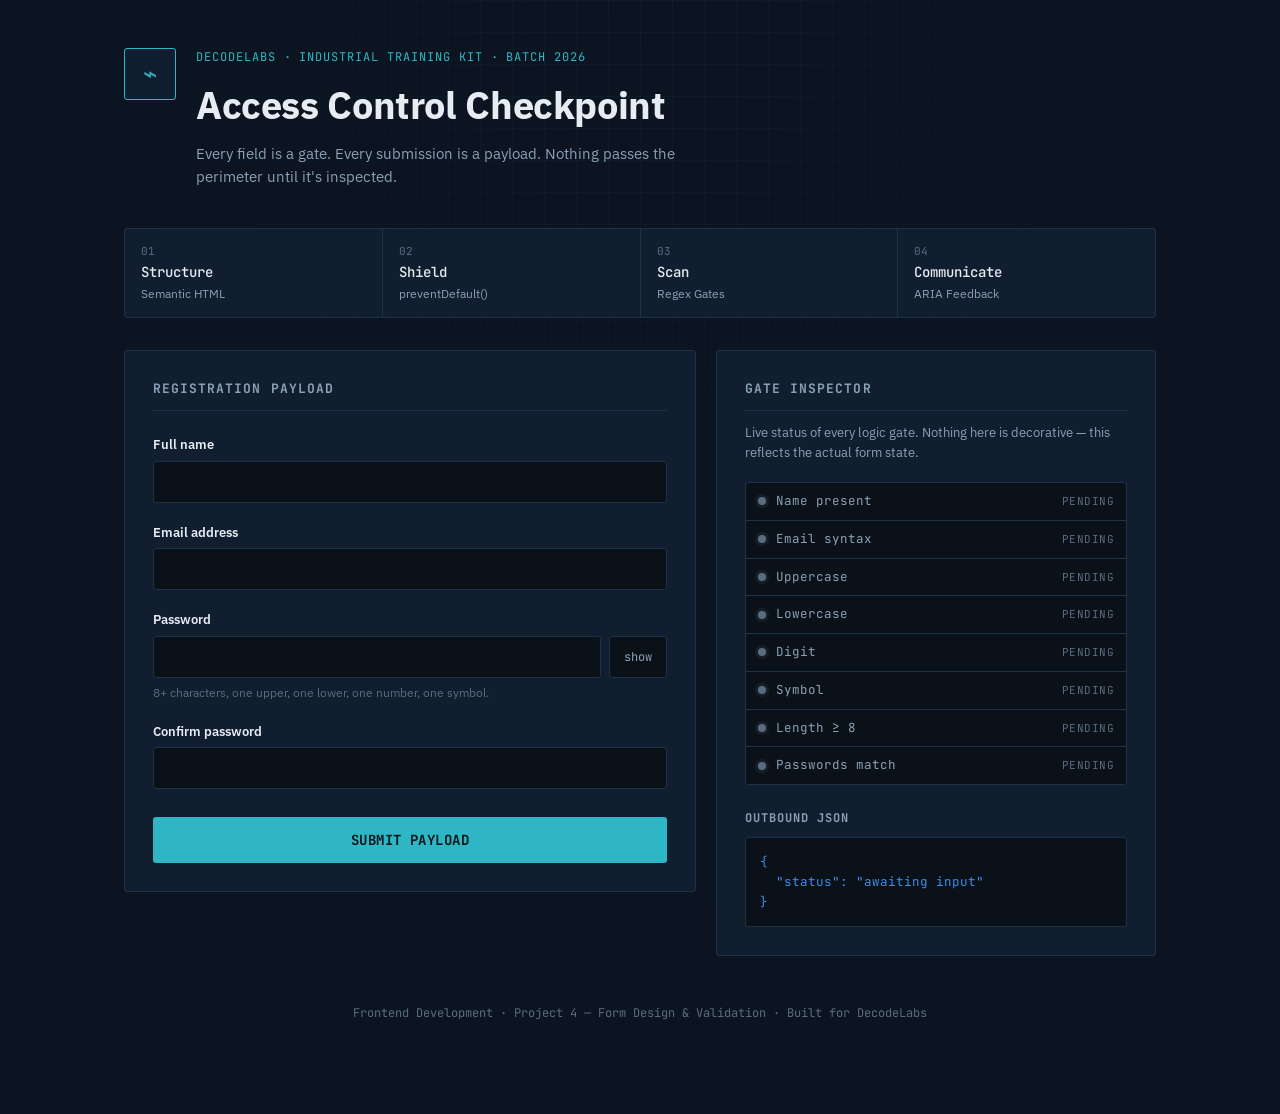
<file: Frontend_Development_P4/project4-form/index.html>
<!DOCTYPE html>
<html lang="en">
<head>
<meta charset="UTF-8">
<meta name="viewport" content="width=device-width, initial-scale=1.0">
<title>Access Control // Registration — DecodeLabs Project 4</title>
<link rel="preconnect" href="https://fonts.googleapis.com">
<link href="https://fonts.googleapis.com/css2?family=JetBrains+Mono:wght@400;500;700&family=IBM+Plex+Sans:wght@400;500;600;700&display=swap" rel="stylesheet">
<link rel="stylesheet" href="style.css">
</head>
<body>

<div class="grid-overlay" aria-hidden="true"></div>

<div class="wrap">

  <header class="masthead">
    <div class="masthead__mark" aria-hidden="true">⌁</div>
    <div class="masthead__text">
      <p class="eyebrow">DecodeLabs · Industrial Training Kit · Batch 2026</p>
      <h1>Access Control Checkpoint</h1>
      <p class="lede">Every field is a gate. Every submission is a payload. Nothing passes the perimeter until it's inspected.</p>
    </div>
  </header>

  <!-- Pipeline strip — mirrors the 4-phase architecture from the brief -->
  <ol class="pipeline" aria-label="Validation pipeline stages">
    <li class="pipeline__stage" data-stage="structure">
      <span class="pipeline__index">01</span>
      <span class="pipeline__label">Structure</span>
      <span class="pipeline__sub">Semantic HTML</span>
    </li>
    <li class="pipeline__stage" data-stage="shield">
      <span class="pipeline__index">02</span>
      <span class="pipeline__label">Shield</span>
      <span class="pipeline__sub">preventDefault()</span>
    </li>
    <li class="pipeline__stage" data-stage="scan">
      <span class="pipeline__index">03</span>
      <span class="pipeline__label">Scan</span>
      <span class="pipeline__sub">Regex Gates</span>
    </li>
    <li class="pipeline__stage" data-stage="communicate">
      <span class="pipeline__index">04</span>
      <span class="pipeline__label">Communicate</span>
      <span class="pipeline__sub">ARIA Feedback</span>
    </li>
  </ol>

  <main class="console">

    <!-- LEFT: the actual form -->
    <section class="checkpoint" aria-labelledby="form-heading">
      <h2 id="form-heading" class="checkpoint__title">Registration Payload</h2>

      <form id="access-form" novalidate>

        <div class="field" data-field="fullName">
          <label for="fullName">Full name</label>
          <input
            type="text"
            id="fullName"
            name="fullName"
            autocomplete="name"
            aria-describedby="fullName-error"
            aria-invalid="false"
            required
          >
          <p class="field__msg" id="fullName-error" role="alert"></p>
        </div>

        <div class="field" data-field="email">
          <label for="email">Email address</label>
          <input
            type="email"
            id="email"
            name="email"
            autocomplete="email"
            aria-describedby="email-error"
            aria-invalid="false"
            required
          >
          <p class="field__msg" id="email-error" role="alert"></p>
        </div>

        <div class="field" data-field="password">
          <label for="password">Password</label>
          <div class="field__input-row">
            <input
              type="password"
              id="password"
              name="password"
              autocomplete="new-password"
              aria-describedby="password-error password-hint"
              aria-invalid="false"
              required
            >
            <button type="button" class="reveal-btn" id="reveal-password" aria-pressed="false">
              <span class="reveal-btn__text">show</span>
            </button>
          </div>
          <p class="field__hint" id="password-hint">8+ characters, one upper, one lower, one number, one symbol.</p>
          <p class="field__msg" id="password-error" role="alert"></p>
        </div>

        <div class="field" data-field="confirmPassword">
          <label for="confirmPassword">Confirm password</label>
          <input
            type="password"
            id="confirmPassword"
            name="confirmPassword"
            autocomplete="new-password"
            aria-describedby="confirmPassword-error"
            aria-invalid="false"
            required
          >
          <p class="field__msg" id="confirmPassword-error" role="alert"></p>
        </div>

        <button type="submit" class="submit-btn" id="submit-btn">
          <span>Submit payload</span>
        </button>

        <!-- Polite live region: announces state changes without interrupting typing -->
        <p class="sr-live" id="form-status" role="status" aria-live="polite"></p>
      </form>
    </section>

    <!-- RIGHT: signature element — live gate inspector -->
    <aside class="inspector" aria-labelledby="inspector-heading">
      <h2 id="inspector-heading" class="inspector__title">Gate Inspector</h2>
      <p class="inspector__sub">Live status of every logic gate. Nothing here is decorative — this reflects the actual form state.</p>

      <ul class="gate-list" id="gate-list">
        <li class="gate" data-gate="fullName">
          <span class="gate__light" aria-hidden="true"></span>
          <span class="gate__name">Name present</span>
          <span class="gate__state">pending</span>
        </li>
        <li class="gate" data-gate="email">
          <span class="gate__light" aria-hidden="true"></span>
          <span class="gate__name">Email syntax</span>
          <span class="gate__state">pending</span>
        </li>
        <li class="gate" data-gate="passwordUpper">
          <span class="gate__light" aria-hidden="true"></span>
          <span class="gate__name">Uppercase</span>
          <span class="gate__state">pending</span>
        </li>
        <li class="gate" data-gate="passwordLower">
          <span class="gate__light" aria-hidden="true"></span>
          <span class="gate__name">Lowercase</span>
          <span class="gate__state">pending</span>
        </li>
        <li class="gate" data-gate="passwordDigit">
          <span class="gate__light" aria-hidden="true"></span>
          <span class="gate__name">Digit</span>
          <span class="gate__state">pending</span>
        </li>
        <li class="gate" data-gate="passwordSymbol">
          <span class="gate__light" aria-hidden="true"></span>
          <span class="gate__name">Symbol</span>
          <span class="gate__state">pending</span>
        </li>
        <li class="gate" data-gate="passwordLength">
          <span class="gate__light" aria-hidden="true"></span>
          <span class="gate__name">Length ≥ 8</span>
          <span class="gate__state">pending</span>
        </li>
        <li class="gate" data-gate="confirmPassword">
          <span class="gate__light" aria-hidden="true"></span>
          <span class="gate__name">Passwords match</span>
          <span class="gate__state">pending</span>
        </li>
      </ul>

      <div class="payload" aria-labelledby="payload-heading">
        <h3 id="payload-heading" class="payload__title">Outbound JSON</h3>
        <pre class="payload__body" id="payload-preview">{
  "status": "awaiting input"
}</pre>
      </div>
    </aside>

  </main>

  <!-- Success state, hidden until a valid submission fires -->
  <section class="receipt" id="receipt" hidden aria-labelledby="receipt-heading">
    <div class="receipt__stamp" aria-hidden="true">✓</div>
    <h2 id="receipt-heading">Payload approved &amp; transmitted</h2>
    <p>Every gate cleared inspection. Here is exactly what would leave the browser:</p>
    <pre class="receipt__json" id="receipt-json"></pre>
    <button type="button" class="submit-btn submit-btn--ghost" id="reset-btn">Run another payload</button>
  </section>

  <footer class="colophon">
    <p>Frontend Development · Project 4 — Form Design &amp; Validation · Built for DecodeLabs</p>
  </footer>

</div>

<script src="script.js"></script>
</body>
</html>
</file>
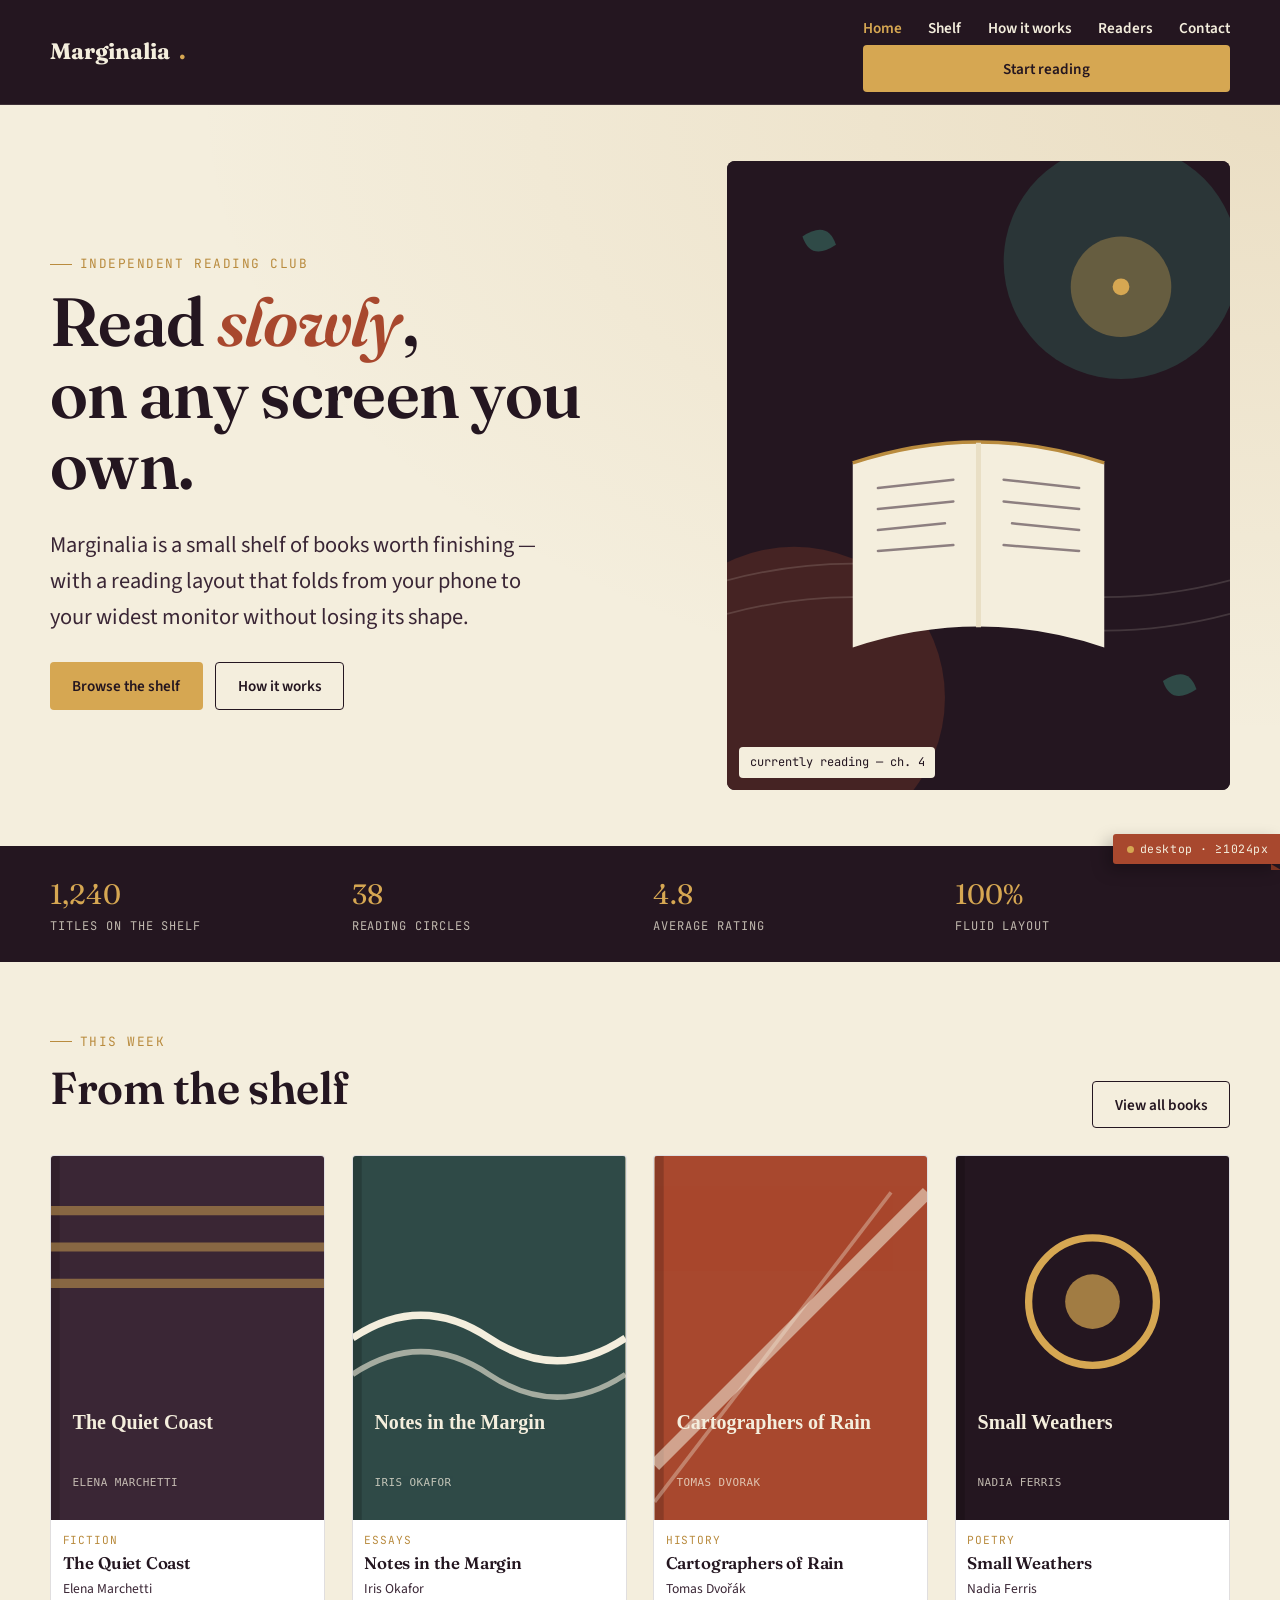
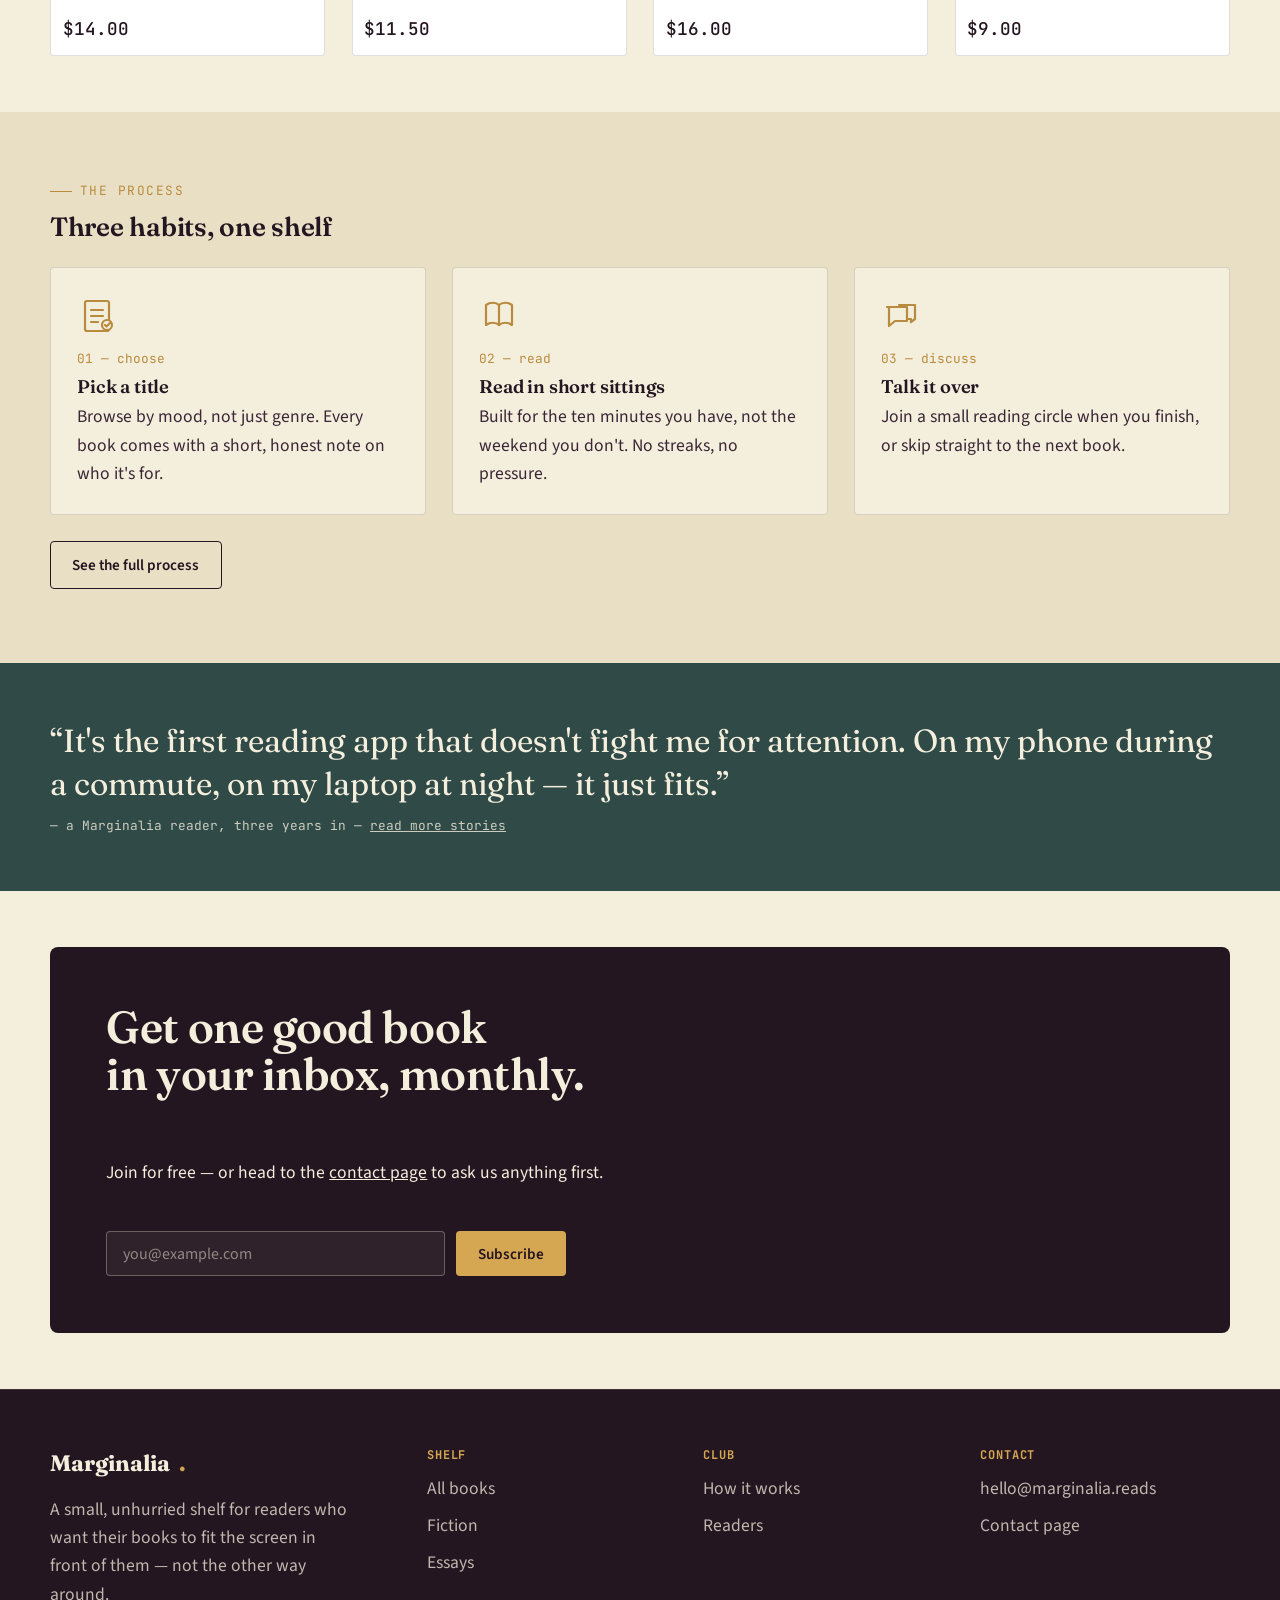
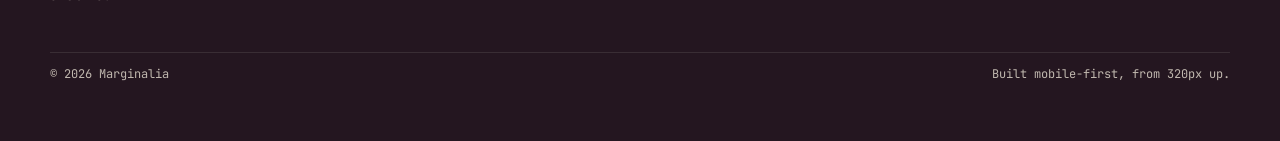
<file: Frontend_Project_02/Frontend_Project_02/index.html>
<!DOCTYPE html>
<html lang="en">
<head>
<meta charset="UTF-8">
<meta name="viewport" content="width=device-width, initial-scale=1">
<title>Marginalia — Read Slowly, Everywhere</title>
<link rel="icon" href="assets/images/favicon.svg" type="image/svg+xml">
<link rel="preconnect" href="https://fonts.googleapis.com">
<link href="https://fonts.googleapis.com/css2?family=Fraunces:opsz,wght@9..144,400;9..144,600;9..144,700&family=Source+Sans+3:wght@400;500;600;700&family=JetBrains+Mono:wght@400;500&display=swap" rel="stylesheet">
<link rel="stylesheet" href="assets/css/style.css">
</head>
<body>

<header class="site">
  <div class="wrap header-inner">
    <a href="index.html" class="logo">Marginalia<span class="dot">.</span></a>
    <button class="nav-trigger" popovertarget="site-nav" aria-label="Open menu">
      <svg viewBox="0 0 24 24" fill="none" stroke="currentColor" stroke-width="2" stroke-linecap="round"><line x1="3" y1="6" x2="21" y2="6"/><line x1="3" y1="12" x2="21" y2="12"/><line x1="3" y1="18" x2="21" y2="18"/></svg>
    </button>
    <div id="site-nav" popover>
      <div class="nav-panel-head">
        <span class="logo">Menu</span>
        <button class="nav-close" popovertarget="site-nav" popovertargetaction="hide" aria-label="Close menu">&times;</button>
      </div>
      <ul class="nav-links">
        <li><a href="index.html" aria-current="page">Home</a></li>
        <li><a href="shelf.html">Shelf</a></li>
        <li><a href="how-it-works.html">How it works</a></li>
        <li><a href="readers.html">Readers</a></li>
        <li><a href="contact.html">Contact</a></li>
      </ul>
      <div class="nav-cta"><a href="contact.html" class="btn btn-brass" style="width:100%">Start reading</a></div>
    </div>
  </div>
</header>

<main id="top">

  <section class="hero">
    <div class="wrap">
      <div>
        <p class="eyebrow">Independent reading club</p>
        <h1>Read <em>slowly</em>,<br>on any screen you own.</h1>
        <p class="lead">Marginalia is a small shelf of books worth finishing — with a reading layout that folds from your phone to your widest monitor without losing its shape.</p>
        <div class="hero-actions">
          <a href="shelf.html" class="btn btn-brass">Browse the shelf</a>
          <a href="how-it-works.html" class="btn btn-outline">How it works</a>
        </div>
      </div>
      <div class="hero-figure">
        <img src="assets/images/hero-reader.svg" alt="Illustration of an open book glowing under a reading lamp">
        <span class="hero-tag">currently reading &mdash; ch. 4</span>
      </div>
    </div>
  </section>

  <section class="stats">
    <div class="wrap">
      <div class="stat"><div class="num">1,240</div><div class="label">titles on the shelf</div></div>
      <div class="stat"><div class="num">38</div><div class="label">reading circles</div></div>
      <div class="stat"><div class="num">4.8</div><div class="label">average rating</div></div>
      <div class="stat"><div class="num">100%</div><div class="label">fluid layout</div></div>
    </div>
  </section>

  <section class="section" id="shelf">
    <div class="wrap">
      <div class="section-head">
        <div>
          <p class="eyebrow">This week</p>
          <h2>From the shelf</h2>
        </div>
        <a href="shelf.html" class="btn btn-outline">View all books</a>
      </div>

      <div class="shelf">
        <article class="book-card">
          <div class="book-cover"><img src="assets/images/book-1.svg" alt="Cover of The Quiet Coast"></div>
          <div class="book-body"><span class="kind">Fiction</span><h3>The Quiet Coast</h3><p class="author">Elena Marchetti</p><span class="price">$14.00</span></div>
        </article>
        <article class="book-card">
          <div class="book-cover"><img src="assets/images/book-2.svg" alt="Cover of Notes in the Margin"></div>
          <div class="book-body"><span class="kind">Essays</span><h3>Notes in the Margin</h3><p class="author">Iris Okafor</p><span class="price">$11.50</span></div>
        </article>
        <article class="book-card">
          <div class="book-cover"><img src="assets/images/book-3.svg" alt="Cover of Cartographers of Rain"></div>
          <div class="book-body"><span class="kind">History</span><h3>Cartographers of Rain</h3><p class="author">Tomas Dvořák</p><span class="price">$16.00</span></div>
        </article>
        <article class="book-card">
          <div class="book-cover"><img src="assets/images/book-4.svg" alt="Cover of Small Weathers"></div>
          <div class="book-body"><span class="kind">Poetry</span><h3>Small Weathers</h3><p class="author">Nadia Ferris</p><span class="price">$9.00</span></div>
        </article>
      </div>
    </div>
  </section>

  <section class="section how">
    <div class="wrap">
      <p class="eyebrow">The process</p>
      <h2>Three habits, one shelf</h2>
      <div class="steps" style="margin-top: var(--space-m)">
        <div class="step">
          <img src="assets/images/icon-choose.svg" alt="">
          <div class="mark">01 — choose</div>
          <h3>Pick a title</h3>
          <p>Browse by mood, not just genre. Every book comes with a short, honest note on who it's for.</p>
        </div>
        <div class="step">
          <img src="assets/images/icon-read.svg" alt="">
          <div class="mark">02 — read</div>
          <h3>Read in short sittings</h3>
          <p>Built for the ten minutes you have, not the weekend you don't. No streaks, no pressure.</p>
        </div>
        <div class="step">
          <img src="assets/images/icon-discuss.svg" alt="">
          <div class="mark">03 — discuss</div>
          <h3>Talk it over</h3>
          <p>Join a small reading circle when you finish, or skip straight to the next book.</p>
        </div>
      </div>
      <p style="margin-top: var(--space-m)"><a href="how-it-works.html" class="btn btn-outline">See the full process</a></p>
    </div>
  </section>

  <section class="section quote">
    <div class="wrap">
      <blockquote>
        &ldquo;It's the first reading app that doesn't fight me for attention. On my phone during a commute, on my laptop at night &mdash; it just fits.&rdquo;
        <cite>— a Marginalia reader, three years in — <a href="readers.html" style="color:inherit; text-decoration: underline;">read more stories</a></cite>
      </blockquote>
    </div>
  </section>

  <section class="section subscribe">
    <div class="wrap">
      <h2>Get one good book<br>in your inbox, monthly.</h2>
      <p>Join for free — or head to the <a href="contact.html" style="text-decoration:underline;">contact page</a> to ask us anything first.</p>
      <form class="sub-form" action="contact.html">
        <label for="email" style="position:absolute; width:1px; height:1px; overflow:hidden; clip:rect(0 0 0 0);">Email address</label>
        <input id="email" name="email" type="email" placeholder="you@example.com" required>
        <button type="submit" class="btn btn-brass">Subscribe</button>
      </form>
    </div>
  </section>

</main>

<footer class="site">
  <div class="wrap footer-grid">
    <div>
      <a href="index.html" class="logo" style="color: var(--parchment)">Marginalia<span class="dot">.</span></a>
      <p style="max-width: 34ch; margin-top: 0.8em;">A small, unhurried shelf for readers who want their books to fit the screen in front of them — not the other way around.</p>
    </div>
    <div><h4>Shelf</h4><ul><li><a href="shelf.html">All books</a></li><li><a href="shelf.html">Fiction</a></li><li><a href="shelf.html">Essays</a></li></ul></div>
    <div><h4>Club</h4><ul><li><a href="how-it-works.html">How it works</a></li><li><a href="readers.html">Readers</a></li></ul></div>
    <div><h4>Contact</h4><ul><li><a href="mailto:hello@marginalia.reads">hello@marginalia.reads</a></li><li><a href="contact.html">Contact page</a></li></ul></div>
  </div>
  <div class="wrap footer-bottom">
    <span>&copy; 2026 Marginalia</span>
    <span>Built mobile-first, from 320px up.</span>
  </div>
</footer>

<div class="bp-ribbon" aria-hidden="true"><span class="dot"></span><span id="bpLabel">mobile · &lt;768px</span></div>

<script src="assets/js/main.js"></script>
</body>
</html>
</file>
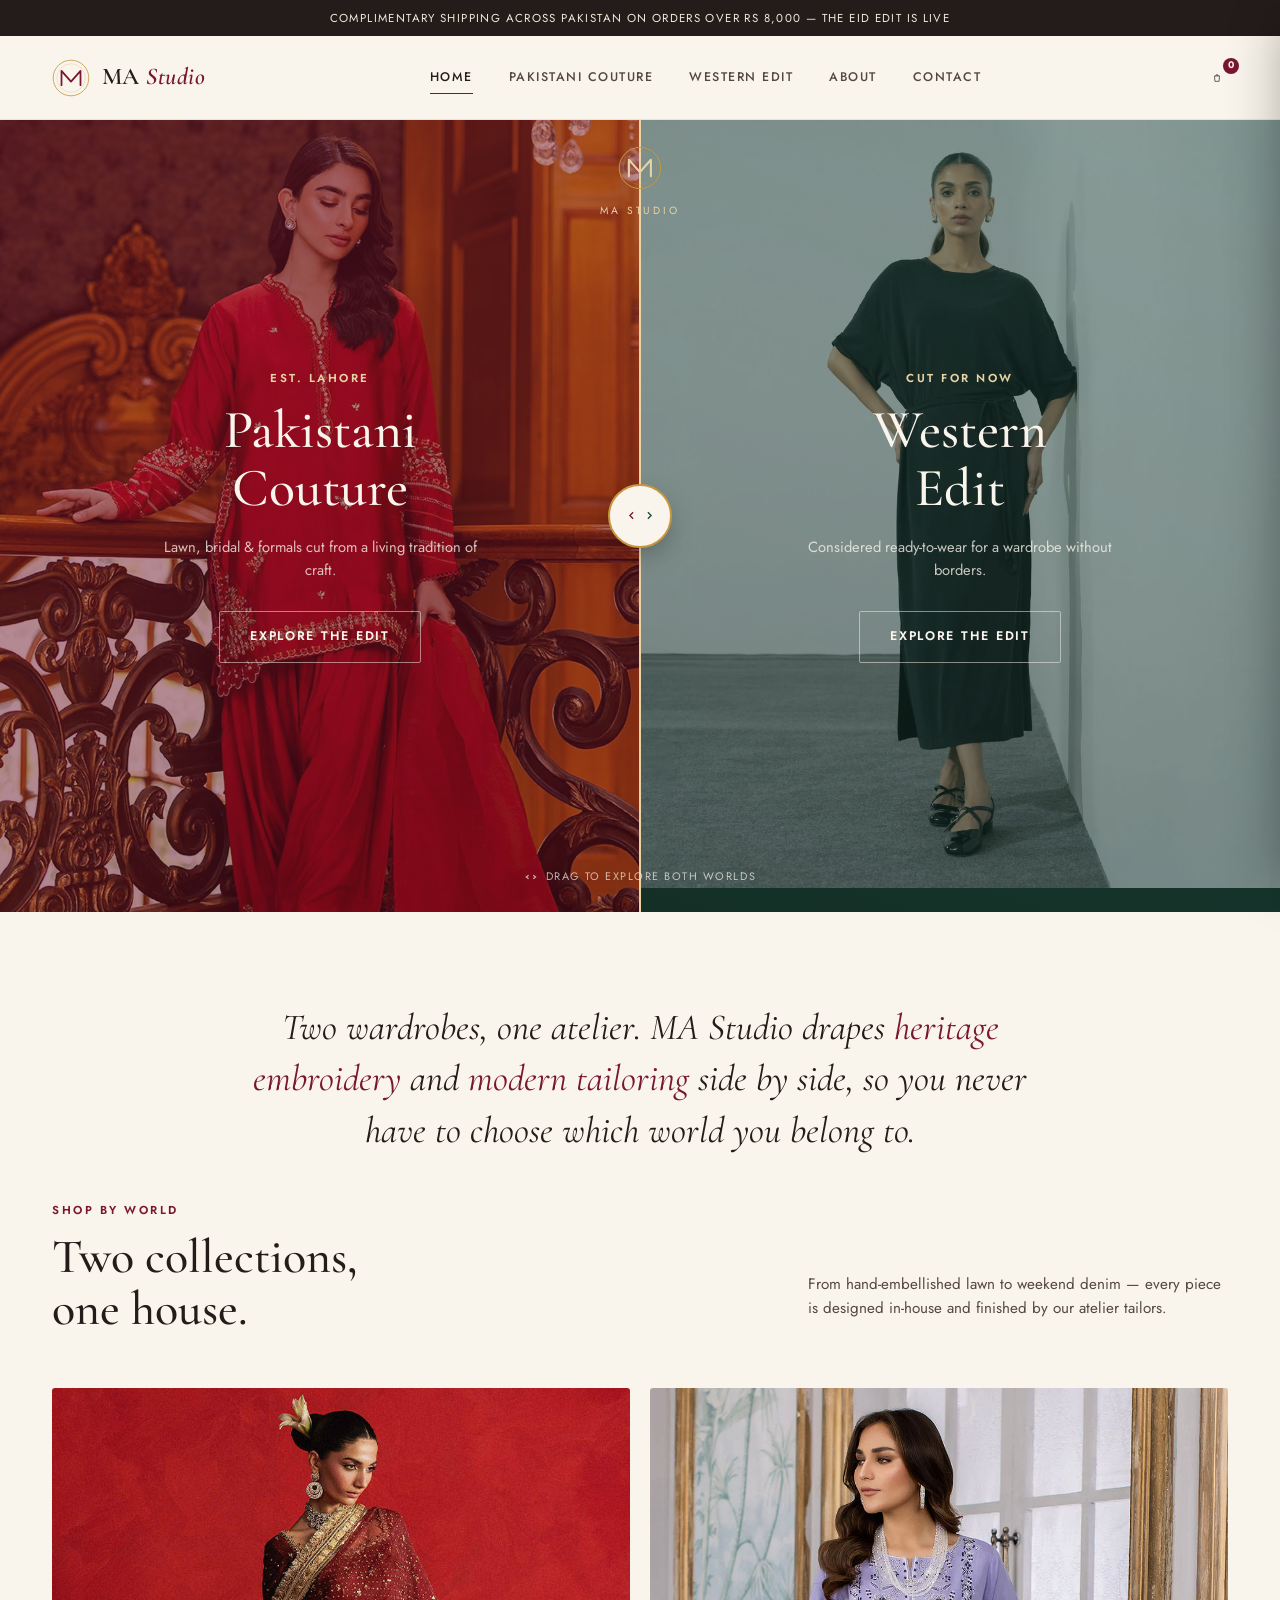
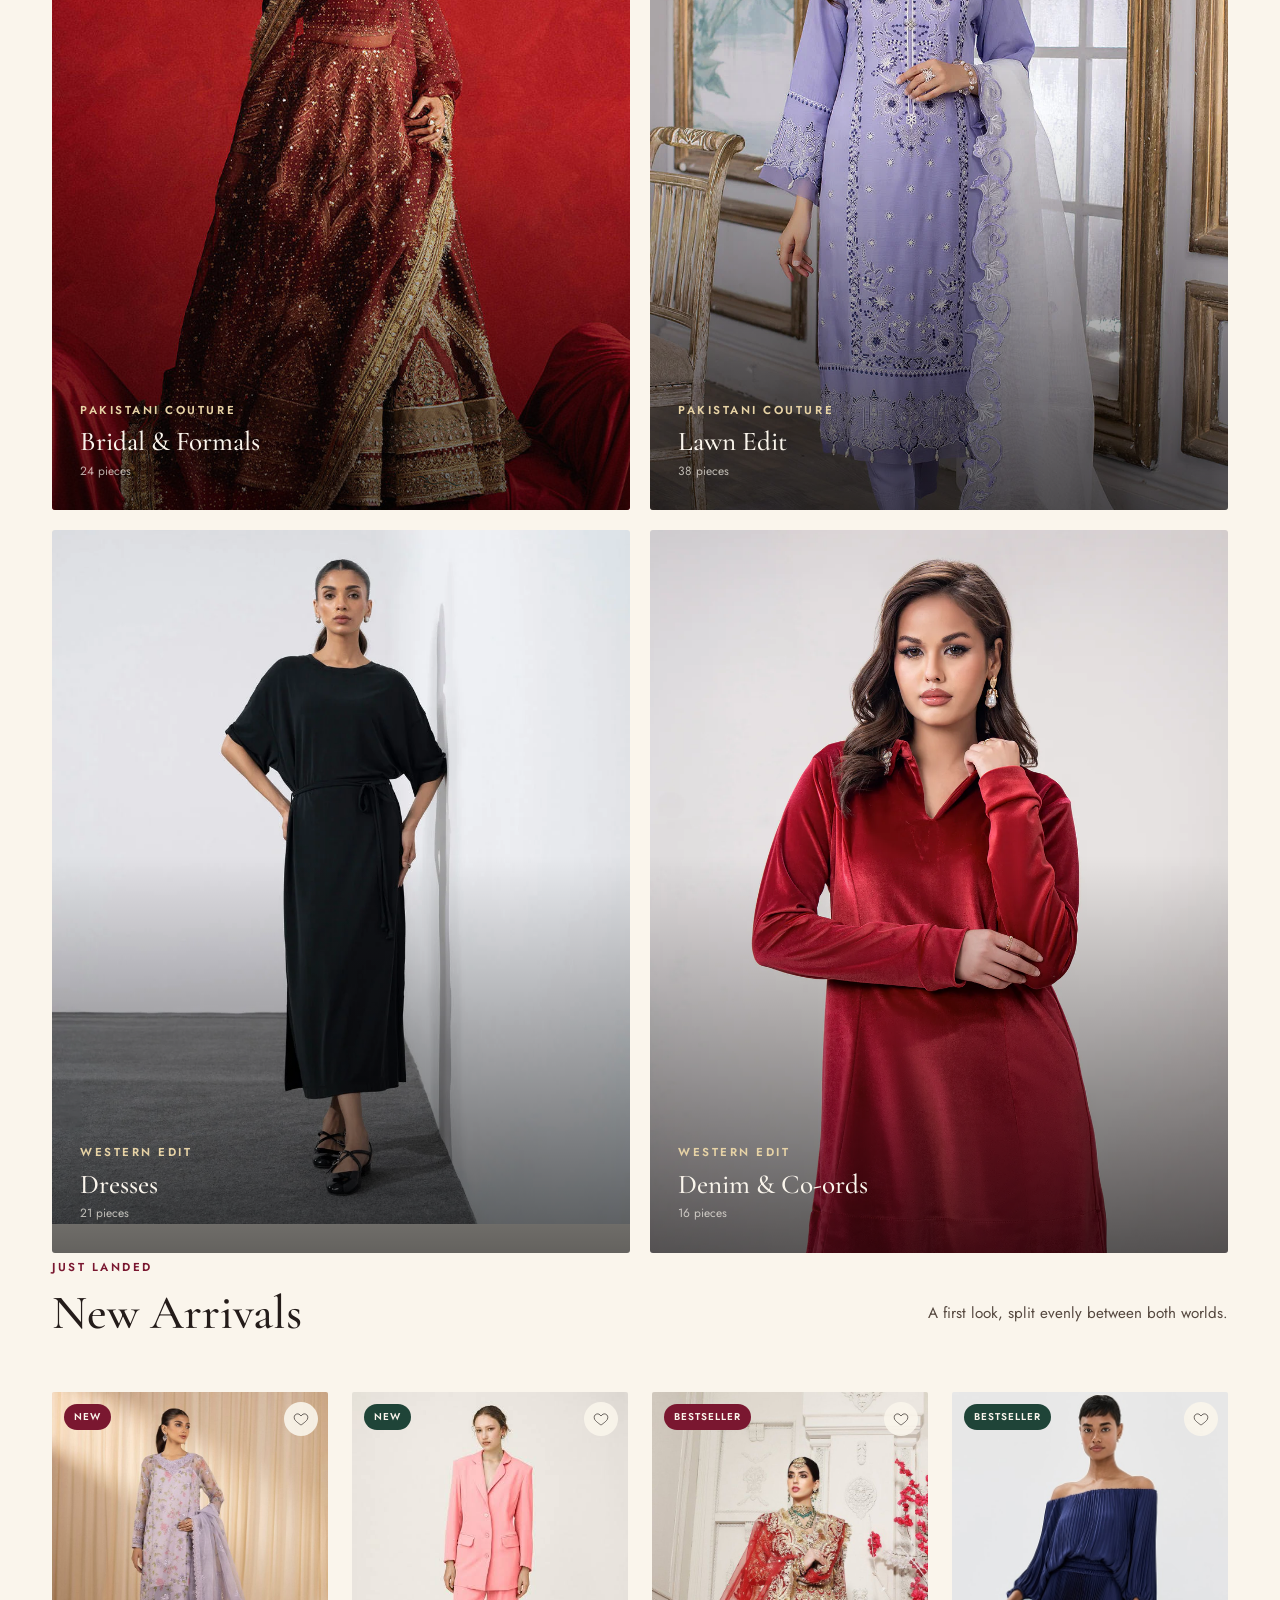
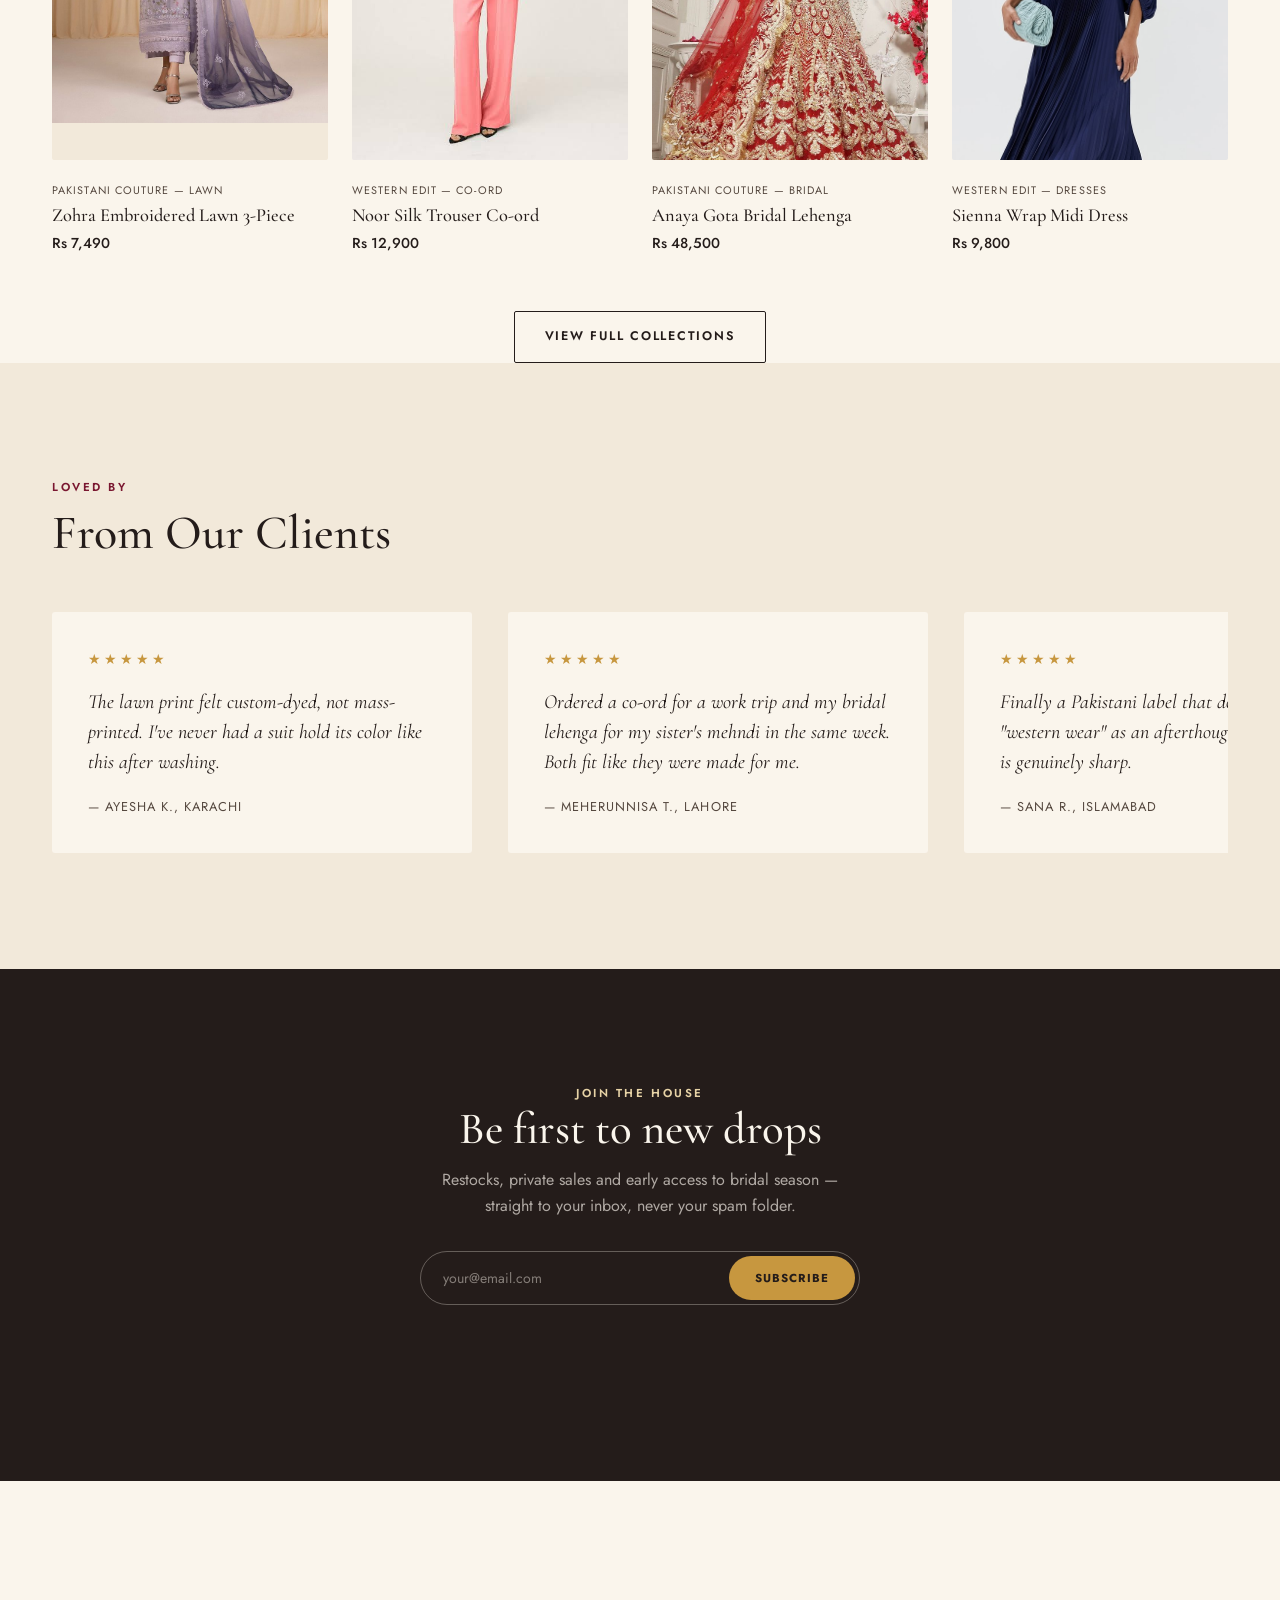
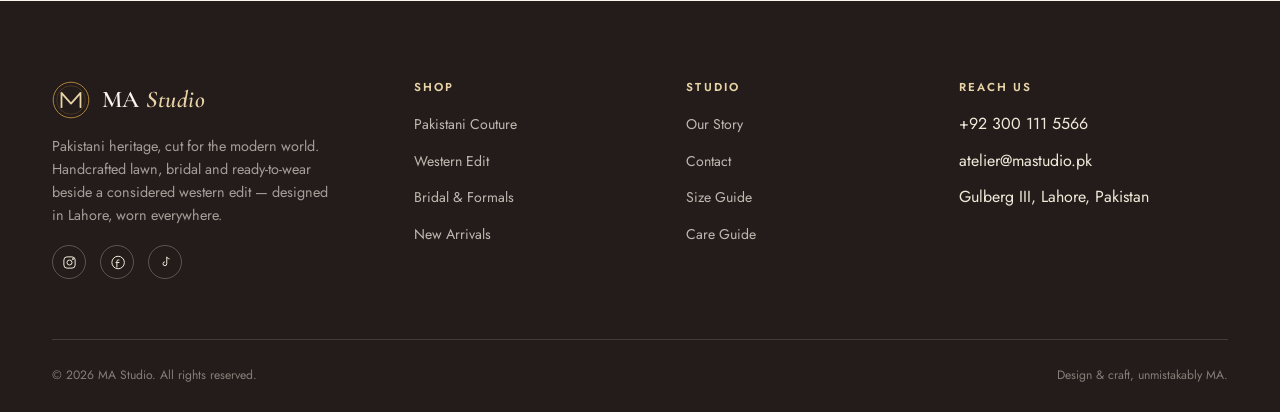
<file: Project03_MA-Studio-Website/ma-studio/index.html>
<!DOCTYPE html>
<html lang="en">
<head>
<meta charset="UTF-8">
<meta name="viewport" content="width=device-width, initial-scale=1.0">
<title>MA Studio — Pakistani Couture & Western Edit</title>
<meta name="description" content="MA Studio: handcrafted Pakistani lawn, bridal and formal wear alongside a considered Western ready-to-wear edit.">
<link rel="icon" href="images/logo-mark.svg" type="image/svg+xml">
<link rel="stylesheet" href="css/style.css">
<link rel="stylesheet" href="css/pages.css">
</head>
<body>

<header class="site-header">
  <div class="announce">Complimentary shipping across Pakistan on orders over Rs 8,000 — the Eid Edit is live</div>
  <div class="header-inner">
    <a href="index.html" class="logo">
      <img src="images/logo-mark.svg" class="logo-mark" alt="MA Studio monogram">
      <span class="logo-text">MA <em>Studio</em></span>
    </a>
    <nav class="main-nav">
      <a href="index.html" class="active">Home</a>
      <a href="pakistani.html">Pakistani Couture</a>
      <a href="western.html">Western Edit</a>
      <a href="about.html">About</a>
      <a href="contact.html">Contact</a>
    </nav>
    <div class="header-actions">
      <button class="icon-btn cart-open" aria-label="Open cart" type="button">
        <svg viewBox="0 0 24 24" fill="none" stroke="currentColor" stroke-width="1.6"><path d="M6 7h12l-1 13H7L6 7Z"/><path d="M9 7a3 3 0 0 1 6 0"/></svg>
        <span class="cart-count">0</span>
      </button>
    </div>
    <button class="nav-toggle" aria-label="Menu" aria-expanded="false" type="button"><span></span><span></span><span></span></button>
  </div>
</header>

<!-- ============ HERO — drag the divider between two worlds ============ -->
<section class="hero" style="padding:0;">
  <div class="hero-side pk">
    <div class="hero-pattern"><img src="images/22.avif" alt="" aria-hidden="true"></div>
    <div class="hero-copy">
      <span class="eyebrow on-dark">Est. Lahore</span>
      <h2>Pakistani<br>Couture</h2>
      <p>Lawn, bridal & formals cut from a living tradition of craft.</p>
      <a href="pakistani.html" class="btn btn-ghost on-dark">Explore the Edit</a>
    </div>
  </div>
  <div class="hero-side wn">
    <div class="hero-pattern"><img src="images/19.webp" alt="" aria-hidden="true"></div>
    <div class="hero-copy">
      <span class="eyebrow on-dark" style="color:#E7D3A6">Cut for now</span>
      <h2>Western<br>Edit</h2>
      <p>Considered ready-to-wear for a wardrobe without borders.</p>
      <a href="western.html" class="btn btn-ghost on-dark">Explore the Edit</a>
    </div>
  </div>
  <div class="hero-center-mark">
    <img src="images/logo-mark-dark.svg" class="logo-mark" alt="">
    <span>MA Studio</span>
  </div>
  <div class="hero-divider" tabindex="0" role="slider" aria-label="Reveal Pakistani or Western collection" aria-valuemin="22" aria-valuemax="78" aria-valuenow="50">
    <div class="hero-divider-line"></div>
    <div class="hero-handle">
      <svg viewBox="0 0 24 24" fill="none" stroke="#7A1730" stroke-width="2.4"><path d="M15 6l-6 6 6 6"/></svg>
      <svg viewBox="0 0 24 24" fill="none" stroke="#1F4438" stroke-width="2.4"><path d="M9 6l6 6-6 6"/></svg>
    </div>
  </div>
  <div class="hero-hint">
    <svg viewBox="0 0 24 24" fill="none" stroke="currentColor" stroke-width="2"><path d="M8 9l-4 3 4 3M16 9l4 3-4 3"/></svg>
    Drag to explore both worlds
  </div>
</section>

<!-- ============ STATEMENT ============ -->
<section class="statement wrap reveal">
  <p>Two wardrobes, one atelier. MA Studio drapes <em>heritage embroidery</em> and <em>modern tailoring</em> side by side, so you never have to choose which world you belong to.</p>
</section>

<!-- ============ SHOP BY WORLD ============ -->
<section class="wrap">
  <div class="section-head reveal">
    <div>
      <span class="eyebrow">Shop by World</span>
      <h2>Two collections, <br>one house.</h2>
    </div>
    <p>From hand-embellished lawn to weekend denim — every piece is designed in-house and finished by our atelier tailors.</p>
  </div>
  <div class="cat-grid">
    <a href="pakistani.html" class="cat-card reveal">
      <div class="cat-art"><img src="images/17.jpeg" alt="Pakistani bridal and formal wear"></div>
      <div class="cat-shade"></div>
      <div class="cat-info">
        <span class="eyebrow">Pakistani Couture</span>
        <h3>Bridal & Formals</h3>
        <span class="cnt">24 pieces</span>
      </div>
    </a>
    <a href="pakistani.html" class="cat-card reveal">
      <div class="cat-art"><img src="images/18.webp" alt="Pakistani lawn suits"></div>
      <div class="cat-shade"></div>
      <div class="cat-info">
        <span class="eyebrow">Pakistani Couture</span>
        <h3>Lawn Edit</h3>
        <span class="cnt">38 pieces</span>
      </div>
    </a>
    <a href="western.html" class="cat-card reveal">
      <div class="cat-art"><img src="images/19.webp" alt="Western dresses"></div>
      <div class="cat-shade"></div>
      <div class="cat-info">
        <span class="eyebrow">Western Edit</span>
        <h3>Dresses</h3>
        <span class="cnt">21 pieces</span>
      </div>
    </a>
    <a href="western.html" class="cat-card reveal">
      <div class="cat-art"><img src="images/20.webp" alt="Western denim co-ords"></div>
      <div class="cat-shade"></div>
      <div class="cat-info">
        <span class="eyebrow">Western Edit</span>
        <h3>Denim & Co-ords</h3>
        <span class="cnt">16 pieces</span>
      </div>
    </a>
  </div>
</section>

<!-- ============ NEW ARRIVALS ============ -->
<section class="wrap">
  <div class="section-head reveal">
    <div>
      <span class="eyebrow">Just Landed</span>
      <h2>New Arrivals</h2>
    </div>
    <p>A first look, split evenly between both worlds.</p>
  </div>
  <div class="product-grid" id="home-grid">

    <article class="product-card reveal" data-name="Zohra Embroidered Lawn 3-Piece" data-price="7490" data-cat="Pakistani Couture" data-img="images/pk-lawn.svg">
      <div class="product-figure">
        <span class="product-tag">New</span>
        <button class="wish-btn" aria-label="Add to wishlist" type="button"><svg viewBox="0 0 24 24"><path d="M12 21s-7-4.35-9.5-8.36C.86 9.28 2 5.5 5.5 4.5 8 3.8 10 5 12 7.5 14 5 16 3.8 18.5 4.5 22 5.5 23.14 9.28 21.5 12.64 19 16.65 12 21 12 21z"/></svg></button>
        <img src="images/4.jpg" alt="Zohra Embroidered Lawn 3-Piece">
        <div class="quick-add"><button type="button" class="add-to-bag">Quick Add — Rs 7,490</button></div>
      </div>
      <div class="product-body">
        <span class="p-cat">Pakistani Couture — Lawn</span>
        <h4 class="p-name">Zohra Embroidered Lawn 3-Piece</h4>
        <div class="p-price">Rs 7,490</div>
      </div>
    </article>

    <article class="product-card reveal" data-name="Noor Silk Trouser Co-ord" data-price="12900" data-cat="Western Edit" data-img="images/wn-coord.svg">
      <div class="product-figure">
        <span class="product-tag" style="background:#1F4438">New</span>
        <button class="wish-btn" aria-label="Add to wishlist" type="button"><svg viewBox="0 0 24 24"><path d="M12 21s-7-4.35-9.5-8.36C.86 9.28 2 5.5 5.5 4.5 8 3.8 10 5 12 7.5 14 5 16 3.8 18.5 4.5 22 5.5 23.14 9.28 21.5 12.64 19 16.65 12 21 12 21z"/></svg></button>
        <img src="images/13.jpg" alt="Noor Silk Trouser Co-ord">
        <div class="quick-add"><button type="button" class="add-to-bag" style="background:#1F4438">Quick Add — Rs 12,900</button></div>
      </div>
      <div class="product-body">
        <span class="p-cat">Western Edit — Co-ord</span>
        <h4 class="p-name">Noor Silk Trouser Co-ord</h4>
        <div class="p-price">Rs 12,900</div>
      </div>
    </article>

    <article class="product-card reveal" data-name="Anaya Gota Bridal Lehenga" data-price="48500" data-cat="Pakistani Couture" data-img="images/pk-bridal.svg">
      <div class="product-figure">
        <span class="product-tag">Bestseller</span>
        <button class="wish-btn" aria-label="Add to wishlist" type="button"><svg viewBox="0 0 24 24"><path d="M12 21s-7-4.35-9.5-8.36C.86 9.28 2 5.5 5.5 4.5 8 3.8 10 5 12 7.5 14 5 16 3.8 18.5 4.5 22 5.5 23.14 9.28 21.5 12.64 19 16.65 12 21 12 21z"/></svg></button>
        <img src="images/3.jpg" alt="Anaya Gota Bridal Lehenga">
        <div class="quick-add"><button type="button" class="add-to-bag">Quick Add — Rs 48,500</button></div>
      </div>
      <div class="product-body">
        <span class="p-cat">Pakistani Couture — Bridal</span>
        <h4 class="p-name">Anaya Gota Bridal Lehenga</h4>
        <div class="p-price">Rs 48,500</div>
      </div>
    </article>

    <article class="product-card reveal" data-name="Sienna Wrap Midi Dress" data-price="9800" data-cat="Western Edit" data-img="images/wn-slip.svg">
      <div class="product-figure">
        <span class="product-tag" style="background:#1F4438">Bestseller</span>
        <button class="wish-btn" aria-label="Add to wishlist" type="button"><svg viewBox="0 0 24 24"><path d="M12 21s-7-4.35-9.5-8.36C.86 9.28 2 5.5 5.5 4.5 8 3.8 10 5 12 7.5 14 5 16 3.8 18.5 4.5 22 5.5 23.14 9.28 21.5 12.64 19 16.65 12 21 12 21z"/></svg></button>
        <img src="images/21.jpg" alt="Sienna Wrap Midi Dress">
        <div class="quick-add"><button type="button" class="add-to-bag" style="background:#1F4438">Quick Add — Rs 9,800</button></div>
      </div>
      <div class="product-body">
        <span class="p-cat">Western Edit — Dresses</span>
        <h4 class="p-name">Sienna Wrap Midi Dress</h4>
        <div class="p-price">Rs 9,800</div>
      </div>
    </article>

  </div>
  <div class="load-more reveal">
    <a href="pakistani.html" class="btn btn-ghost">View Full Collections</a>
  </div>
</section>

<!-- ============ TESTIMONIALS ============ -->
<section class="testimonials">
  <div class="wrap">
    <div class="section-head reveal">
      <div><span class="eyebrow">Loved By</span><h2>From Our Clients</h2></div>
    </div>
    <div class="t-track reveal">
      <div class="t-card">
        <div class="t-stars">★★★★★</div>
        <p>The lawn print felt custom-dyed, not mass-printed. I've never had a suit hold its color like this after washing.</p>
        <div class="t-name">— Ayesha K., Karachi</div>
      </div>
      <div class="t-card">
        <div class="t-stars">★★★★★</div>
        <p>Ordered a co-ord for a work trip and my bridal lehenga for my sister's mehndi in the same week. Both fit like they were made for me.</p>
        <div class="t-name">— Meherunnisa T., Lahore</div>
      </div>
      <div class="t-card">
        <div class="t-stars">★★★★★</div>
        <p>Finally a Pakistani label that doesn't treat "western wear" as an afterthought. The tailoring is genuinely sharp.</p>
        <div class="t-name">— Sana R., Islamabad</div>
      </div>
      <div class="t-card">
        <div class="t-stars">★★★★★</div>
        <p>Customer care sorted a size exchange in two days flat. I keep coming back for the finishing alone.</p>
        <div class="t-name">— Hira M., Toronto</div>
      </div>
    </div>
  </div>
</section>

<!-- ============ NEWSLETTER ============ -->
<section class="newsletter">
  <div class="wrap">
    <span class="eyebrow on-dark">Join The House</span>
    <h2>Be first to new drops</h2>
    <p>Restocks, private sales and early access to bridal season — straight to your inbox, never your spam folder.</p>
    <form class="nl-form" novalidate>
      <input type="email" placeholder="your@email.com" aria-label="Email address" required>
      <button type="submit">Subscribe</button>
    </form>
    <p class="nl-msg" role="status"></p>
  </div>
</section>

<footer class="site-footer">
  <div class="wrap">
    <div class="footer-grid">
      <div class="footer-brand">
        <a href="index.html" class="logo"><img src="images/logo-mark-dark.svg" class="logo-mark" alt="MA Studio"><span class="logo-text">MA <em>Studio</em></span></a>
        <p>Pakistani heritage, cut for the modern world. Handcrafted lawn, bridal and ready-to-wear beside a considered western edit — designed in Lahore, worn everywhere.</p>
        <div class="footer-social">
          <a href="#" aria-label="Instagram"><svg viewBox="0 0 24 24" fill="none" stroke="currentColor" stroke-width="1.6"><rect x="3" y="3" width="18" height="18" rx="5"/><circle cx="12" cy="12" r="4"/><circle cx="17.5" cy="6.5" r="1"/></svg></a>
          <a href="#" aria-label="Facebook"><svg viewBox="0 0 24 24" fill="none" stroke="currentColor" stroke-width="1.6"><path d="M15 8h-2a2 2 0 0 0-2 2v10M9 12h6"/><path d="M13 2a10 10 0 1 0 0 20 10 10 0 0 0 0-20Z"/></svg></a>
          <a href="#" aria-label="TikTok"><svg viewBox="0 0 24 24" fill="none" stroke="currentColor" stroke-width="1.6"><path d="M14 3v11a3 3 0 1 1-3-3"/><path d="M14 3c1 2 2.5 3 4.5 3.2"/></svg></a>
        </div>
      </div>
      <div class="footer-col">
        <h4>Shop</h4>
        <ul>
          <li><a href="pakistani.html">Pakistani Couture</a></li>
          <li><a href="western.html">Western Edit</a></li>
          <li><a href="pakistani.html#filter-bridal">Bridal &amp; Formals</a></li>
          <li><a href="western.html">New Arrivals</a></li>
        </ul>
      </div>
      <div class="footer-col">
        <h4>Studio</h4>
        <ul>
          <li><a href="about.html">Our Story</a></li>
          <li><a href="contact.html">Contact</a></li>
          <li><a href="contact.html#faq">Size Guide</a></li>
          <li><a href="contact.html#faq">Care Guide</a></li>
        </ul>
      </div>
      <div class="footer-col">
        <h4>Reach Us</h4>
        <ul>
          <li>+92 300 111 5566</li>
          <li>atelier@mastudio.pk</li>
          <li>Gulberg III, Lahore, Pakistan</li>
        </ul>
      </div>
    </div>
    <div class="footer-bottom">
      <span>© <span class="year"></span> MA Studio. All rights reserved.</span>
      <span>Design &amp; craft, unmistakably MA.</span>
    </div>
  </div>
</footer>

<div class="overlay"></div>
<aside class="cart-drawer">
  <div class="cart-head">
    <h3>Your Bag</h3>
    <button class="cart-close" aria-label="Close cart" type="button">
      <svg viewBox="0 0 24 24" fill="none" stroke="currentColor" stroke-width="1.6"><path d="M6 6l12 12M18 6L6 18"/></svg>
    </button>
  </div>
  <div class="cart-items"><p class="cart-empty">Your bag is empty. Time to fix that.</p></div>
  <div class="cart-foot">
    <div class="cart-subtotal"><span>Subtotal</span><span class="amt">Rs 0</span></div>
    <button class="btn btn-wine">Checkout</button>
    <p class="tiny-note">Shipping &amp; taxes calculated at checkout.</p>
  </div>
</aside>
<button class="to-top" aria-label="Back to top"><svg viewBox="0 0 24 24" fill="none" stroke="currentColor" stroke-width="2"><path d="M12 19V5M5 12l7-7 7 7"/></svg></button>

<script src="js/script.js"></script>
</body>
</html>
</file>
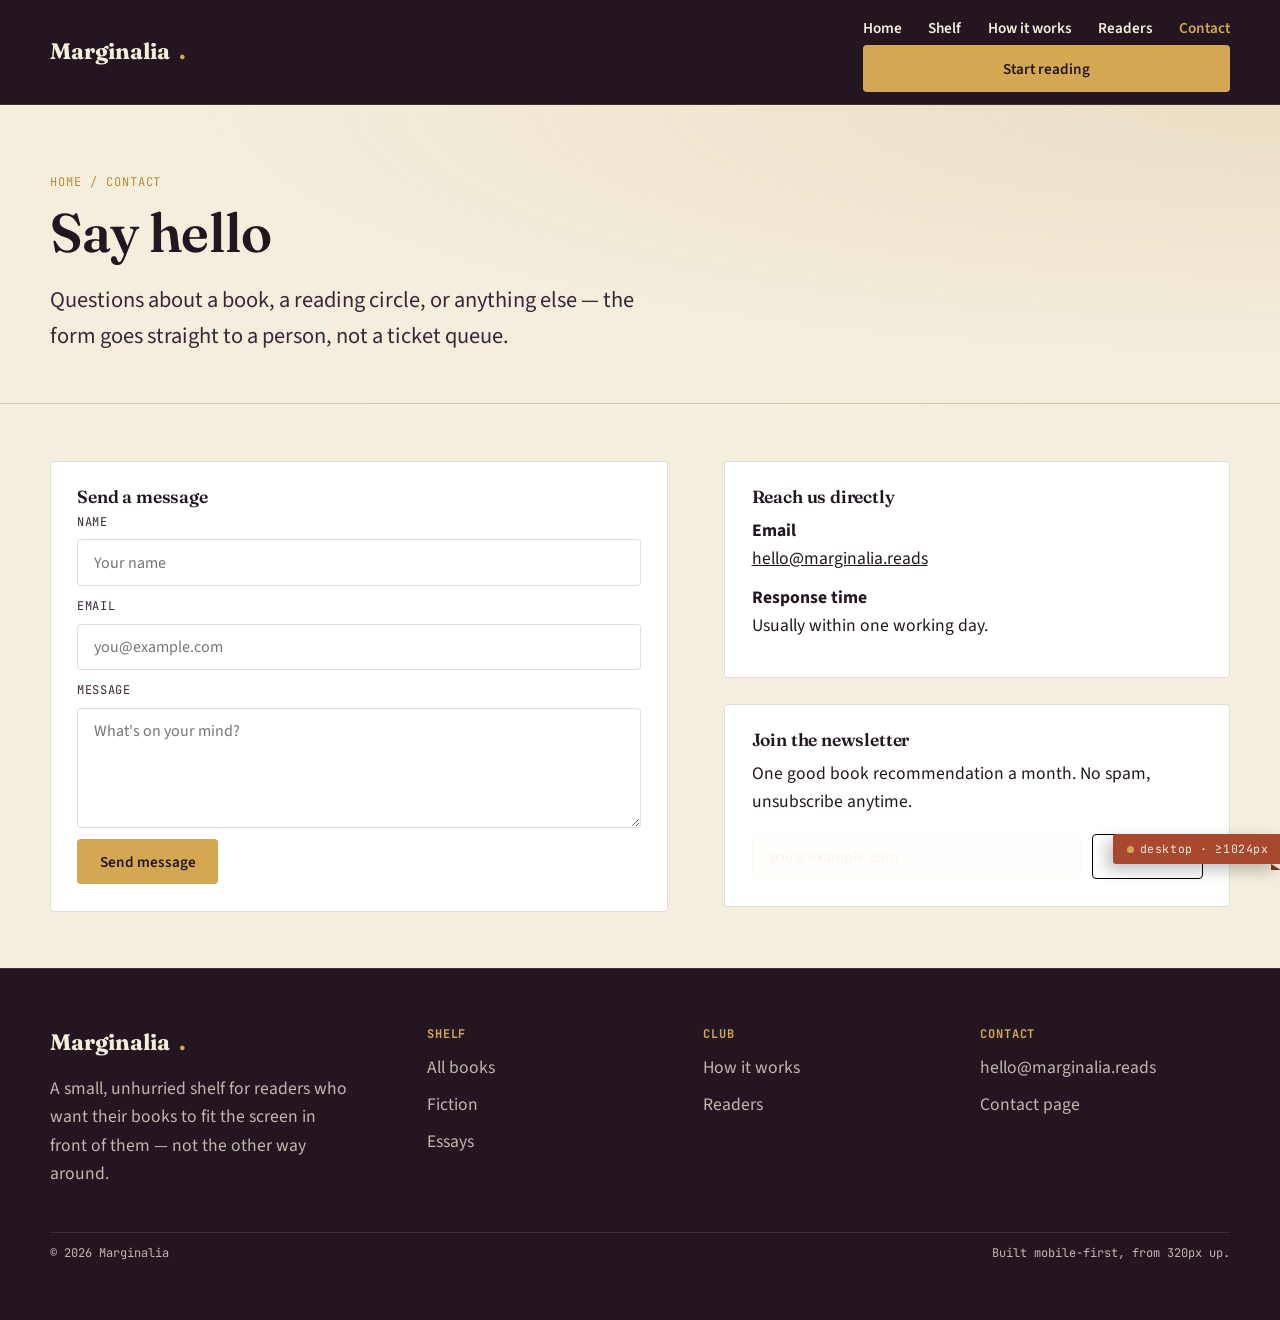
<file: Frontend_Project_02/Frontend_Project_02/contact.html>
<!DOCTYPE html>
<html lang="en">
<head>
<meta charset="UTF-8">
<meta name="viewport" content="width=device-width, initial-scale=1">
<title>Contact — Marginalia</title>
<link rel="icon" href="assets/images/favicon.svg" type="image/svg+xml">
<link rel="preconnect" href="https://fonts.googleapis.com">
<link href="https://fonts.googleapis.com/css2?family=Fraunces:opsz,wght@9..144,400;9..144,600;9..144,700&family=Source+Sans+3:wght@400;500;600;700&family=JetBrains+Mono:wght@400;500&display=swap" rel="stylesheet">
<link rel="stylesheet" href="assets/css/style.css">
</head>
<body>

<header class="site">
  <div class="wrap header-inner">
    <a href="index.html" class="logo">Marginalia<span class="dot">.</span></a>
    <button class="nav-trigger" popovertarget="site-nav" aria-label="Open menu">
      <svg viewBox="0 0 24 24" fill="none" stroke="currentColor" stroke-width="2" stroke-linecap="round"><line x1="3" y1="6" x2="21" y2="6"/><line x1="3" y1="12" x2="21" y2="12"/><line x1="3" y1="18" x2="21" y2="18"/></svg>
    </button>
    <div id="site-nav" popover>
      <div class="nav-panel-head">
        <span class="logo">Menu</span>
        <button class="nav-close" popovertarget="site-nav" popovertargetaction="hide" aria-label="Close menu">&times;</button>
      </div>
      <ul class="nav-links">
        <li><a href="index.html">Home</a></li>
        <li><a href="shelf.html">Shelf</a></li>
        <li><a href="how-it-works.html">How it works</a></li>
        <li><a href="readers.html">Readers</a></li>
        <li><a href="contact.html" aria-current="page">Contact</a></li>
      </ul>
      <div class="nav-cta"><a href="contact.html" class="btn btn-brass" style="width:100%">Start reading</a></div>
    </div>
  </div>
</header>

<main>

  <section class="page-banner">
    <div class="wrap">
      <p class="breadcrumb"><a href="index.html">Home</a> / Contact</p>
      <h1>Say hello</h1>
      <p class="lead">Questions about a book, a reading circle, or anything else — the form goes straight to a person, not a ticket queue.</p>
    </div>
  </section>

  <section class="section">
    <div class="wrap contact-grid">

      <div class="contact-card">
        <h3>Send a message</h3>
        <form onsubmit="return false;">
          <div class="field">
            <label for="name">Name</label>
            <input id="name" name="name" type="text" placeholder="Your name" required>
          </div>
          <div class="field">
            <label for="cemail">Email</label>
            <input id="cemail" name="email" type="email" placeholder="you@example.com" required>
          </div>
          <div class="field">
            <label for="message">Message</label>
            <textarea id="message" name="message" placeholder="What's on your mind?" required></textarea>
          </div>
          <button type="submit" class="btn btn-brass">Send message</button>
        </form>
      </div>

      <div>
        <div class="contact-card" style="margin-bottom: var(--space-m);">
          <h3>Reach us directly</h3>
          <p style="margin: 0.6em 0;"><strong>Email</strong><br><a href="mailto:hello@marginalia.reads">hello@marginalia.reads</a></p>
          <p style="margin: 0.6em 0;"><strong>Response time</strong><br>Usually within one working day.</p>
        </div>
        <div class="contact-card">
          <h3>Join the newsletter</h3>
          <p style="margin: 0.6em 0 1em;">One good book recommendation a month. No spam, unsubscribe anytime.</p>
          <form class="sub-form" onsubmit="return false;" style="max-width:none;">
            <label for="nl-email" style="position:absolute; width:1px; height:1px; overflow:hidden; clip:rect(0 0 0 0);">Email address</label>
            <input id="nl-email" type="email" placeholder="you@example.com" required>
            <button type="submit" class="btn btn-outline">Subscribe</button>
          </form>
        </div>
      </div>

    </div>
  </section>

</main>

<footer class="site">
  <div class="wrap footer-grid">
    <div>
      <a href="index.html" class="logo" style="color: var(--parchment)">Marginalia<span class="dot">.</span></a>
      <p style="max-width: 34ch; margin-top: 0.8em;">A small, unhurried shelf for readers who want their books to fit the screen in front of them — not the other way around.</p>
    </div>
    <div><h4>Shelf</h4><ul><li><a href="shelf.html">All books</a></li><li><a href="shelf.html">Fiction</a></li><li><a href="shelf.html">Essays</a></li></ul></div>
    <div><h4>Club</h4><ul><li><a href="how-it-works.html">How it works</a></li><li><a href="readers.html">Readers</a></li></ul></div>
    <div><h4>Contact</h4><ul><li><a href="mailto:hello@marginalia.reads">hello@marginalia.reads</a></li><li><a href="contact.html">Contact page</a></li></ul></div>
  </div>
  <div class="wrap footer-bottom">
    <span>&copy; 2026 Marginalia</span>
    <span>Built mobile-first, from 320px up.</span>
  </div>
</footer>

<div class="bp-ribbon" aria-hidden="true"><span class="dot"></span><span id="bpLabel">mobile · &lt;768px</span></div>

<script src="assets/js/main.js"></script>
</body>
</html>
</file>
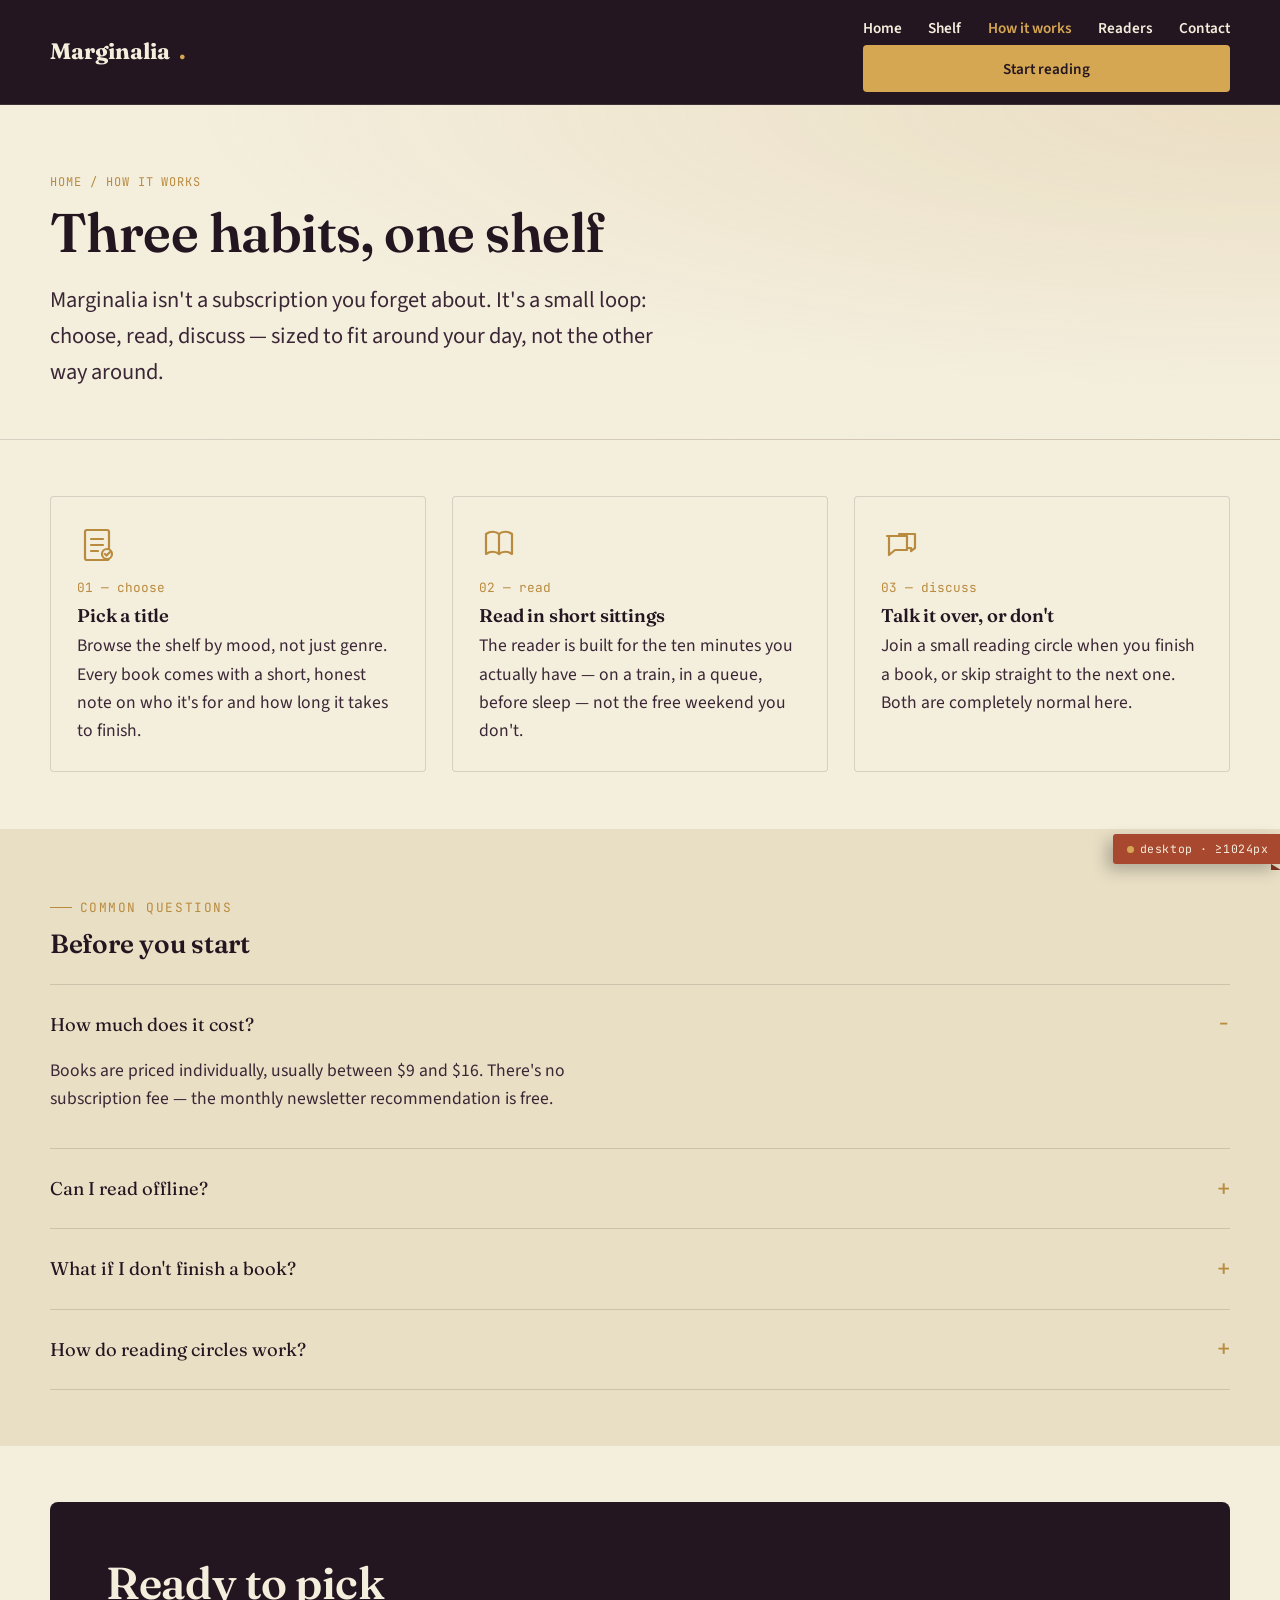
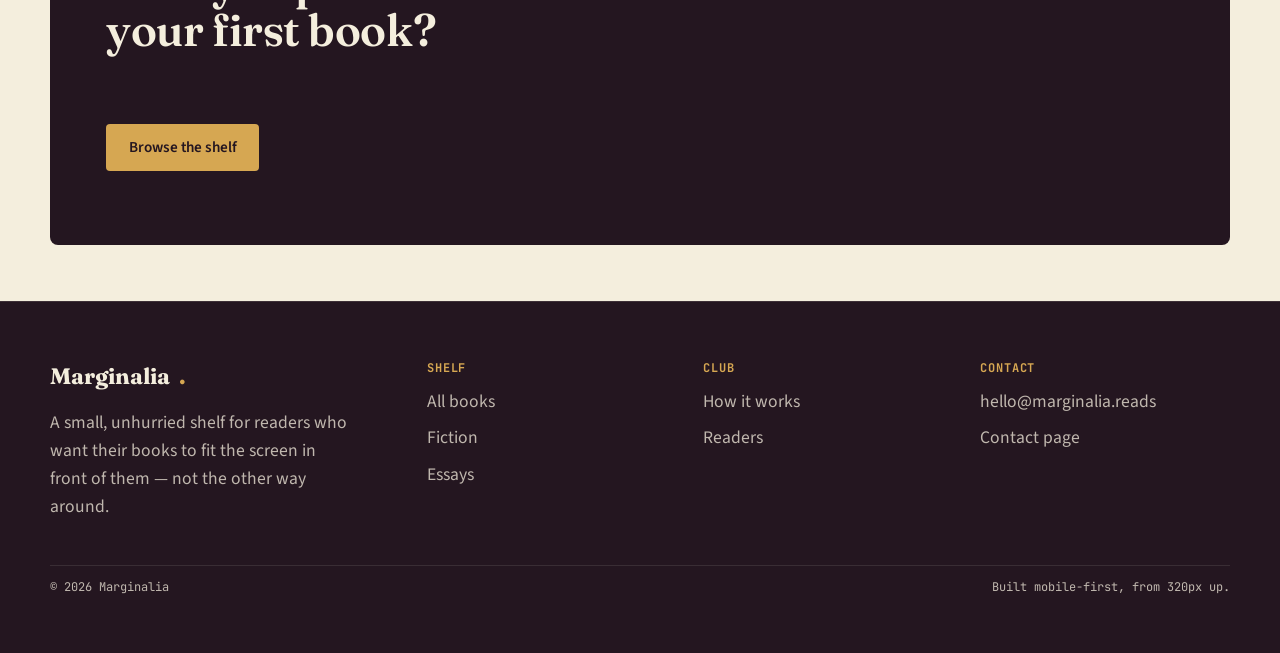
<file: Frontend_Project_02/Frontend_Project_02/how-it-works.html>
<!DOCTYPE html>
<html lang="en">
<head>
<meta charset="UTF-8">
<meta name="viewport" content="width=device-width, initial-scale=1">
<title>How it Works — Marginalia</title>
<link rel="icon" href="assets/images/favicon.svg" type="image/svg+xml">
<link rel="preconnect" href="https://fonts.googleapis.com">
<link href="https://fonts.googleapis.com/css2?family=Fraunces:opsz,wght@9..144,400;9..144,600;9..144,700&family=Source+Sans+3:wght@400;500;600;700&family=JetBrains+Mono:wght@400;500&display=swap" rel="stylesheet">
<link rel="stylesheet" href="assets/css/style.css">
</head>
<body>

<header class="site">
  <div class="wrap header-inner">
    <a href="index.html" class="logo">Marginalia<span class="dot">.</span></a>
    <button class="nav-trigger" popovertarget="site-nav" aria-label="Open menu">
      <svg viewBox="0 0 24 24" fill="none" stroke="currentColor" stroke-width="2" stroke-linecap="round"><line x1="3" y1="6" x2="21" y2="6"/><line x1="3" y1="12" x2="21" y2="12"/><line x1="3" y1="18" x2="21" y2="18"/></svg>
    </button>
    <div id="site-nav" popover>
      <div class="nav-panel-head">
        <span class="logo">Menu</span>
        <button class="nav-close" popovertarget="site-nav" popovertargetaction="hide" aria-label="Close menu">&times;</button>
      </div>
      <ul class="nav-links">
        <li><a href="index.html">Home</a></li>
        <li><a href="shelf.html">Shelf</a></li>
        <li><a href="how-it-works.html" aria-current="page">How it works</a></li>
        <li><a href="readers.html">Readers</a></li>
        <li><a href="contact.html">Contact</a></li>
      </ul>
      <div class="nav-cta"><a href="contact.html" class="btn btn-brass" style="width:100%">Start reading</a></div>
    </div>
  </div>
</header>

<main>

  <section class="page-banner">
    <div class="wrap">
      <p class="breadcrumb"><a href="index.html">Home</a> / How it works</p>
      <h1>Three habits, one shelf</h1>
      <p class="lead">Marginalia isn't a subscription you forget about. It's a small loop: choose, read, discuss — sized to fit around your day, not the other way around.</p>
    </div>
  </section>

  <section class="section">
    <div class="wrap">
      <div class="steps">
        <div class="step">
          <img src="assets/images/icon-choose.svg" alt="">
          <div class="mark">01 — choose</div>
          <h3>Pick a title</h3>
          <p>Browse the shelf by mood, not just genre. Every book comes with a short, honest note on who it's for and how long it takes to finish.</p>
        </div>
        <div class="step">
          <img src="assets/images/icon-read.svg" alt="">
          <div class="mark">02 — read</div>
          <h3>Read in short sittings</h3>
          <p>The reader is built for the ten minutes you actually have — on a train, in a queue, before sleep — not the free weekend you don't.</p>
        </div>
        <div class="step">
          <img src="assets/images/icon-discuss.svg" alt="">
          <div class="mark">03 — discuss</div>
          <h3>Talk it over, or don't</h3>
          <p>Join a small reading circle when you finish a book, or skip straight to the next one. Both are completely normal here.</p>
        </div>
      </div>
    </div>
  </section>

  <section class="section how">
    <div class="wrap">
      <p class="eyebrow">Common questions</p>
      <h2>Before you start</h2>
      <div class="accordion" style="margin-top: var(--space-m)">
        <details open>
          <summary>How much does it cost?</summary>
          <p class="answer">Books are priced individually, usually between $9 and $16. There's no subscription fee — the monthly newsletter recommendation is free.</p>
        </details>
        <details>
          <summary>Can I read offline?</summary>
          <p class="answer">Yes. Once a book is added to your shelf it's available offline on every device you're signed into.</p>
        </details>
        <details>
          <summary>What if I don't finish a book?</summary>
          <p class="answer">Nothing happens. There are no streaks, reminders, or guilt emails. Pick it back up whenever, or don't.</p>
        </details>
        <details>
          <summary>How do reading circles work?</summary>
          <p class="answer">Circles are small groups of 6–10 readers who finished the same book in the same month. Joining is optional and always free.</p>
        </details>
      </div>
    </div>
  </section>

  <section class="section subscribe">
    <div class="wrap">
      <h2>Ready to pick<br>your first book?</h2>
      <p><a href="shelf.html" class="btn btn-brass" style="margin-top:0.6em;">Browse the shelf</a></p>
    </div>
  </section>

</main>

<footer class="site">
  <div class="wrap footer-grid">
    <div>
      <a href="index.html" class="logo" style="color: var(--parchment)">Marginalia<span class="dot">.</span></a>
      <p style="max-width: 34ch; margin-top: 0.8em;">A small, unhurried shelf for readers who want their books to fit the screen in front of them — not the other way around.</p>
    </div>
    <div><h4>Shelf</h4><ul><li><a href="shelf.html">All books</a></li><li><a href="shelf.html">Fiction</a></li><li><a href="shelf.html">Essays</a></li></ul></div>
    <div><h4>Club</h4><ul><li><a href="how-it-works.html">How it works</a></li><li><a href="readers.html">Readers</a></li></ul></div>
    <div><h4>Contact</h4><ul><li><a href="mailto:hello@marginalia.reads">hello@marginalia.reads</a></li><li><a href="contact.html">Contact page</a></li></ul></div>
  </div>
  <div class="wrap footer-bottom">
    <span>&copy; 2026 Marginalia</span>
    <span>Built mobile-first, from 320px up.</span>
  </div>
</footer>

<div class="bp-ribbon" aria-hidden="true"><span class="dot"></span><span id="bpLabel">mobile · &lt;768px</span></div>

<script src="assets/js/main.js"></script>
</body>
</html>
</file>
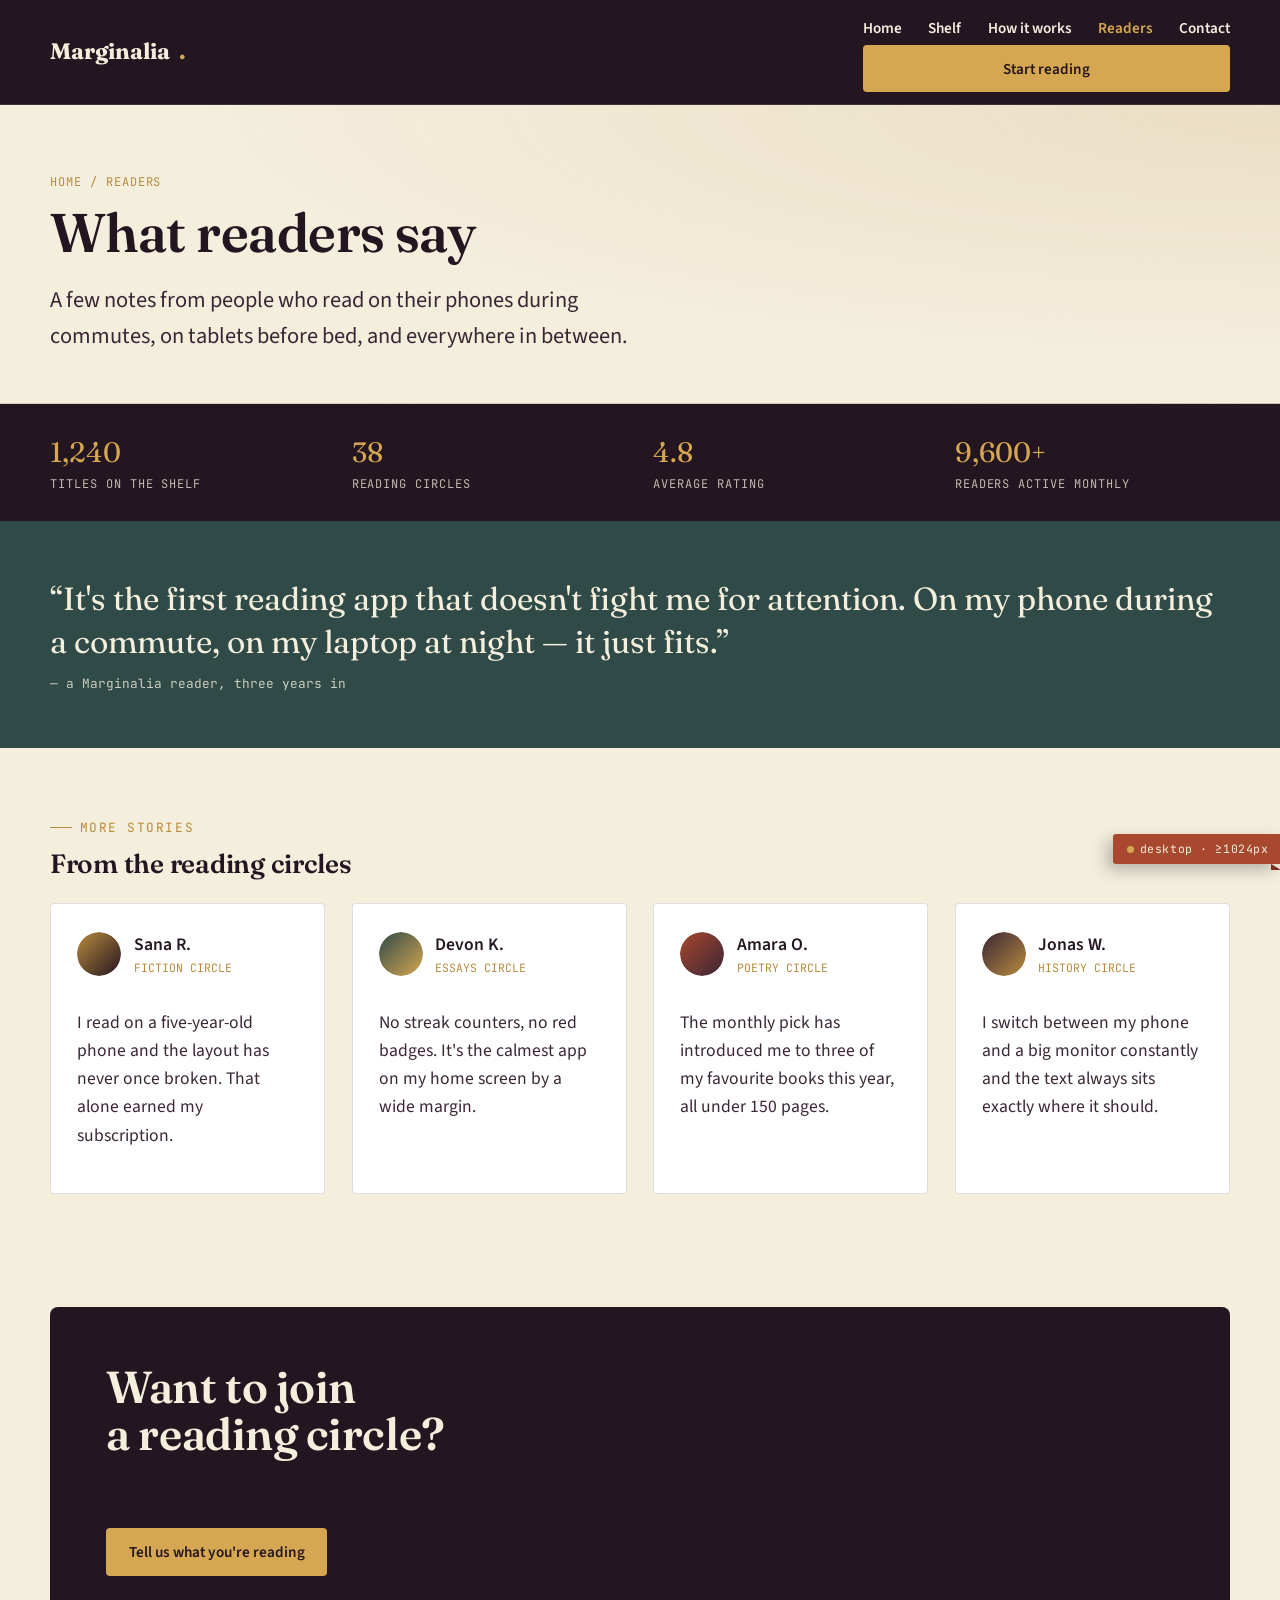
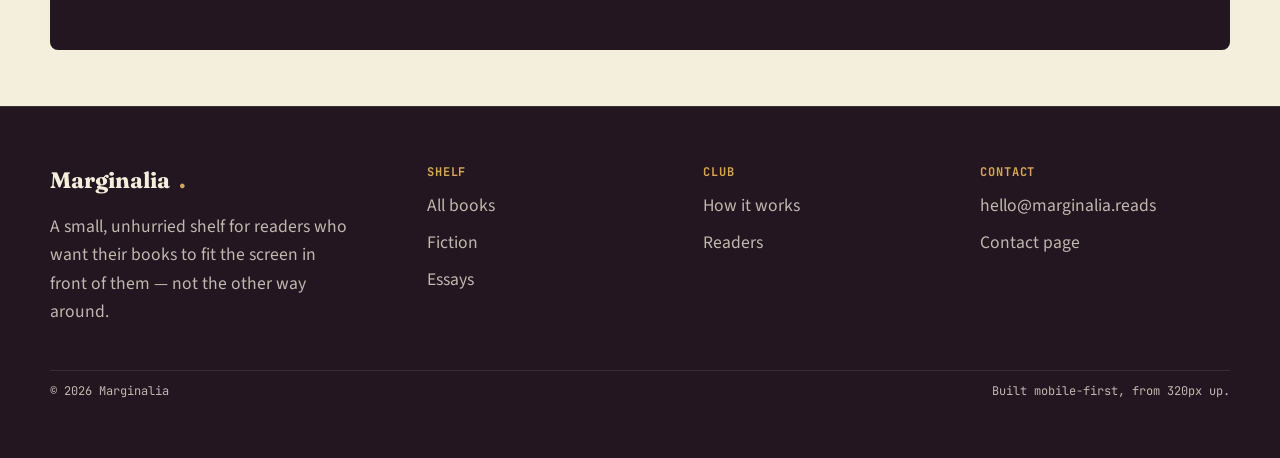
<file: Frontend_Project_02/Frontend_Project_02/readers.html>
<!DOCTYPE html>
<html lang="en">
<head>
<meta charset="UTF-8">
<meta name="viewport" content="width=device-width, initial-scale=1">
<title>Readers — Marginalia</title>
<link rel="icon" href="assets/images/favicon.svg" type="image/svg+xml">
<link rel="preconnect" href="https://fonts.googleapis.com">
<link href="https://fonts.googleapis.com/css2?family=Fraunces:opsz,wght@9..144,400;9..144,600;9..144,700&family=Source+Sans+3:wght@400;500;600;700&family=JetBrains+Mono:wght@400;500&display=swap" rel="stylesheet">
<link rel="stylesheet" href="assets/css/style.css">
</head>
<body>

<header class="site">
  <div class="wrap header-inner">
    <a href="index.html" class="logo">Marginalia<span class="dot">.</span></a>
    <button class="nav-trigger" popovertarget="site-nav" aria-label="Open menu">
      <svg viewBox="0 0 24 24" fill="none" stroke="currentColor" stroke-width="2" stroke-linecap="round"><line x1="3" y1="6" x2="21" y2="6"/><line x1="3" y1="12" x2="21" y2="12"/><line x1="3" y1="18" x2="21" y2="18"/></svg>
    </button>
    <div id="site-nav" popover>
      <div class="nav-panel-head">
        <span class="logo">Menu</span>
        <button class="nav-close" popovertarget="site-nav" popovertargetaction="hide" aria-label="Close menu">&times;</button>
      </div>
      <ul class="nav-links">
        <li><a href="index.html">Home</a></li>
        <li><a href="shelf.html">Shelf</a></li>
        <li><a href="how-it-works.html">How it works</a></li>
        <li><a href="readers.html" aria-current="page">Readers</a></li>
        <li><a href="contact.html">Contact</a></li>
      </ul>
      <div class="nav-cta"><a href="contact.html" class="btn btn-brass" style="width:100%">Start reading</a></div>
    </div>
  </div>
</header>

<main>

  <section class="page-banner">
    <div class="wrap">
      <p class="breadcrumb"><a href="index.html">Home</a> / Readers</p>
      <h1>What readers say</h1>
      <p class="lead">A few notes from people who read on their phones during commutes, on tablets before bed, and everywhere in between.</p>
    </div>
  </section>

  <section class="stats">
    <div class="wrap">
      <div class="stat"><div class="num">1,240</div><div class="label">titles on the shelf</div></div>
      <div class="stat"><div class="num">38</div><div class="label">reading circles</div></div>
      <div class="stat"><div class="num">4.8</div><div class="label">average rating</div></div>
      <div class="stat"><div class="num">9,600+</div><div class="label">readers active monthly</div></div>
    </div>
  </section>

  <section class="section quote">
    <div class="wrap">
      <blockquote>
        &ldquo;It's the first reading app that doesn't fight me for attention. On my phone during a commute, on my laptop at night &mdash; it just fits.&rdquo;
        <cite>— a Marginalia reader, three years in</cite>
      </blockquote>
    </div>
  </section>

  <section class="section">
    <div class="wrap">
      <p class="eyebrow">More stories</p>
      <h2>From the reading circles</h2>
      <div class="testimonials" style="margin-top: var(--space-m)">

        <div class="testimonial-card">
          <div class="t-head">
            <img src="assets/images/avatar-1.svg" alt="">
            <div><div class="t-name">Sana R.</div><div class="t-role">Fiction circle</div></div>
          </div>
          <p class="t-body">I read on a five-year-old phone and the layout has never once broken. That alone earned my subscription.</p>
        </div>

        <div class="testimonial-card">
          <div class="t-head">
            <img src="assets/images/avatar-2.svg" alt="">
            <div><div class="t-name">Devon K.</div><div class="t-role">Essays circle</div></div>
          </div>
          <p class="t-body">No streak counters, no red badges. It's the calmest app on my home screen by a wide margin.</p>
        </div>

        <div class="testimonial-card">
          <div class="t-head">
            <img src="assets/images/avatar-3.svg" alt="">
            <div><div class="t-name">Amara O.</div><div class="t-role">Poetry circle</div></div>
          </div>
          <p class="t-body">The monthly pick has introduced me to three of my favourite books this year, all under 150 pages.</p>
        </div>

        <div class="testimonial-card">
          <div class="t-head">
            <img src="assets/images/avatar-4.svg" alt="">
            <div><div class="t-name">Jonas W.</div><div class="t-role">History circle</div></div>
          </div>
          <p class="t-body">I switch between my phone and a big monitor constantly and the text always sits exactly where it should.</p>
        </div>

      </div>
    </div>
  </section>

  <section class="section subscribe">
    <div class="wrap">
      <h2>Want to join<br>a reading circle?</h2>
      <p><a href="contact.html" class="btn btn-brass" style="margin-top:0.6em;">Tell us what you're reading</a></p>
    </div>
  </section>

</main>

<footer class="site">
  <div class="wrap footer-grid">
    <div>
      <a href="index.html" class="logo" style="color: var(--parchment)">Marginalia<span class="dot">.</span></a>
      <p style="max-width: 34ch; margin-top: 0.8em;">A small, unhurried shelf for readers who want their books to fit the screen in front of them — not the other way around.</p>
    </div>
    <div><h4>Shelf</h4><ul><li><a href="shelf.html">All books</a></li><li><a href="shelf.html">Fiction</a></li><li><a href="shelf.html">Essays</a></li></ul></div>
    <div><h4>Club</h4><ul><li><a href="how-it-works.html">How it works</a></li><li><a href="readers.html">Readers</a></li></ul></div>
    <div><h4>Contact</h4><ul><li><a href="mailto:hello@marginalia.reads">hello@marginalia.reads</a></li><li><a href="contact.html">Contact page</a></li></ul></div>
  </div>
  <div class="wrap footer-bottom">
    <span>&copy; 2026 Marginalia</span>
    <span>Built mobile-first, from 320px up.</span>
  </div>
</footer>

<div class="bp-ribbon" aria-hidden="true"><span class="dot"></span><span id="bpLabel">mobile · &lt;768px</span></div>

<script src="assets/js/main.js"></script>
</body>
</html>
</file>
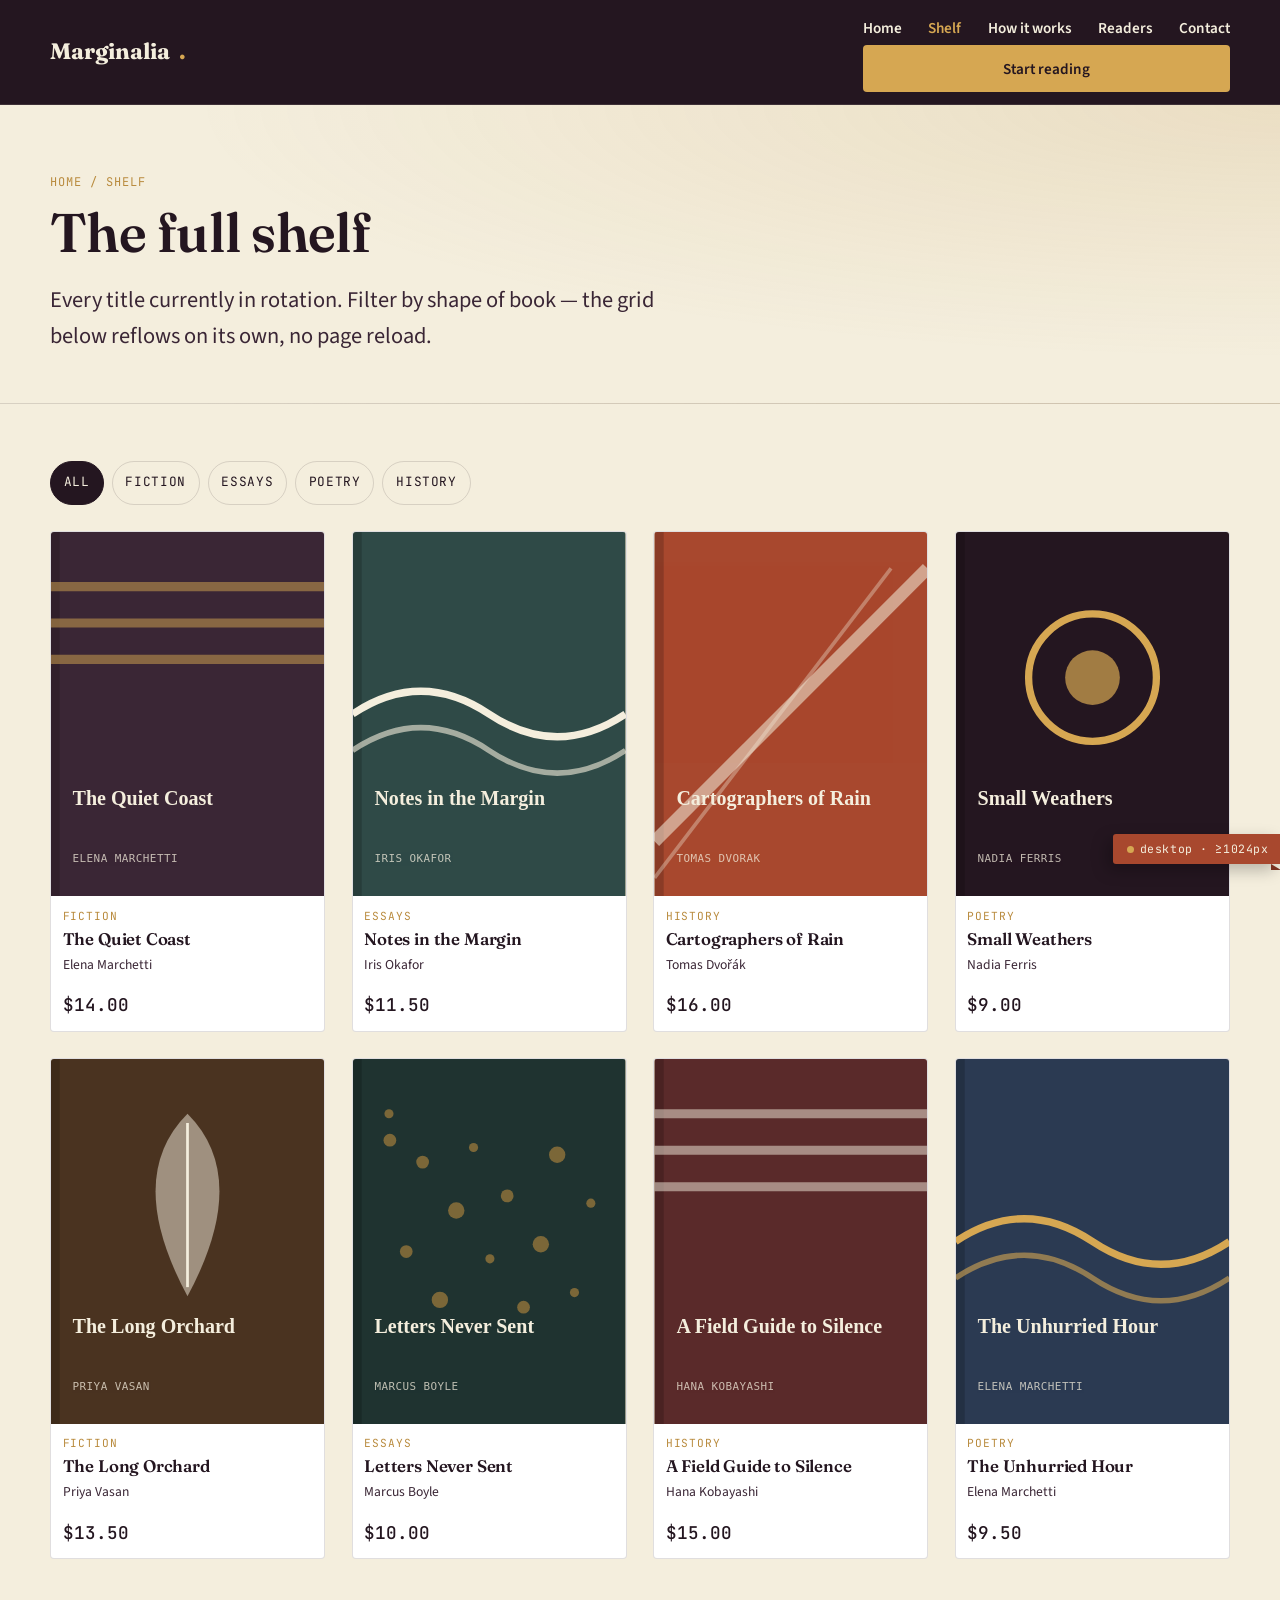
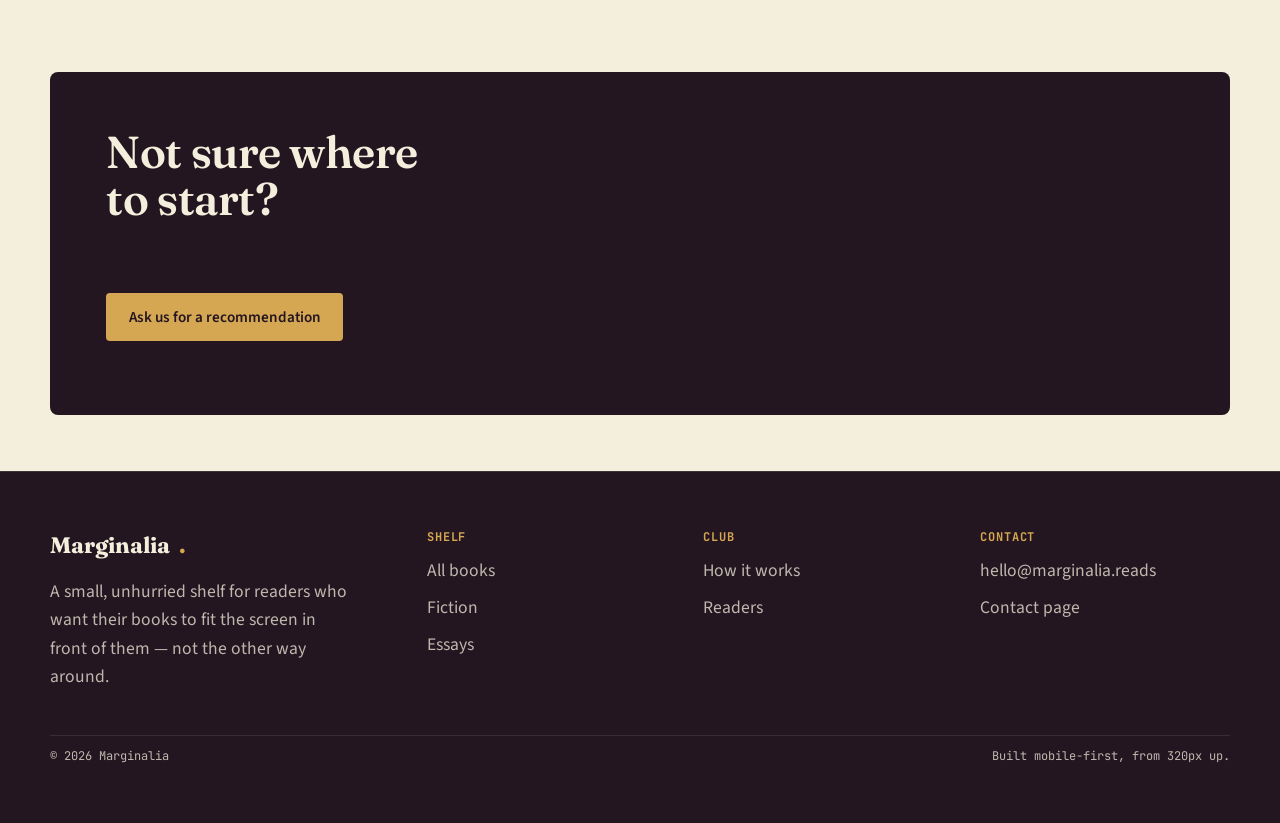
<file: Frontend_Project_02/Frontend_Project_02/shelf.html>
<!DOCTYPE html>
<html lang="en">
<head>
<meta charset="UTF-8">
<meta name="viewport" content="width=device-width, initial-scale=1">
<title>The Shelf — Marginalia</title>
<link rel="icon" href="assets/images/favicon.svg" type="image/svg+xml">
<link rel="preconnect" href="https://fonts.googleapis.com">
<link href="https://fonts.googleapis.com/css2?family=Fraunces:opsz,wght@9..144,400;9..144,600;9..144,700&family=Source+Sans+3:wght@400;500;600;700&family=JetBrains+Mono:wght@400;500&display=swap" rel="stylesheet">
<link rel="stylesheet" href="assets/css/style.css">
</head>
<body>

<header class="site">
  <div class="wrap header-inner">
    <a href="index.html" class="logo">Marginalia<span class="dot">.</span></a>
    <button class="nav-trigger" popovertarget="site-nav" aria-label="Open menu">
      <svg viewBox="0 0 24 24" fill="none" stroke="currentColor" stroke-width="2" stroke-linecap="round"><line x1="3" y1="6" x2="21" y2="6"/><line x1="3" y1="12" x2="21" y2="12"/><line x1="3" y1="18" x2="21" y2="18"/></svg>
    </button>
    <div id="site-nav" popover>
      <div class="nav-panel-head">
        <span class="logo">Menu</span>
        <button class="nav-close" popovertarget="site-nav" popovertargetaction="hide" aria-label="Close menu">&times;</button>
      </div>
      <ul class="nav-links">
        <li><a href="index.html">Home</a></li>
        <li><a href="shelf.html" aria-current="page">Shelf</a></li>
        <li><a href="how-it-works.html">How it works</a></li>
        <li><a href="readers.html">Readers</a></li>
        <li><a href="contact.html">Contact</a></li>
      </ul>
      <div class="nav-cta"><a href="contact.html" class="btn btn-brass" style="width:100%">Start reading</a></div>
    </div>
  </div>
</header>

<main>

  <section class="page-banner">
    <div class="wrap">
      <p class="breadcrumb"><a href="index.html">Home</a> / Shelf</p>
      <h1>The full shelf</h1>
      <p class="lead">Every title currently in rotation. Filter by shape of book — the grid below reflows on its own, no page reload.</p>
    </div>
  </section>

  <section class="section">
    <div class="wrap">

      <div class="filter-bar" role="group" aria-label="Filter books by category">
        <input type="radio" name="filter" id="f-all" checked>
        <label for="f-all">All</label>
        <input type="radio" name="filter" id="f-fiction">
        <label for="f-fiction">Fiction</label>
        <input type="radio" name="filter" id="f-essays">
        <label for="f-essays">Essays</label>
        <input type="radio" name="filter" id="f-poetry">
        <label for="f-poetry">Poetry</label>
        <input type="radio" name="filter" id="f-history">
        <label for="f-history">History</label>
      </div>

      <div class="shelf">
        <article class="book-card" data-cat="fiction">
          <div class="book-cover"><img src="assets/images/book-1.svg" alt="Cover of The Quiet Coast"></div>
          <div class="book-body"><span class="kind">Fiction</span><h3>The Quiet Coast</h3><p class="author">Elena Marchetti</p><span class="price">$14.00</span></div>
        </article>
        <article class="book-card" data-cat="essays">
          <div class="book-cover"><img src="assets/images/book-2.svg" alt="Cover of Notes in the Margin"></div>
          <div class="book-body"><span class="kind">Essays</span><h3>Notes in the Margin</h3><p class="author">Iris Okafor</p><span class="price">$11.50</span></div>
        </article>
        <article class="book-card" data-cat="history">
          <div class="book-cover"><img src="assets/images/book-3.svg" alt="Cover of Cartographers of Rain"></div>
          <div class="book-body"><span class="kind">History</span><h3>Cartographers of Rain</h3><p class="author">Tomas Dvořák</p><span class="price">$16.00</span></div>
        </article>
        <article class="book-card" data-cat="poetry">
          <div class="book-cover"><img src="assets/images/book-4.svg" alt="Cover of Small Weathers"></div>
          <div class="book-body"><span class="kind">Poetry</span><h3>Small Weathers</h3><p class="author">Nadia Ferris</p><span class="price">$9.00</span></div>
        </article>
        <article class="book-card" data-cat="fiction">
          <div class="book-cover"><img src="assets/images/book-5.svg" alt="Cover of The Long Orchard"></div>
          <div class="book-body"><span class="kind">Fiction</span><h3>The Long Orchard</h3><p class="author">Priya Vasan</p><span class="price">$13.50</span></div>
        </article>
        <article class="book-card" data-cat="essays">
          <div class="book-cover"><img src="assets/images/book-6.svg" alt="Cover of Letters Never Sent"></div>
          <div class="book-body"><span class="kind">Essays</span><h3>Letters Never Sent</h3><p class="author">Marcus Boyle</p><span class="price">$10.00</span></div>
        </article>
        <article class="book-card" data-cat="history">
          <div class="book-cover"><img src="assets/images/book-7.svg" alt="Cover of A Field Guide to Silence"></div>
          <div class="book-body"><span class="kind">History</span><h3>A Field Guide to Silence</h3><p class="author">Hana Kobayashi</p><span class="price">$15.00</span></div>
        </article>
        <article class="book-card" data-cat="poetry">
          <div class="book-cover"><img src="assets/images/book-8.svg" alt="Cover of The Unhurried Hour"></div>
          <div class="book-body"><span class="kind">Poetry</span><h3>The Unhurried Hour</h3><p class="author">Elena Marchetti</p><span class="price">$9.50</span></div>
        </article>
      </div>
    </div>
  </section>

  <section class="section subscribe">
    <div class="wrap">
      <h2>Not sure where<br>to start?</h2>
      <p><a href="contact.html" class="btn btn-brass" style="margin-top:0.6em;">Ask us for a recommendation</a></p>
    </div>
  </section>

</main>

<footer class="site">
  <div class="wrap footer-grid">
    <div>
      <a href="index.html" class="logo" style="color: var(--parchment)">Marginalia<span class="dot">.</span></a>
      <p style="max-width: 34ch; margin-top: 0.8em;">A small, unhurried shelf for readers who want their books to fit the screen in front of them — not the other way around.</p>
    </div>
    <div><h4>Shelf</h4><ul><li><a href="shelf.html">All books</a></li><li><a href="shelf.html">Fiction</a></li><li><a href="shelf.html">Essays</a></li></ul></div>
    <div><h4>Club</h4><ul><li><a href="how-it-works.html">How it works</a></li><li><a href="readers.html">Readers</a></li></ul></div>
    <div><h4>Contact</h4><ul><li><a href="mailto:hello@marginalia.reads">hello@marginalia.reads</a></li><li><a href="contact.html">Contact page</a></li></ul></div>
  </div>
  <div class="wrap footer-bottom">
    <span>&copy; 2026 Marginalia</span>
    <span>Built mobile-first, from 320px up.</span>
  </div>
</footer>

<div class="bp-ribbon" aria-hidden="true"><span class="dot"></span><span id="bpLabel">mobile · &lt;768px</span></div>

<script src="assets/js/main.js"></script>
</body>
</html>
</file>
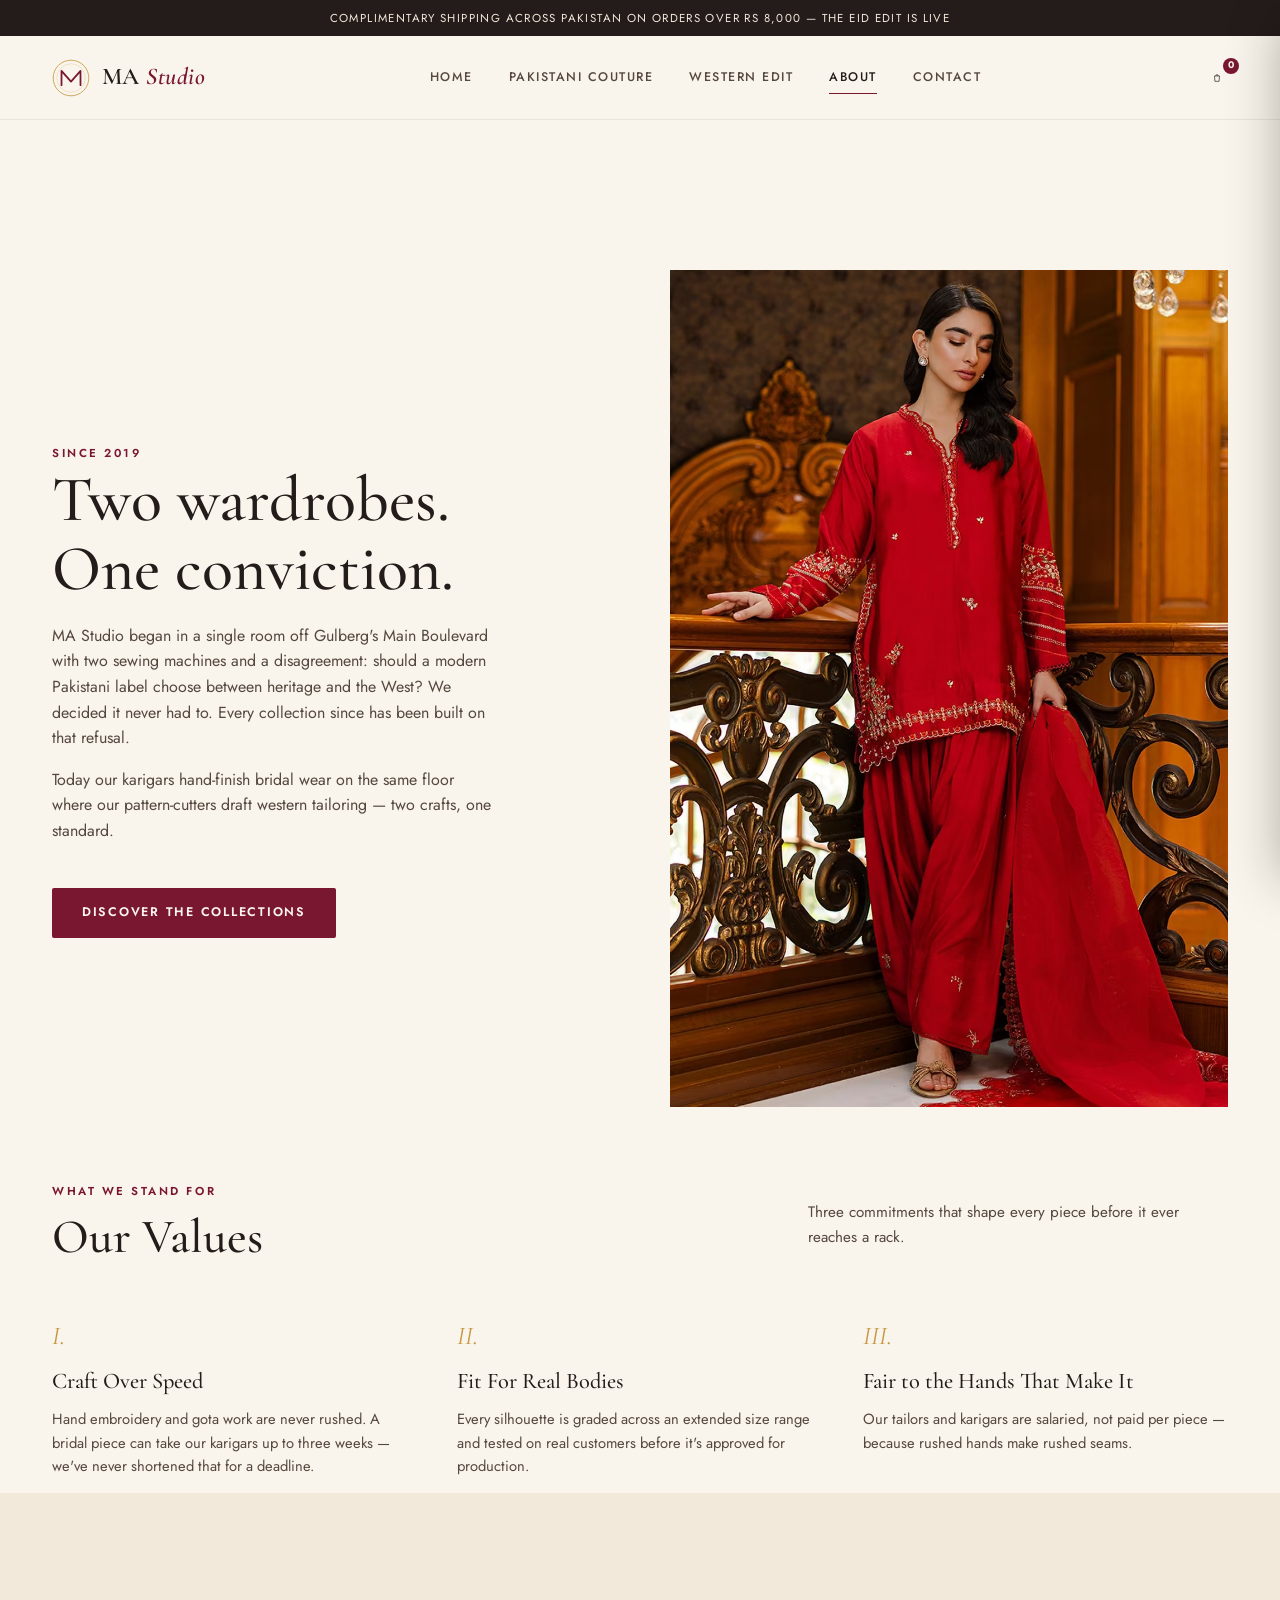
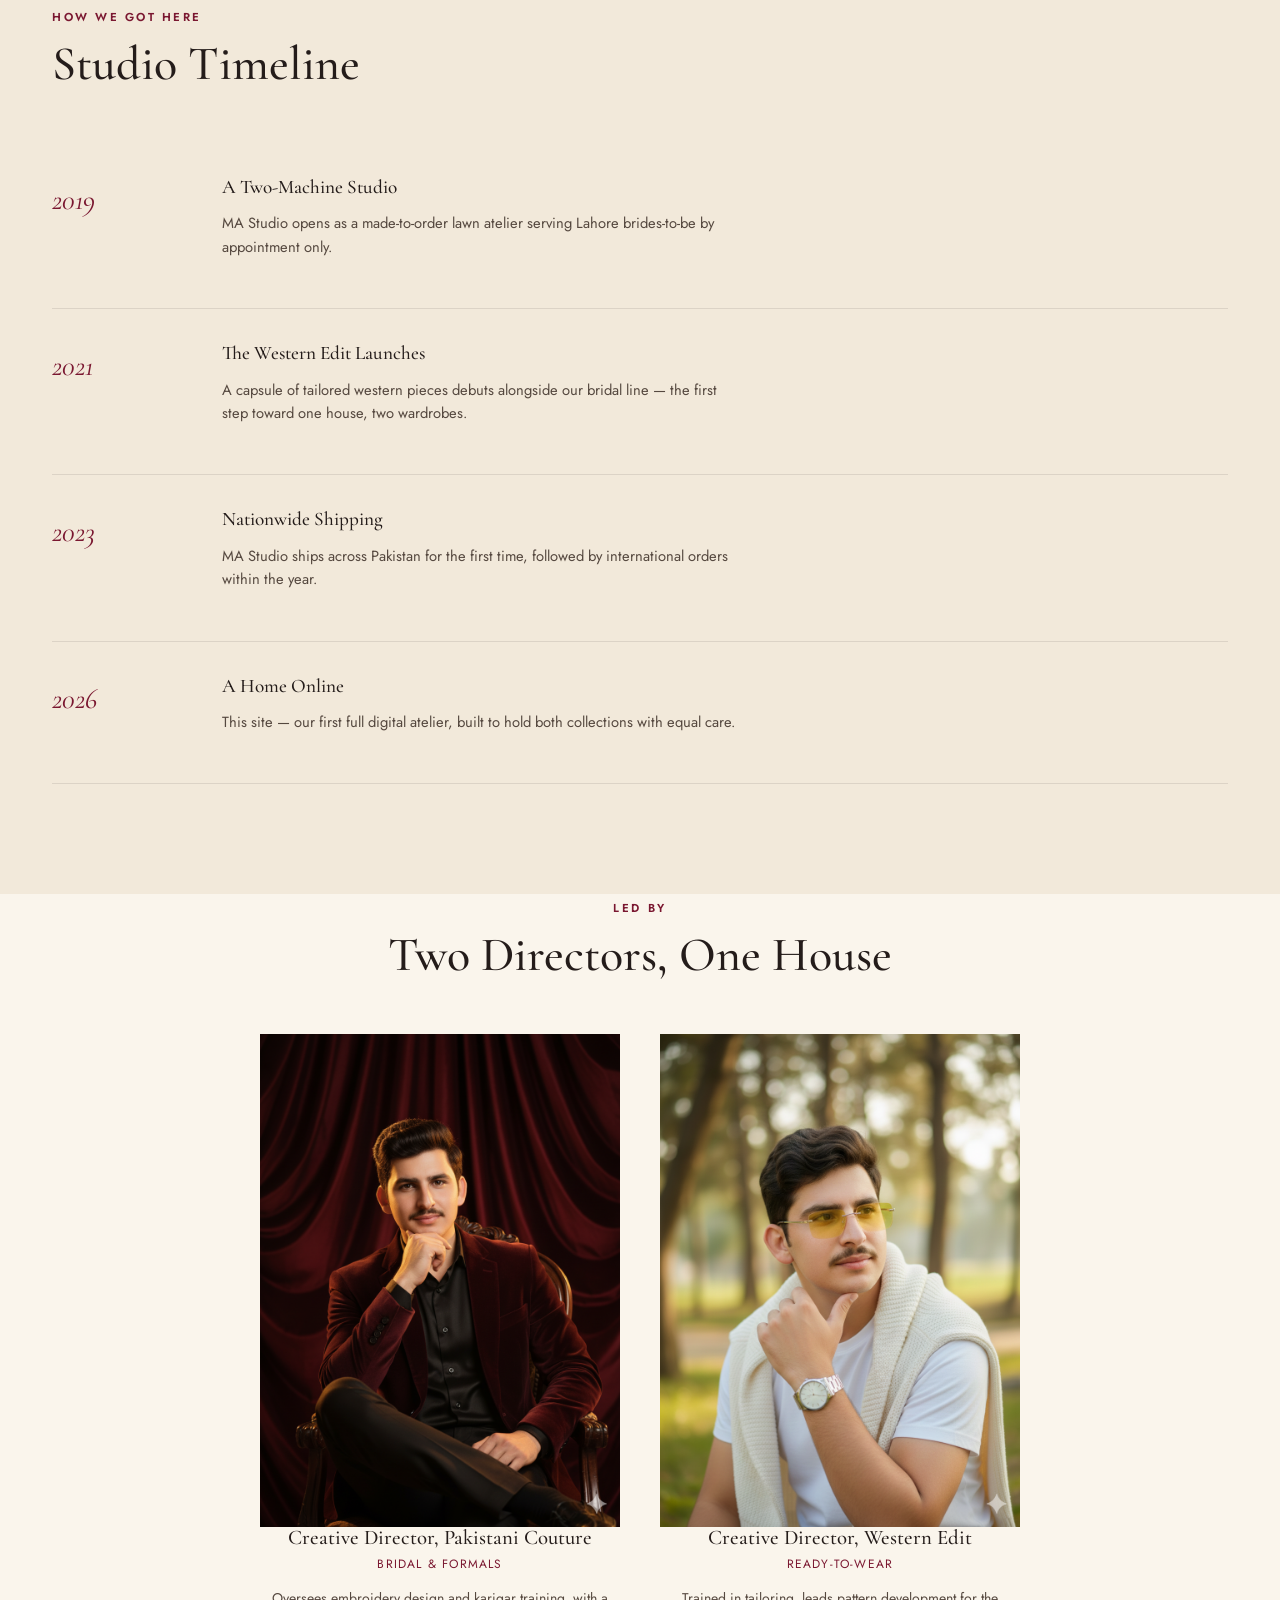
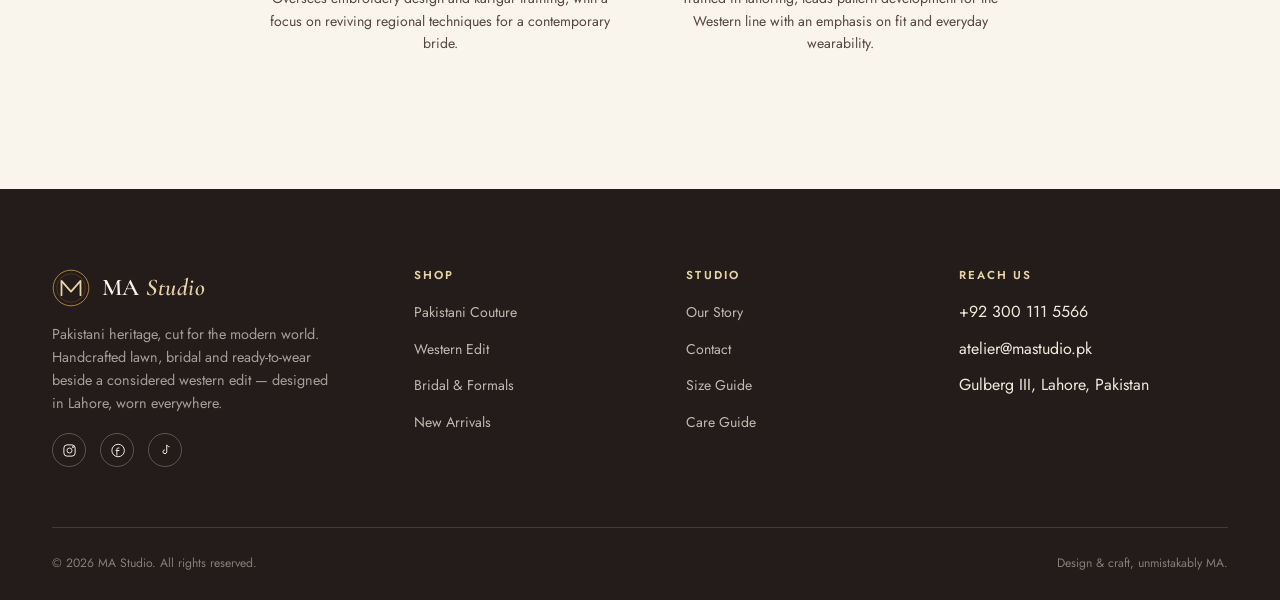
<file: Project03_MA-Studio-Website/ma-studio/about.html>
<!DOCTYPE html>
<html lang="en">
<head>
<meta charset="UTF-8">
<meta name="viewport" content="width=device-width, initial-scale=1.0">
<title>Our Story — MA Studio</title>
<meta name="description" content="The story behind MA Studio — a Lahore atelier blending Pakistani couture with a Western ready-to-wear edit.">
<link rel="icon" href="images/logo-mark.svg" type="image/svg+xml">
<link rel="stylesheet" href="css/style.css">
<link rel="stylesheet" href="css/pages.css">
</head>
<body>

<header class="site-header">
  <div class="announce">Complimentary shipping across Pakistan on orders over Rs 8,000 — the Eid Edit is live</div>
  <div class="header-inner">
    <a href="index.html" class="logo">
      <img src="images/logo-mark.svg" class="logo-mark" alt="MA Studio monogram">
      <span class="logo-text">MA <em>Studio</em></span>
    </a>
    <nav class="main-nav">
      <a href="index.html">Home</a>
      <a href="pakistani.html">Pakistani Couture</a>
      <a href="western.html">Western Edit</a>
      <a href="about.html" class="active">About</a>
      <a href="contact.html">Contact</a>
    </nav>
    <div class="header-actions">
      <button class="icon-btn cart-open" aria-label="Open cart" type="button">
        <svg viewBox="0 0 24 24" fill="none" stroke="currentColor" stroke-width="1.6"><path d="M6 7h12l-1 13H7L6 7Z"/><path d="M9 7a3 3 0 0 1 6 0"/></svg>
        <span class="cart-count">0</span>
      </button>
    </div>
    <button class="nav-toggle" aria-label="Menu" aria-expanded="false" type="button"><span></span><span></span><span></span></button>
  </div>
</header>

<section class="about-hero">
  <div class="wrap about-hero-grid">
    <div class="reveal">
      <span class="eyebrow">Since 2019</span>
      <h1>Two wardrobes.<br>One conviction.</h1>
      <p>MA Studio began in a single room off Gulberg's Main Boulevard with two sewing machines and a disagreement: should a modern Pakistani label choose between heritage and the West? We decided it never had to. Every collection since has been built on that refusal.</p>
      <p style="margin-top:16px;">Today our karigars hand-finish bridal wear on the same floor where our pattern-cutters draft western tailoring — two crafts, one standard.</p>
      <a href="pakistani.html" class="btn btn-wine" style="margin-top:28px;">Discover the Collections</a>
    </div>
    <div class="about-art reveal">
      <img src="images/22.avif" alt="Illustration of Pakistani bridal wear beside a Western dress, split by the MA Studio monogram">
    </div>
  </div>
</section>

<section class="wrap">
  <div class="section-head reveal">
    <div><span class="eyebrow">What We Stand For</span><h2>Our Values</h2></div>
    <p>Three commitments that shape every piece before it ever reaches a rack.</p>
  </div>
  <div class="values-grid">
    <div class="value-card reveal">
      <span class="num">I.</span>
      <h3>Craft Over Speed</h3>
      <p>Hand embroidery and gota work are never rushed. A bridal piece can take our karigars up to three weeks — we've never shortened that for a deadline.</p>
    </div>
    <div class="value-card reveal">
      <span class="num">II.</span>
      <h3>Fit For Real Bodies</h3>
      <p>Every silhouette is graded across an extended size range and tested on real customers before it's approved for production.</p>
    </div>
    <div class="value-card reveal">
      <span class="num">III.</span>
      <h3>Fair to the Hands That Make It</h3>
      <p>Our tailors and karigars are salaried, not paid per piece — because rushed hands make rushed seams.</p>
    </div>
  </div>
</section>

<section class="timeline">
  <div class="wrap">
    <div class="section-head reveal">
      <div><span class="eyebrow">How We Got Here</span><h2>Studio Timeline</h2></div>
    </div>
    <div class="tl-row reveal">
      <div class="tl-year">2019</div>
      <div class="tl-text"><h4>A Two-Machine Studio</h4><p>MA Studio opens as a made-to-order lawn atelier serving Lahore brides-to-be by appointment only.</p></div>
    </div>
    <div class="tl-row reveal">
      <div class="tl-year">2021</div>
      <div class="tl-text"><h4>The Western Edit Launches</h4><p>A capsule of tailored western pieces debuts alongside our bridal line — the first step toward one house, two wardrobes.</p></div>
    </div>
    <div class="tl-row reveal">
      <div class="tl-year">2023</div>
      <div class="tl-text"><h4>Nationwide Shipping</h4><p>MA Studio ships across Pakistan for the first time, followed by international orders within the year.</p></div>
    </div>
    <div class="tl-row reveal">
      <div class="tl-year">2026</div>
      <div class="tl-text"><h4>A Home Online</h4><p>This site — our first full digital atelier, built to hold both collections with equal care.</p></div>
    </div>
  </div>
</section>

<section class="founders wrap">
  <div class="section-head reveal">
    <div><span class="eyebrow">Led By</span><h2>Two Directors, One House</h2></div>
  </div>
  <div class="founder-grid">
    <div class="founder-card reveal">
      <img src="images/ow.jpg" alt="Illustration representing the Creative Director, Pakistani Couture">
      <h4>Creative Director, Pakistani Couture</h4>
      <span class="role">Bridal & Formals</span>
      <p>Oversees embroidery design and karigar training, with a focus on reviving regional techniques for a contemporary bride.</p>
    </div>
    <div class="founder-card reveal">
      <img src="images/oc.jpg" alt="Illustration representing the Creative Director, Western Edit">
      <h4>Creative Director, Western Edit</h4>
      <span class="role">Ready-to-Wear</span>
      <p>Trained in tailoring, leads pattern development for the Western line with an emphasis on fit and everyday wearability.</p>
    </div>
  </div>
</section>

<footer class="site-footer">
  <div class="wrap">
    <div class="footer-grid">
      <div class="footer-brand">
        <a href="index.html" class="logo"><img src="images/logo-mark-dark.svg" class="logo-mark" alt="MA Studio"><span class="logo-text">MA <em>Studio</em></span></a>
        <p>Pakistani heritage, cut for the modern world. Handcrafted lawn, bridal and ready-to-wear beside a considered western edit — designed in Lahore, worn everywhere.</p>
        <div class="footer-social">
          <a href="#" aria-label="Instagram"><svg viewBox="0 0 24 24" fill="none" stroke="currentColor" stroke-width="1.6"><rect x="3" y="3" width="18" height="18" rx="5"/><circle cx="12" cy="12" r="4"/><circle cx="17.5" cy="6.5" r="1"/></svg></a>
          <a href="#" aria-label="Facebook"><svg viewBox="0 0 24 24" fill="none" stroke="currentColor" stroke-width="1.6"><path d="M15 8h-2a2 2 0 0 0-2 2v10M9 12h6"/><path d="M13 2a10 10 0 1 0 0 20 10 10 0 0 0 0-20Z"/></svg></a>
          <a href="#" aria-label="TikTok"><svg viewBox="0 0 24 24" fill="none" stroke="currentColor" stroke-width="1.6"><path d="M14 3v11a3 3 0 1 1-3-3"/><path d="M14 3c1 2 2.5 3 4.5 3.2"/></svg></a>
        </div>
      </div>
      <div class="footer-col">
        <h4>Shop</h4>
        <ul>
          <li><a href="pakistani.html">Pakistani Couture</a></li>
          <li><a href="western.html">Western Edit</a></li>
          <li><a href="pakistani.html">Bridal &amp; Formals</a></li>
          <li><a href="western.html">New Arrivals</a></li>
        </ul>
      </div>
      <div class="footer-col">
        <h4>Studio</h4>
        <ul>
          <li><a href="about.html">Our Story</a></li>
          <li><a href="contact.html">Contact</a></li>
          <li><a href="contact.html#faq">Size Guide</a></li>
          <li><a href="contact.html#faq">Care Guide</a></li>
        </ul>
      </div>
      <div class="footer-col">
        <h4>Reach Us</h4>
        <ul>
          <li>+92 300 111 5566</li>
          <li>atelier@mastudio.pk</li>
          <li>Gulberg III, Lahore, Pakistan</li>
        </ul>
      </div>
    </div>
    <div class="footer-bottom">
      <span>© <span class="year"></span> MA Studio. All rights reserved.</span>
      <span>Design &amp; craft, unmistakably MA.</span>
    </div>
  </div>
</footer>

<div class="overlay"></div>
<aside class="cart-drawer">
  <div class="cart-head">
    <h3>Your Bag</h3>
    <button class="cart-close" aria-label="Close cart" type="button">
      <svg viewBox="0 0 24 24" fill="none" stroke="currentColor" stroke-width="1.6"><path d="M6 6l12 12M18 6L6 18"/></svg>
    </button>
  </div>
  <div class="cart-items"><p class="cart-empty">Your bag is empty. Time to fix that.</p></div>
  <div class="cart-foot">
    <div class="cart-subtotal"><span>Subtotal</span><span class="amt">Rs 0</span></div>
    <button class="btn btn-wine">Checkout</button>
    <p class="tiny-note">Shipping &amp; taxes calculated at checkout.</p>
  </div>
</aside>
<button class="to-top" aria-label="Back to top"><svg viewBox="0 0 24 24" fill="none" stroke="currentColor" stroke-width="2"><path d="M12 19V5M5 12l7-7 7 7"/></svg></button>

<script src="js/script.js"></script>
</body>
</html>
</file>
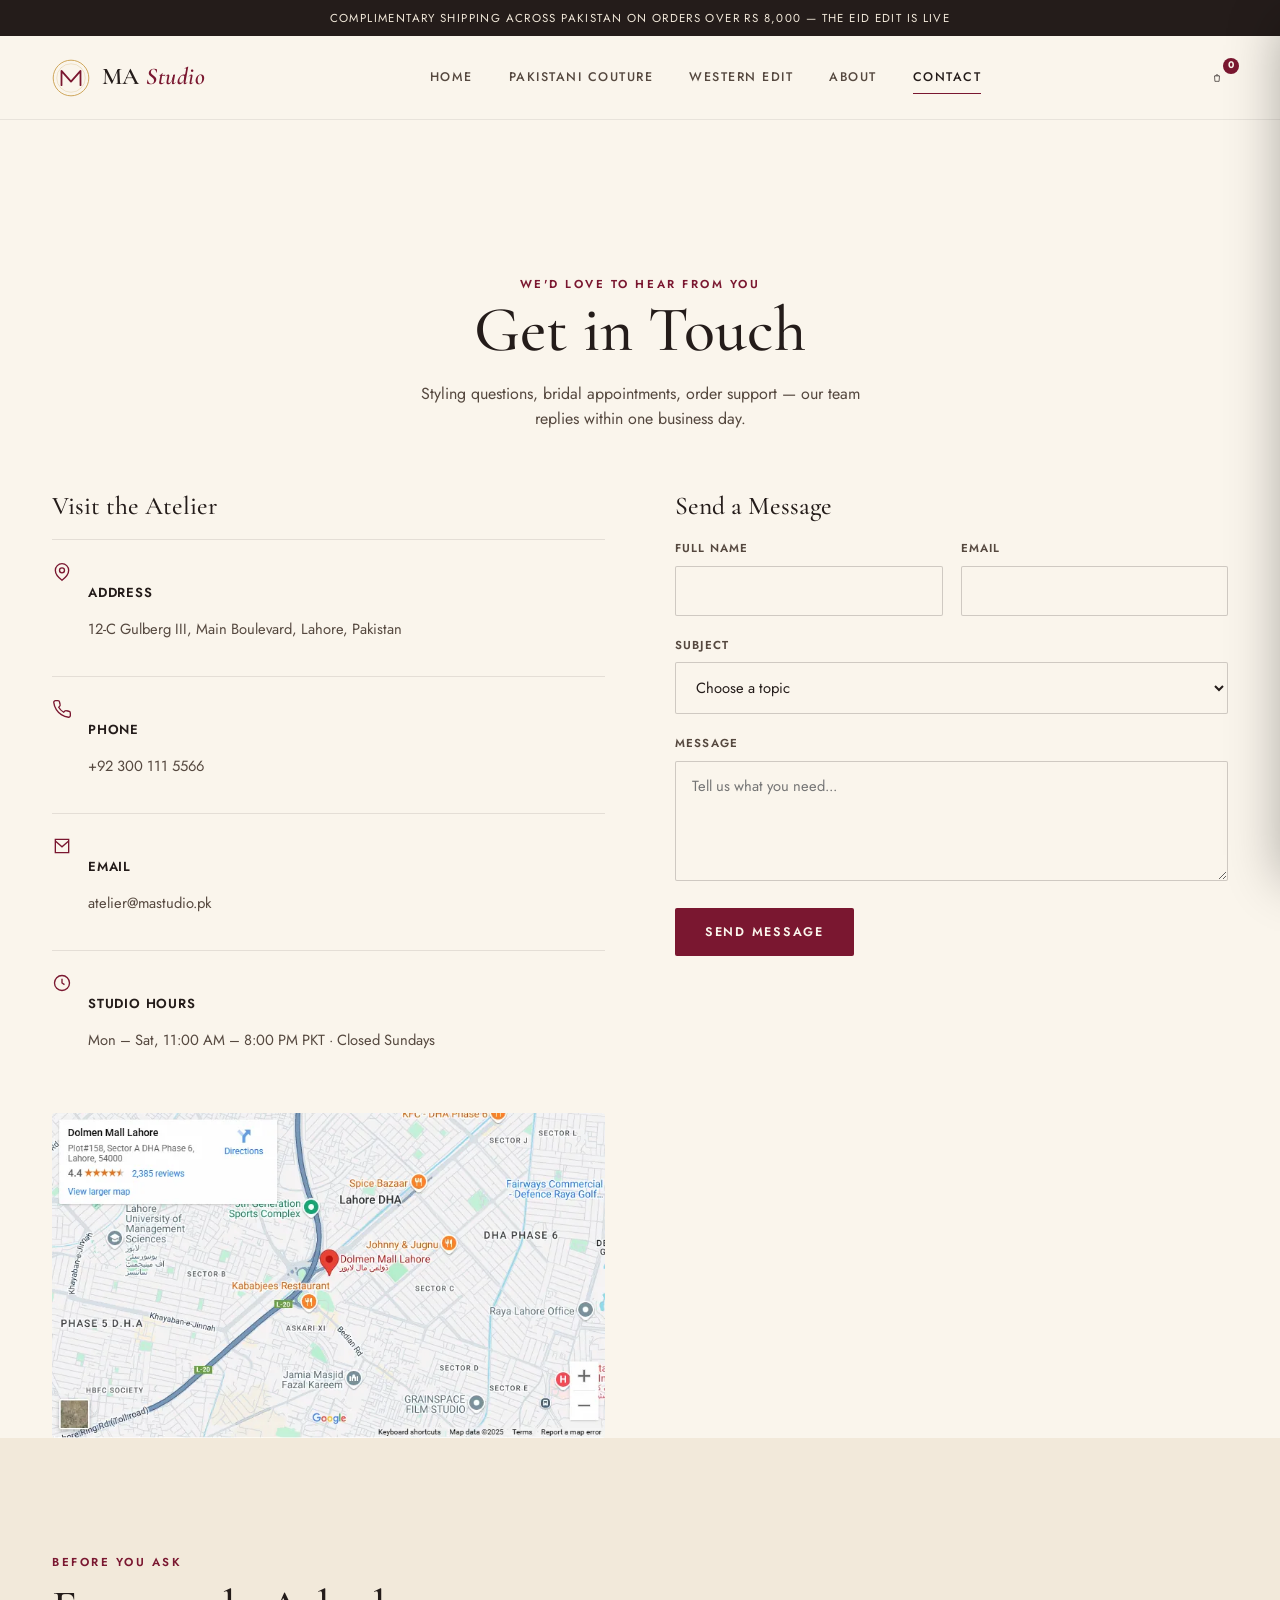
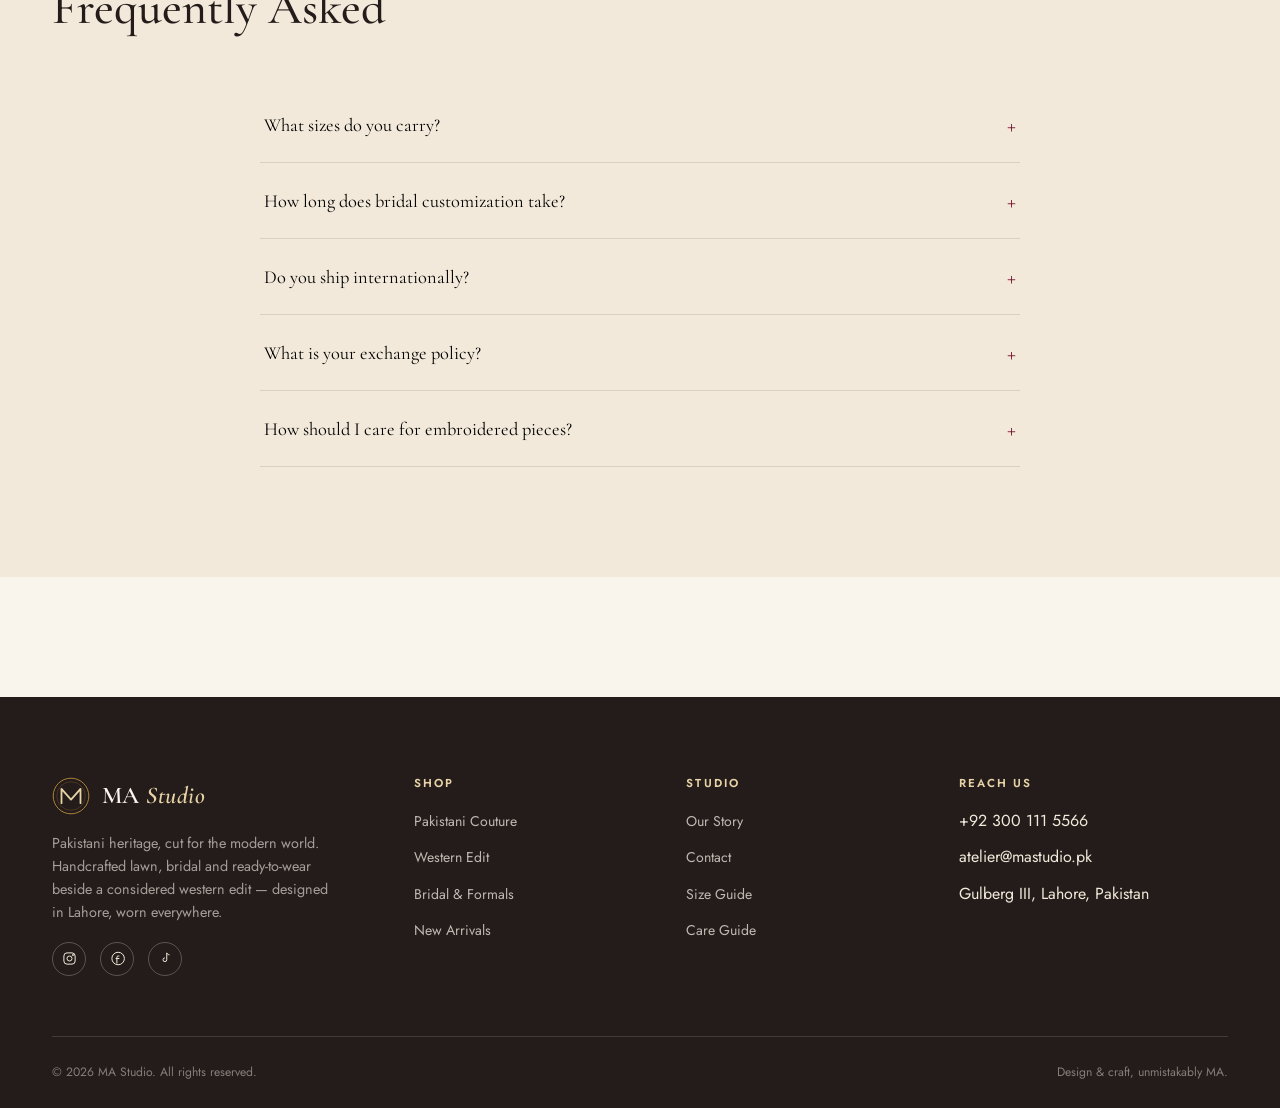
<file: Project03_MA-Studio-Website/ma-studio/contact.html>
<!DOCTYPE html>
<html lang="en">
<head>
<meta charset="UTF-8">
<meta name="viewport" content="width=device-width, initial-scale=1.0">
<title>Contact — MA Studio</title>
<meta name="description" content="Get in touch with MA Studio — Lahore atelier for Pakistani couture and Western ready-to-wear.">
<link rel="icon" href="images/logo-mark.svg" type="image/svg+xml">
<link rel="stylesheet" href="css/style.css">
<link rel="stylesheet" href="css/pages.css">
</head>
<body>

<header class="site-header">
  <div class="announce">Complimentary shipping across Pakistan on orders over Rs 8,000 — the Eid Edit is live</div>
  <div class="header-inner">
    <a href="index.html" class="logo">
      <img src="images/logo-mark.svg" class="logo-mark" alt="MA Studio monogram">
      <span class="logo-text">MA <em>Studio</em></span>
    </a>
    <nav class="main-nav">
      <a href="index.html">Home</a>
      <a href="pakistani.html">Pakistani Couture</a>
      <a href="western.html">Western Edit</a>
      <a href="about.html">About</a>
      <a href="contact.html" class="active">Contact</a>
    </nav>
    <div class="header-actions">
      <button class="icon-btn cart-open" aria-label="Open cart" type="button">
        <svg viewBox="0 0 24 24" fill="none" stroke="currentColor" stroke-width="1.6"><path d="M6 7h12l-1 13H7L6 7Z"/><path d="M9 7a3 3 0 0 1 6 0"/></svg>
        <span class="cart-count">0</span>
      </button>
    </div>
    <button class="nav-toggle" aria-label="Menu" aria-expanded="false" type="button"><span></span><span></span><span></span></button>
  </div>
</header>

<section class="contact-hero">
  <div class="wrap">
    <span class="eyebrow">We'd Love to Hear From You</span>
    <h1>Get in Touch</h1>
    <p>Styling questions, bridal appointments, order support — our team replies within one business day.</p>
  </div>
</section>

<section class="wrap">
  <div class="contact-grid">

    <div class="contact-info reveal">
      <h3>Visit the Atelier</h3>

      <div class="info-row">
        <span class="ic"><svg viewBox="0 0 24 24" fill="none" stroke="currentColor" stroke-width="1.6"><path d="M20 10c0 6-8 12-8 12s-8-6-8-12a8 8 0 1 1 16 0Z"/><circle cx="12" cy="10" r="3"/></svg></span>
        <div><h5>Address</h5><p>12-C Gulberg III, Main Boulevard, Lahore, Pakistan</p></div>
      </div>
      <div class="info-row">
        <span class="ic"><svg viewBox="0 0 24 24" fill="none" stroke="currentColor" stroke-width="1.6"><path d="M22 16.9v3a2 2 0 0 1-2.2 2 19.8 19.8 0 0 1-8.6-3.1 19.5 19.5 0 0 1-6-6 19.8 19.8 0 0 1-3.1-8.7A2 2 0 0 1 4.1 2h3a2 2 0 0 1 2 1.7c.1.9.3 1.8.6 2.7a2 2 0 0 1-.4 2.1L8 9.9a16 16 0 0 0 6 6l1.4-1.4a2 2 0 0 1 2.1-.4c.9.3 1.8.5 2.7.6a2 2 0 0 1 1.8 2Z"/></svg></span>
        <div><h5>Phone</h5><p><a href="tel:+923001115566">+92 300 111 5566</a></p></div>
      </div>
      <div class="info-row">
        <span class="ic"><svg viewBox="0 0 24 24" fill="none" stroke="currentColor" stroke-width="1.6"><path d="M4 4h16v16H4Z"/><path d="m4 6 8 7 8-7"/></svg></span>
        <div><h5>Email</h5><p><a href="mailto:atelier@mastudio.pk">atelier@mastudio.pk</a></p></div>
      </div>
      <div class="info-row">
        <span class="ic"><svg viewBox="0 0 24 24" fill="none" stroke="currentColor" stroke-width="1.6"><circle cx="12" cy="12" r="9"/><path d="M12 7v5l3 2"/></svg></span>
        <div><h5>Studio Hours</h5><p>Mon – Sat, 11:00 AM – 8:00 PM PKT · Closed Sundays</p></div>
      </div>

      <div class="map-art"><img src="images/map.webp" alt="Map illustration marking the MA Studio atelier location"></div>
    </div>

    <div class="reveal">
      <h3 style="font-family:var(--display); font-size:1.6rem; margin-bottom:20px;">Send a Message</h3>
      <form id="contact-form" novalidate>
        <div class="form-row">
          <div class="form-field">
            <label for="cf-name">Full Name</label>
            <input id="cf-name" type="text" name="name" required>
            <span class="err">Please enter your name.</span>
          </div>
          <div class="form-field">
            <label for="cf-email">Email</label>
            <input id="cf-email" type="email" name="email" required>
            <span class="err">Please enter a valid email.</span>
          </div>
        </div>
        <div class="form-field">
          <label for="cf-subject">Subject</label>
          <select id="cf-subject" name="subject" required>
            <option value="">Choose a topic</option>
            <option>Bridal Appointment</option>
            <option>Order Support</option>
            <option>Sizing Help</option>
            <option>Wholesale Enquiry</option>
            <option>Something Else</option>
          </select>
          <span class="err">Please choose a topic.</span>
        </div>
        <div class="form-field">
          <label for="cf-message">Message</label>
          <textarea id="cf-message" name="message" required placeholder="Tell us what you need..."></textarea>
          <span class="err">Please add a short message.</span>
        </div>
        <button type="submit" class="btn btn-wine">Send Message</button>
        <p class="form-status" role="status"></p>
      </form>
    </div>

  </div>
</section>

<section class="faq" id="faq">
  <div class="wrap">
    <div class="section-head reveal">
      <div><span class="eyebrow">Before You Ask</span><h2>Frequently Asked</h2></div>
    </div>
    <div class="faq-list">
      <div class="faq-item reveal">
        <button class="faq-q" type="button">What sizes do you carry?<span class="plus">+</span></button>
        <div class="faq-a"><p>Pakistani Couture runs XS–3XL with custom bridal fittings available in-studio. The Western Edit runs XS–XL. Full measurements are listed on every product page.</p></div>
      </div>
      <div class="faq-item reveal">
        <button class="faq-q" type="button">How long does bridal customization take?<span class="plus">+</span></button>
        <div class="faq-a"><p>Hand-embellished bridal pieces typically take 2–3 weeks from confirmed order. We recommend booking at least six weeks ahead of your event.</p></div>
      </div>
      <div class="faq-item reveal">
        <button class="faq-q" type="button">Do you ship internationally?<span class="plus">+</span></button>
        <div class="faq-a"><p>Yes — we ship across Pakistan in 2–4 business days and internationally in 7–14 business days, with tracking provided on every order.</p></div>
      </div>
      <div class="faq-item reveal">
        <button class="faq-q" type="button">What is your exchange policy?<span class="plus">+</span></button>
        <div class="faq-a"><p>Unworn, unwashed ready-to-wear pieces can be exchanged within 7 days of delivery. Made-to-order bridal pieces are final sale.</p></div>
      </div>
      <div class="faq-item reveal">
        <button class="faq-q" type="button">How should I care for embroidered pieces?<span class="plus">+</span></button>
        <div class="faq-a"><p>Dry clean only for anything with gota, zardozi, or delicate embellishment. Lawn and cotton pieces can be hand-washed cold and line-dried in shade.</p></div>
      </div>
    </div>
  </div>
</section>

<footer class="site-footer">
  <div class="wrap">
    <div class="footer-grid">
      <div class="footer-brand">
        <a href="index.html" class="logo"><img src="images/logo-mark-dark.svg" class="logo-mark" alt="MA Studio"><span class="logo-text">MA <em>Studio</em></span></a>
        <p>Pakistani heritage, cut for the modern world. Handcrafted lawn, bridal and ready-to-wear beside a considered western edit — designed in Lahore, worn everywhere.</p>
        <div class="footer-social">
          <a href="#" aria-label="Instagram"><svg viewBox="0 0 24 24" fill="none" stroke="currentColor" stroke-width="1.6"><rect x="3" y="3" width="18" height="18" rx="5"/><circle cx="12" cy="12" r="4"/><circle cx="17.5" cy="6.5" r="1"/></svg></a>
          <a href="#" aria-label="Facebook"><svg viewBox="0 0 24 24" fill="none" stroke="currentColor" stroke-width="1.6"><path d="M15 8h-2a2 2 0 0 0-2 2v10M9 12h6"/><path d="M13 2a10 10 0 1 0 0 20 10 10 0 0 0 0-20Z"/></svg></a>
          <a href="#" aria-label="TikTok"><svg viewBox="0 0 24 24" fill="none" stroke="currentColor" stroke-width="1.6"><path d="M14 3v11a3 3 0 1 1-3-3"/><path d="M14 3c1 2 2.5 3 4.5 3.2"/></svg></a>
        </div>
      </div>
      <div class="footer-col">
        <h4>Shop</h4>
        <ul>
          <li><a href="pakistani.html">Pakistani Couture</a></li>
          <li><a href="western.html">Western Edit</a></li>
          <li><a href="pakistani.html">Bridal &amp; Formals</a></li>
          <li><a href="western.html">New Arrivals</a></li>
        </ul>
      </div>
      <div class="footer-col">
        <h4>Studio</h4>
        <ul>
          <li><a href="about.html">Our Story</a></li>
          <li><a href="contact.html">Contact</a></li>
          <li><a href="contact.html#faq">Size Guide</a></li>
          <li><a href="contact.html#faq">Care Guide</a></li>
        </ul>
      </div>
      <div class="footer-col">
        <h4>Reach Us</h4>
        <ul>
          <li>+92 300 111 5566</li>
          <li>atelier@mastudio.pk</li>
          <li>Gulberg III, Lahore, Pakistan</li>
        </ul>
      </div>
    </div>
    <div class="footer-bottom">
      <span>© <span class="year"></span> MA Studio. All rights reserved.</span>
      <span>Design &amp; craft, unmistakably MA.</span>
    </div>
  </div>
</footer>

<div class="overlay"></div>
<aside class="cart-drawer">
  <div class="cart-head">
    <h3>Your Bag</h3>
    <button class="cart-close" aria-label="Close cart" type="button">
      <svg viewBox="0 0 24 24" fill="none" stroke="currentColor" stroke-width="1.6"><path d="M6 6l12 12M18 6L6 18"/></svg>
    </button>
  </div>
  <div class="cart-items"><p class="cart-empty">Your bag is empty. Time to fix that.</p></div>
  <div class="cart-foot">
    <div class="cart-subtotal"><span>Subtotal</span><span class="amt">Rs 0</span></div>
    <button class="btn btn-wine">Checkout</button>
    <p class="tiny-note">Shipping &amp; taxes calculated at checkout.</p>
  </div>
</aside>
<button class="to-top" aria-label="Back to top"><svg viewBox="0 0 24 24" fill="none" stroke="currentColor" stroke-width="2"><path d="M12 19V5M5 12l7-7 7 7"/></svg></button>

<script src="js/script.js"></script>
</body>
</html>
</file>
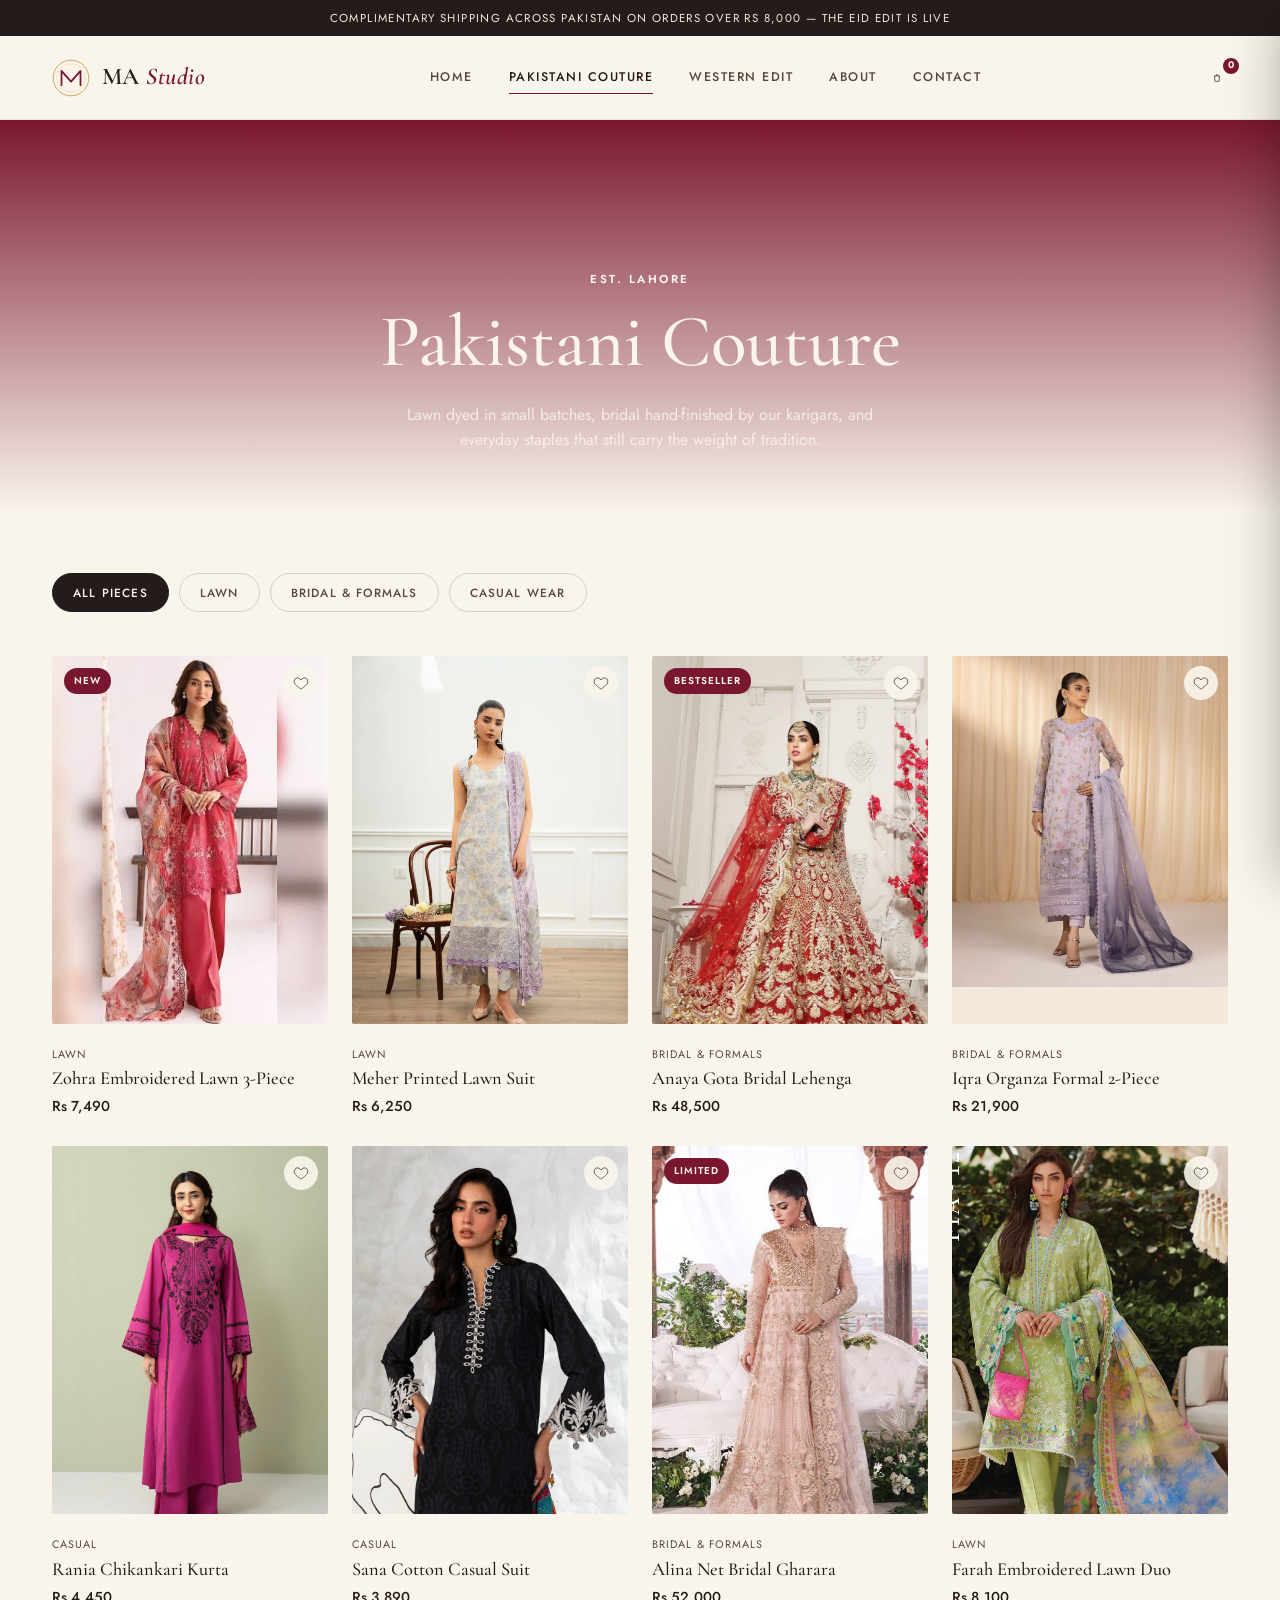
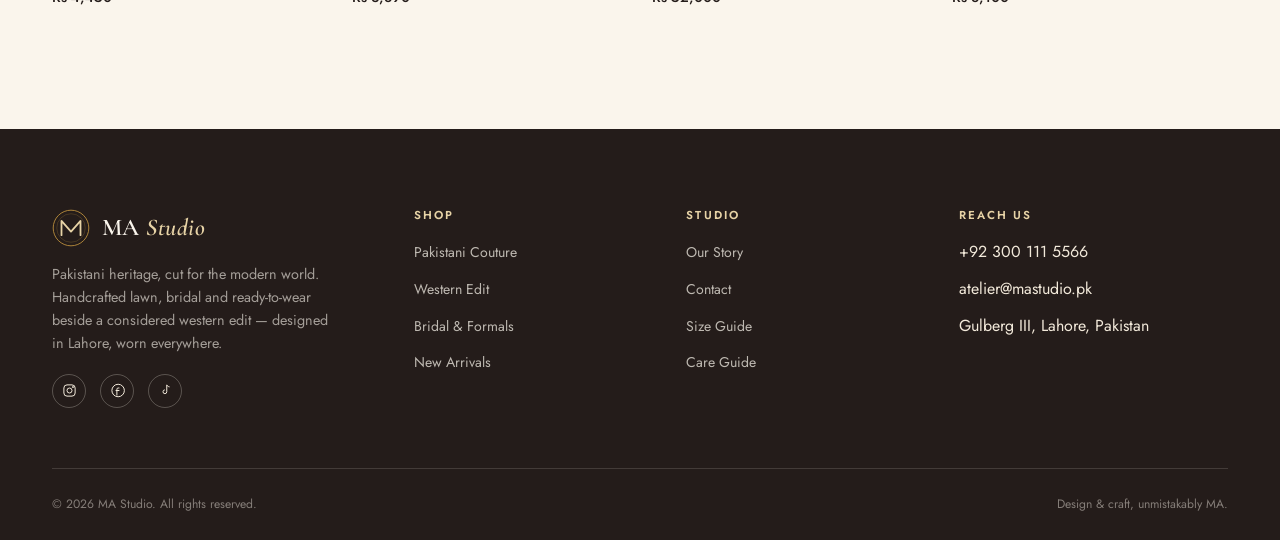
<file: Project03_MA-Studio-Website/ma-studio/pakistani.html>
<!DOCTYPE html>
<html lang="en">
<head>
<meta charset="UTF-8">
<meta name="viewport" content="width=device-width, initial-scale=1.0">
<title>Pakistani Couture — MA Studio</title>
<meta name="description" content="Hand-embellished Pakistani lawn, bridal and formal wear from MA Studio.">
<link rel="icon" href="images/logo-mark.svg" type="image/svg+xml">
<link rel="stylesheet" href="css/style.css">
<link rel="stylesheet" href="css/pages.css">
</head>
<body class="pg-pakistani">

<header class="site-header">
  <div class="announce">Complimentary shipping across Pakistan on orders over Rs 8,000 — the Eid Edit is live</div>
  <div class="header-inner">
    <a href="index.html" class="logo">
      <img src="images/logo-mark.svg" class="logo-mark" alt="MA Studio monogram">
      <span class="logo-text">MA <em>Studio</em></span>
    </a>
    <nav class="main-nav">
      <a href="index.html">Home</a>
      <a href="pakistani.html" class="active">Pakistani Couture</a>
      <a href="western.html">Western Edit</a>
      <a href="about.html">About</a>
      <a href="contact.html">Contact</a>
    </nav>
    <div class="header-actions">
      <button class="icon-btn cart-open" aria-label="Open cart" type="button">
        <svg viewBox="0 0 24 24" fill="none" stroke="currentColor" stroke-width="1.6"><path d="M6 7h12l-1 13H7L6 7Z"/><path d="M9 7a3 3 0 0 1 6 0"/></svg>
        <span class="cart-count">0</span>
      </button>
    </div>
    <button class="nav-toggle" aria-label="Menu" aria-expanded="false" type="button"><span></span><span></span><span></span></button>
  </div>
</header>

<section class="collection-intro">
  <div class="wrap">
    <span class="eyebrow">Est. Lahore</span>
    <h1>Pakistani Couture</h1>
    <p>Lawn dyed in small batches, bridal hand-finished by our karigars, and everyday staples that still carry the weight of tradition.</p>
    
  </div>
</section>

<section class="wrap" style="padding-top:60px;">
  <div class="filter-bar" data-target="pk-grid">
    <button class="filter-btn active" data-filter="all" type="button">All Pieces</button>
    <button class="filter-btn" data-filter="Lawn" type="button">Lawn</button>
    <button class="filter-btn" data-filter="Bridal & Formals" type="button">Bridal &amp; Formals</button>
    <button class="filter-btn" data-filter="Casual" type="button">Casual Wear</button>
  </div>

  <div class="product-grid" id="pk-grid">

    <article class="product-card reveal" data-cat="Lawn" data-name="Zohra Embroidered Lawn 3-Piece" data-price="7490" data-cat-label="Pakistani Couture — Lawn" data-img="images/pk-lawn.svg">
      <div class="product-figure">
        <span class="product-tag">New</span>
        <button class="wish-btn" aria-label="Add to wishlist" type="button"><svg viewBox="0 0 24 24"><path d="M12 21s-7-4.35-9.5-8.36C.86 9.28 2 5.5 5.5 4.5 8 3.8 10 5 12 7.5 14 5 16 3.8 18.5 4.5 22 5.5 23.14 9.28 21.5 12.64 19 16.65 12 21 12 21z"/></svg></button>
        <img src="images/1.jpg" alt="Zohra Embroidered Lawn 3-Piece">
        <div class="quick-add"><button type="button" class="add-to-bag">Quick Add — Rs 7,490</button></div>
      </div>
      <div class="product-body">
        <span class="p-cat">Lawn</span>
        <h4 class="p-name">Zohra Embroidered Lawn 3-Piece</h4>
        <div class="p-price">Rs 7,490</div>
      </div>
    </article>

    <article class="product-card reveal" data-cat="Lawn" data-name="Meher Printed Lawn Suit" data-price="6250" data-img="images/pk-lawn-2.svg">
      <div class="product-figure">
        <button class="wish-btn" aria-label="Add to wishlist" type="button"><svg viewBox="0 0 24 24"><path d="M12 21s-7-4.35-9.5-8.36C.86 9.28 2 5.5 5.5 4.5 8 3.8 10 5 12 7.5 14 5 16 3.8 18.5 4.5 22 5.5 23.14 9.28 21.5 12.64 19 16.65 12 21 12 21z"/></svg></button>
        <img src="images/2.webp" alt="Meher Printed Lawn Suit">
        <div class="quick-add"><button type="button" class="add-to-bag">Quick Add — Rs 6,250</button></div>
      </div>
      <div class="product-body">
        <span class="p-cat">Lawn</span>
        <h4 class="p-name">Meher Printed Lawn Suit</h4>
        <div class="p-price">Rs 6,250</div>
      </div>
    </article>

    <article class="product-card reveal" data-cat="Bridal & Formals" data-name="Anaya Gota Bridal Lehenga" data-price="48500" data-img="images/pk-bridal.svg">
      <div class="product-figure">
        <span class="product-tag">Bestseller</span>
        <button class="wish-btn" aria-label="Add to wishlist" type="button"><svg viewBox="0 0 24 24"><path d="M12 21s-7-4.35-9.5-8.36C.86 9.28 2 5.5 5.5 4.5 8 3.8 10 5 12 7.5 14 5 16 3.8 18.5 4.5 22 5.5 23.14 9.28 21.5 12.64 19 16.65 12 21 12 21z"/></svg></button>
        <img src="images/3.jpg" alt="Anaya Gota Bridal Lehenga">
        <div class="quick-add"><button type="button" class="add-to-bag">Quick Add — Rs 48,500</button></div>
      </div>
      <div class="product-body">
        <span class="p-cat">Bridal &amp; Formals</span>
        <h4 class="p-name">Anaya Gota Bridal Lehenga</h4>
        <div class="p-price">Rs 48,500</div>
      </div>
    </article>

    <article class="product-card reveal" data-cat="Bridal & Formals" data-name="Iqra Organza Formal 2-Piece" data-price="21900" data-img="images/pk-formal.svg">
      <div class="product-figure">
        <button class="wish-btn" aria-label="Add to wishlist" type="button"><svg viewBox="0 0 24 24"><path d="M12 21s-7-4.35-9.5-8.36C.86 9.28 2 5.5 5.5 4.5 8 3.8 10 5 12 7.5 14 5 16 3.8 18.5 4.5 22 5.5 23.14 9.28 21.5 12.64 19 16.65 12 21 12 21z"/></svg></button>
        <img src="images/4.jpg" alt="Iqra Organza Formal 2-Piece">
        <div class="quick-add"><button type="button" class="add-to-bag">Quick Add — Rs 21,900</button></div>
      </div>
      <div class="product-body">
        <span class="p-cat">Bridal &amp; Formals</span>
        <h4 class="p-name">Iqra Organza Formal 2-Piece</h4>
        <div class="p-price">Rs 21,900</div>
      </div>
    </article>

    <article class="product-card reveal" data-cat="Casual" data-name="Rania Chikankari Kurta" data-price="4450" data-img="images/pk-kurta.svg">
      <div class="product-figure">
        <button class="wish-btn" aria-label="Add to wishlist" type="button"><svg viewBox="0 0 24 24"><path d="M12 21s-7-4.35-9.5-8.36C.86 9.28 2 5.5 5.5 4.5 8 3.8 10 5 12 7.5 14 5 16 3.8 18.5 4.5 22 5.5 23.14 9.28 21.5 12.64 19 16.65 12 21 12 21z"/></svg></button>
        <img src="images/5.webp" alt="Rania Chikankari Kurta">
        <div class="quick-add"><button type="button" class="add-to-bag">Quick Add — Rs 4,450</button></div>
      </div>
      <div class="product-body">
        <span class="p-cat">Casual</span>
        <h4 class="p-name">Rania Chikankari Kurta</h4>
        <div class="p-price">Rs 4,450</div>
      </div>
    </article>

    <article class="product-card reveal" data-cat="Casual" data-name="Sana Cotton Casual Suit" data-price="3890" data-img="images/pk-casual.svg">
      <div class="product-figure">
        <button class="wish-btn" aria-label="Add to wishlist" type="button"><svg viewBox="0 0 24 24"><path d="M12 21s-7-4.35-9.5-8.36C.86 9.28 2 5.5 5.5 4.5 8 3.8 10 5 12 7.5 14 5 16 3.8 18.5 4.5 22 5.5 23.14 9.28 21.5 12.64 19 16.65 12 21 12 21z"/></svg></button>
        <img src="images/6.webp" alt="Sana Cotton Casual Suit">
        <div class="quick-add"><button type="button" class="add-to-bag">Quick Add — Rs 3,890</button></div>
      </div>
      <div class="product-body">
        <span class="p-cat">Casual</span>
        <h4 class="p-name">Sana Cotton Casual Suit</h4>
        <div class="p-price">Rs 3,890</div>
      </div>
    </article>

    <article class="product-card reveal" data-cat="Bridal & Formals" data-name="Alina Net Bridal Gharara" data-price="52000" data-img="images/pk-bridal.svg">
      <div class="product-figure">
        <span class="product-tag">Limited</span>
        <button class="wish-btn" aria-label="Add to wishlist" type="button"><svg viewBox="0 0 24 24"><path d="M12 21s-7-4.35-9.5-8.36C.86 9.28 2 5.5 5.5 4.5 8 3.8 10 5 12 7.5 14 5 16 3.8 18.5 4.5 22 5.5 23.14 9.28 21.5 12.64 19 16.65 12 21 12 21z"/></svg></button>
        <img src="images/7.jpg" alt="Alina Net Bridal Gharara">
        <div class="quick-add"><button type="button" class="add-to-bag">Quick Add — Rs 52,000</button></div>
      </div>
      <div class="product-body">
        <span class="p-cat">Bridal &amp; Formals</span>
        <h4 class="p-name">Alina Net Bridal Gharara</h4>
        <div class="p-price">Rs 52,000</div>
      </div>
    </article>

    <article class="product-card reveal" data-cat="Lawn" data-name="Farah Embroidered Lawn Duo" data-price="8100" data-img="images/pk-lawn.svg">
      <div class="product-figure">
        <button class="wish-btn" aria-label="Add to wishlist" type="button"><svg viewBox="0 0 24 24"><path d="M12 21s-7-4.35-9.5-8.36C.86 9.28 2 5.5 5.5 4.5 8 3.8 10 5 12 7.5 14 5 16 3.8 18.5 4.5 22 5.5 23.14 9.28 21.5 12.64 19 16.65 12 21 12 21z"/></svg></button>
        <img src="images/8.webp" alt="Farah Embroidered Lawn Duo">
        <div class="quick-add"><button type="button" class="add-to-bag">Quick Add — Rs 8,100</button></div>
      </div>
      <div class="product-body">
        <span class="p-cat">Lawn</span>
        <h4 class="p-name">Farah Embroidered Lawn Duo</h4>
        <div class="p-price">Rs 8,100</div>
      </div>
    </article>

  </div>
  <div class="grid-empty" id="pk-empty">No pieces match this filter yet — check back soon or explore another category.</div>
</section>

<footer class="site-footer">
  <div class="wrap">
    <div class="footer-grid">
      <div class="footer-brand">
        <a href="index.html" class="logo"><img src="images/logo-mark-dark.svg" class="logo-mark" alt="MA Studio"><span class="logo-text">MA <em>Studio</em></span></a>
        <p>Pakistani heritage, cut for the modern world. Handcrafted lawn, bridal and ready-to-wear beside a considered western edit — designed in Lahore, worn everywhere.</p>
        <div class="footer-social">
          <a href="#" aria-label="Instagram"><svg viewBox="0 0 24 24" fill="none" stroke="currentColor" stroke-width="1.6"><rect x="3" y="3" width="18" height="18" rx="5"/><circle cx="12" cy="12" r="4"/><circle cx="17.5" cy="6.5" r="1"/></svg></a>
          <a href="#" aria-label="Facebook"><svg viewBox="0 0 24 24" fill="none" stroke="currentColor" stroke-width="1.6"><path d="M15 8h-2a2 2 0 0 0-2 2v10M9 12h6"/><path d="M13 2a10 10 0 1 0 0 20 10 10 0 0 0 0-20Z"/></svg></a>
          <a href="#" aria-label="TikTok"><svg viewBox="0 0 24 24" fill="none" stroke="currentColor" stroke-width="1.6"><path d="M14 3v11a3 3 0 1 1-3-3"/><path d="M14 3c1 2 2.5 3 4.5 3.2"/></svg></a>
        </div>
      </div>
      <div class="footer-col">
        <h4>Shop</h4>
        <ul>
          <li><a href="pakistani.html">Pakistani Couture</a></li>
          <li><a href="western.html">Western Edit</a></li>
          <li><a href="pakistani.html">Bridal &amp; Formals</a></li>
          <li><a href="western.html">New Arrivals</a></li>
        </ul>
      </div>
      <div class="footer-col">
        <h4>Studio</h4>
        <ul>
          <li><a href="about.html">Our Story</a></li>
          <li><a href="contact.html">Contact</a></li>
          <li><a href="contact.html#faq">Size Guide</a></li>
          <li><a href="contact.html#faq">Care Guide</a></li>
        </ul>
      </div>
      <div class="footer-col">
        <h4>Reach Us</h4>
        <ul>
          <li>+92 300 111 5566</li>
          <li>atelier@mastudio.pk</li>
          <li>Gulberg III, Lahore, Pakistan</li>
        </ul>
      </div>
    </div>
    <div class="footer-bottom">
      <span>© <span class="year"></span> MA Studio. All rights reserved.</span>
      <span>Design &amp; craft, unmistakably MA.</span>
    </div>
  </div>
</footer>

<div class="overlay"></div>
<aside class="cart-drawer">
  <div class="cart-head">
    <h3>Your Bag</h3>
    <button class="cart-close" aria-label="Close cart" type="button">
      <svg viewBox="0 0 24 24" fill="none" stroke="currentColor" stroke-width="1.6"><path d="M6 6l12 12M18 6L6 18"/></svg>
    </button>
  </div>
  <div class="cart-items"><p class="cart-empty">Your bag is empty. Time to fix that.</p></div>
  <div class="cart-foot">
    <div class="cart-subtotal"><span>Subtotal</span><span class="amt">Rs 0</span></div>
    <button class="btn btn-wine">Checkout</button>
    <p class="tiny-note">Shipping &amp; taxes calculated at checkout.</p>
  </div>
</aside>
<button class="to-top" aria-label="Back to top"><svg viewBox="0 0 24 24" fill="none" stroke="currentColor" stroke-width="2"><path d="M12 19V5M5 12l7-7 7 7"/></svg></button>

<script src="js/script.js"></script>
</body>
</html>
</file>
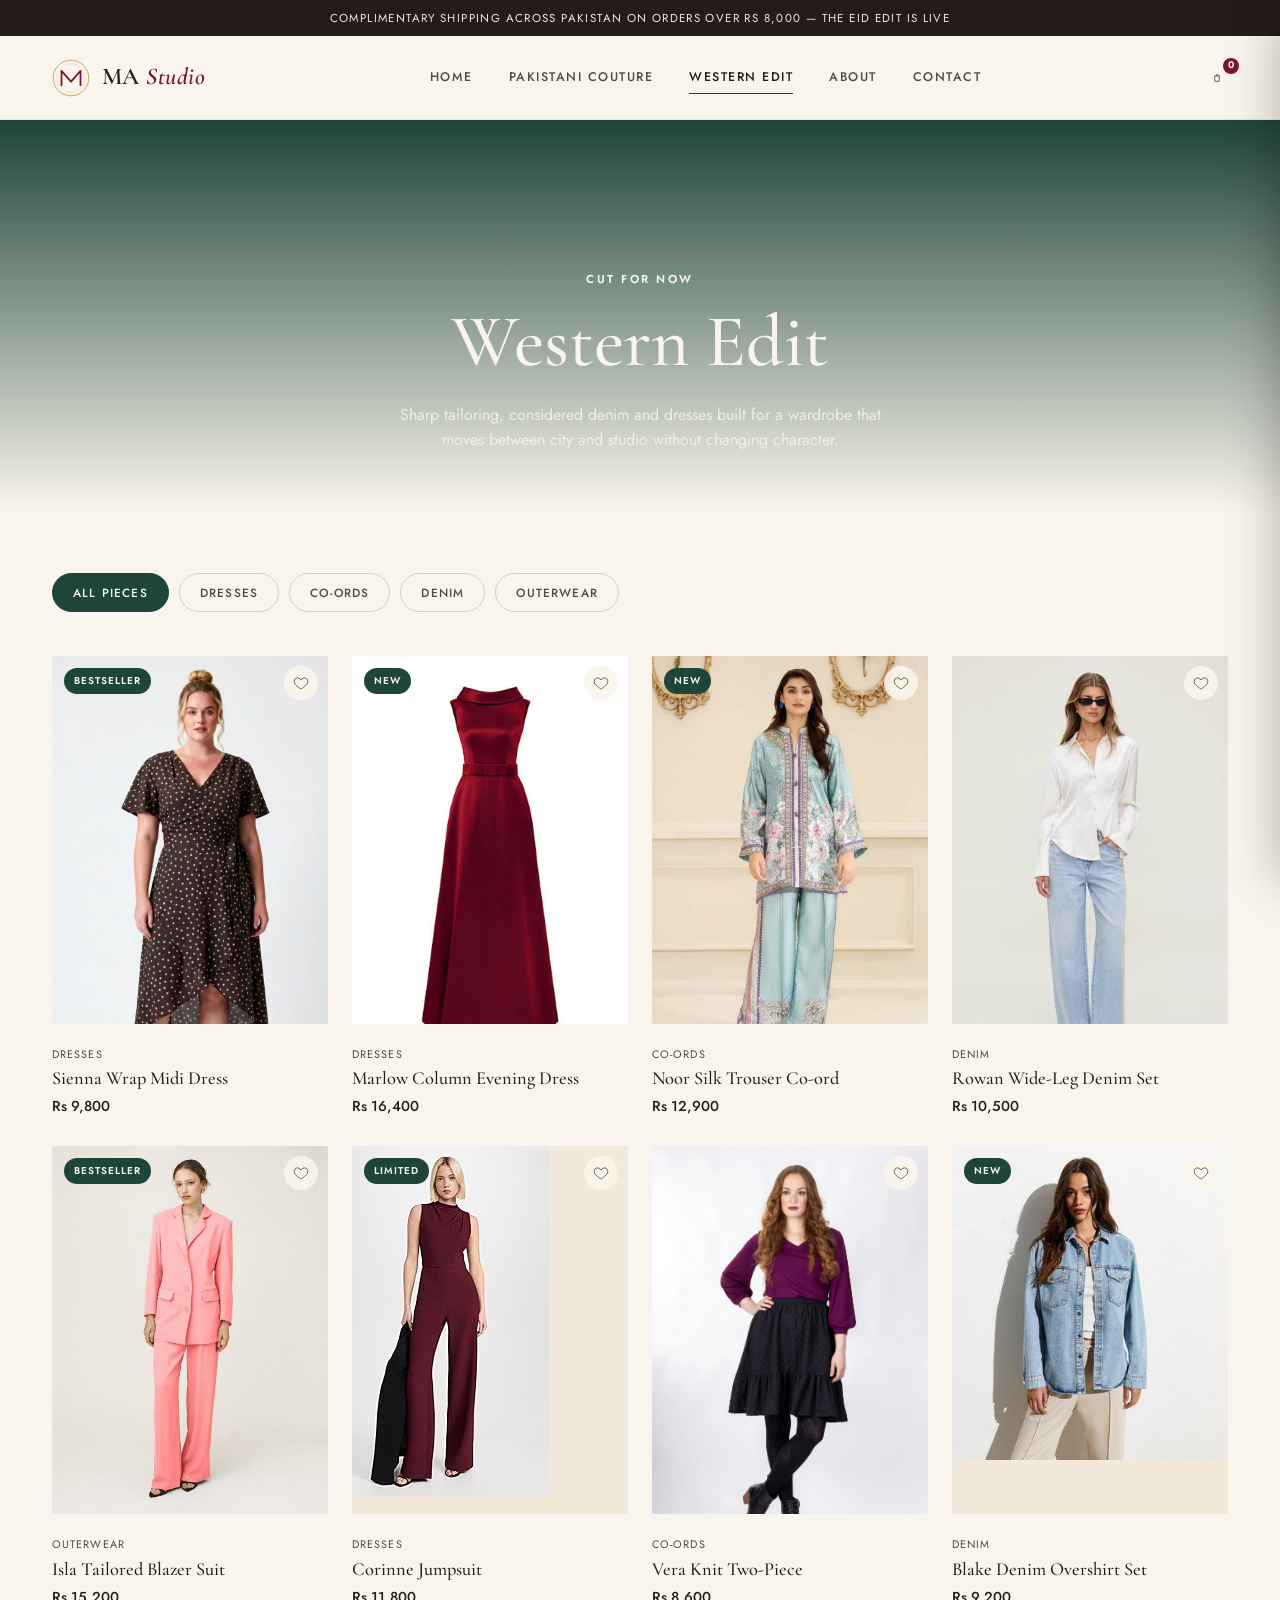
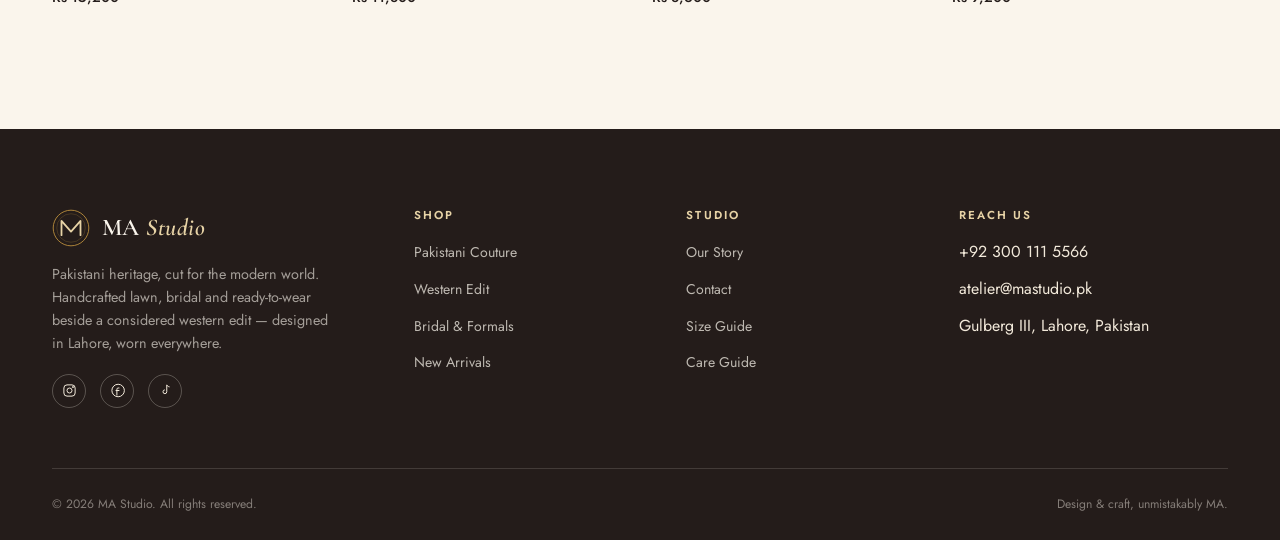
<file: Project03_MA-Studio-Website/ma-studio/western.html>
<!DOCTYPE html>
<html lang="en">
<head>
<meta charset="UTF-8">
<meta name="viewport" content="width=device-width, initial-scale=1.0">
<title>Western Edit — MA Studio</title>
<meta name="description" content="Considered Western ready-to-wear from MA Studio: dresses, co-ords, denim and outerwear.">
<link rel="icon" href="images/logo-mark.svg" type="image/svg+xml">
<link rel="stylesheet" href="css/style.css">
<link rel="stylesheet" href="css/pages.css">
</head>
<body class="pg-western">

<header class="site-header">
  <div class="announce">Complimentary shipping across Pakistan on orders over Rs 8,000 — the Eid Edit is live</div>
  <div class="header-inner">
    <a href="index.html" class="logo">
      <img src="images/logo-mark.svg" class="logo-mark" alt="MA Studio monogram">
      <span class="logo-text">MA <em>Studio</em></span>
    </a>
    <nav class="main-nav">
      <a href="index.html">Home</a>
      <a href="pakistani.html">Pakistani Couture</a>
      <a href="western.html" class="active">Western Edit</a>
      <a href="about.html">About</a>
      <a href="contact.html">Contact</a>
    </nav>
    <div class="header-actions">
      <button class="icon-btn cart-open" aria-label="Open cart" type="button">
        <svg viewBox="0 0 24 24" fill="none" stroke="currentColor" stroke-width="1.6"><path d="M6 7h12l-1 13H7L6 7Z"/><path d="M9 7a3 3 0 0 1 6 0"/></svg>
        <span class="cart-count">0</span>
      </button>
    </div>
    <button class="nav-toggle" aria-label="Menu" aria-expanded="false" type="button"><span></span><span></span><span></span></button>
  </div>
</header>

<section class="collection-intro">
  <div class="wrap">
    <span class="eyebrow">Cut for Now</span>
    <h1>Western Edit</h1>
    <p>Sharp tailoring, considered denim and dresses built for a wardrobe that moves between city and studio without changing character.</p>
  </div>
</section>

<section class="wrap pg-western" style="padding-top:60px;">
  <div class="filter-bar" data-target="wn-grid">
    <button class="filter-btn active" data-filter="all" type="button">All Pieces</button>
    <button class="filter-btn" data-filter="Dresses" type="button">Dresses</button>
    <button class="filter-btn" data-filter="Co-ords" type="button">Co-ords</button>
    <button class="filter-btn" data-filter="Denim" type="button">Denim</button>
    <button class="filter-btn" data-filter="Outerwear" type="button">Outerwear</button>
  </div>

  <div class="product-grid" id="wn-grid">

    <article class="product-card reveal" data-cat="Dresses" data-name="Sienna Wrap Midi Dress" data-price="9800" data-img="images/wn-slip.svg">
      <div class="product-figure">
        <span class="product-tag">Bestseller</span>
        <button class="wish-btn" aria-label="Add to wishlist" type="button"><svg viewBox="0 0 24 24"><path d="M12 21s-7-4.35-9.5-8.36C.86 9.28 2 5.5 5.5 4.5 8 3.8 10 5 12 7.5 14 5 16 3.8 18.5 4.5 22 5.5 23.14 9.28 21.5 12.64 19 16.65 12 21 12 21z"/></svg></button>
        <img src="images/9.webp" alt="Sienna Wrap Midi Dress">
        <div class="quick-add"><button type="button" class="add-to-bag">Quick Add — Rs 9,800</button></div>
      </div>
      <div class="product-body">
        <span class="p-cat">Dresses</span>
        <h4 class="p-name">Sienna Wrap Midi Dress</h4>
        <div class="p-price">Rs 9,800</div>
      </div>
    </article>

    <article class="product-card reveal" data-cat="Dresses" data-name="Marlow Column Evening Dress" data-price="16400" data-img="images/wn-dress.svg">
      <div class="product-figure">
        <span class="product-tag">New</span>
        <button class="wish-btn" aria-label="Add to wishlist" type="button"><svg viewBox="0 0 24 24"><path d="M12 21s-7-4.35-9.5-8.36C.86 9.28 2 5.5 5.5 4.5 8 3.8 10 5 12 7.5 14 5 16 3.8 18.5 4.5 22 5.5 23.14 9.28 21.5 12.64 19 16.65 12 21 12 21z"/></svg></button>
        <img src="images/10.jpg" alt="Marlow Column Evening Dress">
        <div class="quick-add"><button type="button" class="add-to-bag">Quick Add — Rs 16,400</button></div>
      </div>
      <div class="product-body">
        <span class="p-cat">Dresses</span>
        <h4 class="p-name">Marlow Column Evening Dress</h4>
        <div class="p-price">Rs 16,400</div>
      </div>
    </article>

    <article class="product-card reveal" data-cat="Co-ords" data-name="Noor Silk Trouser Co-ord" data-price="12900" data-img="images/wn-coord.svg">
      <div class="product-figure">
        <span class="product-tag">New</span>
        <button class="wish-btn" aria-label="Add to wishlist" type="button"><svg viewBox="0 0 24 24"><path d="M12 21s-7-4.35-9.5-8.36C.86 9.28 2 5.5 5.5 4.5 8 3.8 10 5 12 7.5 14 5 16 3.8 18.5 4.5 22 5.5 23.14 9.28 21.5 12.64 19 16.65 12 21 12 21z"/></svg></button>
        <img src="images/11.webp" alt="Noor Silk Trouser Co-ord">
        <div class="quick-add"><button type="button" class="add-to-bag">Quick Add — Rs 12,900</button></div>
      </div>
      <div class="product-body">
        <span class="p-cat">Co-ords</span>
        <h4 class="p-name">Noor Silk Trouser Co-ord</h4>
        <div class="p-price">Rs 12,900</div>
      </div>
    </article>

    <article class="product-card reveal" data-cat="Denim" data-name="Rowan Wide-Leg Denim Set" data-price="10500" data-img="images/wn-denim.svg">
      <div class="product-figure">
        <button class="wish-btn" aria-label="Add to wishlist" type="button"><svg viewBox="0 0 24 24"><path d="M12 21s-7-4.35-9.5-8.36C.86 9.28 2 5.5 5.5 4.5 8 3.8 10 5 12 7.5 14 5 16 3.8 18.5 4.5 22 5.5 23.14 9.28 21.5 12.64 19 16.65 12 21 12 21z"/></svg></button>
        <img src="images/12.jpg" alt="Rowan Wide-Leg Denim Set">
        <div class="quick-add"><button type="button" class="add-to-bag">Quick Add — Rs 10,500</button></div>
      </div>
      <div class="product-body">
        <span class="p-cat">Denim</span>
        <h4 class="p-name">Rowan Wide-Leg Denim Set</h4>
        <div class="p-price">Rs 10,500</div>
      </div>
    </article>

    <article class="product-card reveal" data-cat="Outerwear" data-name="Isla Tailored Blazer Suit" data-price="15200" data-img="images/wn-blazer.svg">
      <div class="product-figure">
        <span class="product-tag">Bestseller</span>
        <button class="wish-btn" aria-label="Add to wishlist" type="button"><svg viewBox="0 0 24 24"><path d="M12 21s-7-4.35-9.5-8.36C.86 9.28 2 5.5 5.5 4.5 8 3.8 10 5 12 7.5 14 5 16 3.8 18.5 4.5 22 5.5 23.14 9.28 21.5 12.64 19 16.65 12 21 12 21z"/></svg></button>
        <img src="images/13.jpg" alt="Isla Tailored Blazer Suit">
        <div class="quick-add"><button type="button" class="add-to-bag">Quick Add — Rs 15,200</button></div>
      </div>
      <div class="product-body">
        <span class="p-cat">Outerwear</span>
        <h4 class="p-name">Isla Tailored Blazer Suit</h4>
        <div class="p-price">Rs 15,200</div>
      </div>
    </article>

    <article class="product-card reveal" data-cat="Dresses" data-name="Corinne Jumpsuit" data-price="11800" data-img="images/wn-jump.svg">
      <div class="product-figure">
        <span class="product-tag">Limited</span>
        <button class="wish-btn" aria-label="Add to wishlist" type="button"><svg viewBox="0 0 24 24"><path d="M12 21s-7-4.35-9.5-8.36C.86 9.28 2 5.5 5.5 4.5 8 3.8 10 5 12 7.5 14 5 16 3.8 18.5 4.5 22 5.5 23.14 9.28 21.5 12.64 19 16.65 12 21 12 21z"/></svg></button>
        <img src="images/14.jpg" alt="Corinne Jumpsuit">
        <div class="quick-add"><button type="button" class="add-to-bag">Quick Add — Rs 11,800</button></div>
      </div>
      <div class="product-body">
        <span class="p-cat">Dresses</span>
        <h4 class="p-name">Corinne Jumpsuit</h4>
        <div class="p-price">Rs 11,800</div>
      </div>
    </article>

    <article class="product-card reveal" data-cat="Co-ords" data-name="Vera Knit Two-Piece" data-price="8600" data-img="images/wn-coord.svg">
      <div class="product-figure">
        <button class="wish-btn" aria-label="Add to wishlist" type="button"><svg viewBox="0 0 24 24"><path d="M12 21s-7-4.35-9.5-8.36C.86 9.28 2 5.5 5.5 4.5 8 3.8 10 5 12 7.5 14 5 16 3.8 18.5 4.5 22 5.5 23.14 9.28 21.5 12.64 19 16.65 12 21 12 21z"/></svg></button>
        <img src="images/15.webp" alt="Vera Knit Two-Piece">
        <div class="quick-add"><button type="button" class="add-to-bag">Quick Add — Rs 8,600</button></div>
      </div>
      <div class="product-body">
        <span class="p-cat">Co-ords</span>
        <h4 class="p-name">Vera Knit Two-Piece</h4>
        <div class="p-price">Rs 8,600</div>
      </div>
    </article>

    <article class="product-card reveal" data-cat="Denim" data-name="Blake Denim Overshirt Set" data-price="9200" data-img="images/wn-denim.svg">
      <div class="product-figure">
        <span class="product-tag">New</span>
        <button class="wish-btn" aria-label="Add to wishlist" type="button"><svg viewBox="0 0 24 24"><path d="M12 21s-7-4.35-9.5-8.36C.86 9.28 2 5.5 5.5 4.5 8 3.8 10 5 12 7.5 14 5 16 3.8 18.5 4.5 22 5.5 23.14 9.28 21.5 12.64 19 16.65 12 21 12 21z"/></svg></button>
        <img src="images/16.jpg" alt="Blake Denim Overshirt Set">
        <div class="quick-add"><button type="button" class="add-to-bag">Quick Add — Rs 9,200</button></div>
      </div>
      <div class="product-body">
        <span class="p-cat">Denim</span>
        <h4 class="p-name">Blake Denim Overshirt Set</h4>
        <div class="p-price">Rs 9,200</div>
      </div>
    </article>

  </div>
  <div class="grid-empty" id="wn-empty">No pieces match this filter yet — check back soon or explore another category.</div>
</section>

<footer class="site-footer">
  <div class="wrap">
    <div class="footer-grid">
      <div class="footer-brand">
        <a href="index.html" class="logo"><img src="images/logo-mark-dark.svg" class="logo-mark" alt="MA Studio"><span class="logo-text">MA <em>Studio</em></span></a>
        <p>Pakistani heritage, cut for the modern world. Handcrafted lawn, bridal and ready-to-wear beside a considered western edit — designed in Lahore, worn everywhere.</p>
        <div class="footer-social">
          <a href="#" aria-label="Instagram"><svg viewBox="0 0 24 24" fill="none" stroke="currentColor" stroke-width="1.6"><rect x="3" y="3" width="18" height="18" rx="5"/><circle cx="12" cy="12" r="4"/><circle cx="17.5" cy="6.5" r="1"/></svg></a>
          <a href="#" aria-label="Facebook"><svg viewBox="0 0 24 24" fill="none" stroke="currentColor" stroke-width="1.6"><path d="M15 8h-2a2 2 0 0 0-2 2v10M9 12h6"/><path d="M13 2a10 10 0 1 0 0 20 10 10 0 0 0 0-20Z"/></svg></a>
          <a href="#" aria-label="TikTok"><svg viewBox="0 0 24 24" fill="none" stroke="currentColor" stroke-width="1.6"><path d="M14 3v11a3 3 0 1 1-3-3"/><path d="M14 3c1 2 2.5 3 4.5 3.2"/></svg></a>
        </div>
      </div>
      <div class="footer-col">
        <h4>Shop</h4>
        <ul>
          <li><a href="pakistani.html">Pakistani Couture</a></li>
          <li><a href="western.html">Western Edit</a></li>
          <li><a href="pakistani.html">Bridal &amp; Formals</a></li>
          <li><a href="western.html">New Arrivals</a></li>
        </ul>
      </div>
      <div class="footer-col">
        <h4>Studio</h4>
        <ul>
          <li><a href="about.html">Our Story</a></li>
          <li><a href="contact.html">Contact</a></li>
          <li><a href="contact.html#faq">Size Guide</a></li>
          <li><a href="contact.html#faq">Care Guide</a></li>
        </ul>
      </div>
      <div class="footer-col">
        <h4>Reach Us</h4>
        <ul>
          <li>+92 300 111 5566</li>
          <li>atelier@mastudio.pk</li>
          <li>Gulberg III, Lahore, Pakistan</li>
        </ul>
      </div>
    </div>
    <div class="footer-bottom">
      <span>© <span class="year"></span> MA Studio. All rights reserved.</span>
      <span>Design &amp; craft, unmistakably MA.</span>
    </div>
  </div>
</footer>

<div class="overlay"></div>
<aside class="cart-drawer">
  <div class="cart-head">
    <h3>Your Bag</h3>
    <button class="cart-close" aria-label="Close cart" type="button">
      <svg viewBox="0 0 24 24" fill="none" stroke="currentColor" stroke-width="1.6"><path d="M6 6l12 12M18 6L6 18"/></svg>
    </button>
  </div>
  <div class="cart-items"><p class="cart-empty">Your bag is empty. Time to fix that.</p></div>
  <div class="cart-foot">
    <div class="cart-subtotal"><span>Subtotal</span><span class="amt">Rs 0</span></div>
    <button class="btn btn-emerald">Checkout</button>
    <p class="tiny-note">Shipping &amp; taxes calculated at checkout.</p>
  </div>
</aside>
<button class="to-top" aria-label="Back to top"><svg viewBox="0 0 24 24" fill="none" stroke="currentColor" stroke-width="2"><path d="M12 19V5M5 12l7-7 7 7"/></svg></button>

<script src="js/script.js"></script>
</body>
</html>
</file>
<file: Frontend_Development_P4/project4-form/style.css>
/* ==========================================================================
   Tokens
   ========================================================================== */
:root {
  --bg: #0B1420;
  --bg-raised: #101E30;
  --bg-inset: #0A1119;
  --line: #1D3247;
  --line-bright: #2FB6C4;
  --text: #E7ECF2;
  --text-muted: #8CA0B5;
  --text-faint: #5A6D80;

  --error: #E8543D;
  --error-bg: rgba(232, 84, 61, 0.1);
  --success: #2ECC8F;
  --success-bg: rgba(46, 204, 143, 0.1);
  --pending: #3D8FE8;
  --pending-bg: rgba(61, 143, 232, 0.08);

  --font-mono: 'JetBrains Mono', 'SFMono-Regular', Consolas, monospace;
  --font-sans: 'IBM Plex Sans', -apple-system, BlinkMacSystemFont, sans-serif;

  --radius: 3px;
}

@media (prefers-reduced-motion: reduce) {
  *, *::before, *::after { animation-duration: 0.001ms !important; transition-duration: 0.001ms !important; }
}

* { box-sizing: border-box; }

html, body {
  margin: 0;
  padding: 0;
  background: var(--bg);
  color: var(--text);
  font-family: var(--font-sans);
  font-size: 16px;
  line-height: 1.5;
}

/* Faint blueprint grid, purely decorative */
.grid-overlay {
  position: fixed;
  inset: 0;
  pointer-events: none;
  z-index: 0;
  background-image:
    linear-gradient(rgba(47, 182, 196, 0.05) 1px, transparent 1px),
    linear-gradient(90deg, rgba(47, 182, 196, 0.05) 1px, transparent 1px);
  background-size: 32px 32px;
  mask-image: radial-gradient(ellipse at top, black, transparent 75%);
}

.wrap {
  position: relative;
  z-index: 1;
  max-width: 1080px;
  margin: 0 auto;
  padding: 48px 24px 80px;
}

/* ==========================================================================
   Masthead
   ========================================================================== */
.masthead {
  display: flex;
  gap: 20px;
  align-items: flex-start;
  margin-bottom: 40px;
}

.masthead__mark {
  flex: 0 0 auto;
  width: 52px;
  height: 52px;
  border: 1px solid var(--line-bright);
  border-radius: var(--radius);
  display: flex;
  align-items: center;
  justify-content: center;
  font-family: var(--font-mono);
  font-size: 24px;
  color: var(--line-bright);
  background: var(--bg-raised);
}

.eyebrow {
  font-family: var(--font-mono);
  font-size: 12px;
  letter-spacing: 0.08em;
  text-transform: uppercase;
  color: var(--line-bright);
  margin: 0 0 10px;
}

.masthead h1 {
  font-family: var(--font-sans);
  font-weight: 700;
  font-size: clamp(28px, 4vw, 38px);
  margin: 0 0 10px;
  letter-spacing: -0.01em;
}

.lede {
  margin: 0;
  color: var(--text-muted);
  max-width: 56ch;
  font-size: 15px;
}

/* ==========================================================================
   Pipeline strip
   ========================================================================== */
.pipeline {
  list-style: none;
  display: grid;
  grid-template-columns: repeat(4, 1fr);
  gap: 1px;
  margin: 0 0 32px;
  padding: 0;
  background: var(--line);
  border: 1px solid var(--line);
  border-radius: var(--radius);
  overflow: hidden;
}

.pipeline__stage {
  background: var(--bg-raised);
  padding: 14px 16px;
  display: flex;
  flex-direction: column;
  gap: 2px;
  position: relative;
}

.pipeline__index {
  font-family: var(--font-mono);
  font-size: 11px;
  color: var(--text-faint);
}

.pipeline__label {
  font-family: var(--font-mono);
  font-weight: 500;
  font-size: 14px;
  color: var(--text);
}

.pipeline__sub {
  font-size: 12px;
  color: var(--text-muted);
}

.pipeline__stage.is-active {
  box-shadow: inset 0 -2px 0 var(--line-bright);
}
.pipeline__stage.is-active .pipeline__label { color: var(--line-bright); }

/* ==========================================================================
   Console layout
   ========================================================================== */
.console {
  display: grid;
  grid-template-columns: 1.3fr 1fr;
  gap: 20px;
  align-items: start;
}

@media (max-width: 820px) {
  .console { grid-template-columns: 1fr; }
}

.checkpoint,
.inspector {
  background: var(--bg-raised);
  border: 1px solid var(--line);
  border-radius: var(--radius);
  padding: 28px;
}

.checkpoint__title,
.inspector__title {
  font-family: var(--font-mono);
  font-size: 13px;
  text-transform: uppercase;
  letter-spacing: 0.08em;
  color: var(--text-muted);
  margin: 0 0 24px;
  padding-bottom: 12px;
  border-bottom: 1px solid var(--line);
}

/* ==========================================================================
   Form fields
   ========================================================================== */
.field {
  margin-bottom: 20px;
}

.field label {
  display: block;
  font-size: 13px;
  font-weight: 600;
  margin-bottom: 6px;
  color: var(--text);
}

.field input {
  width: 100%;
  background: var(--bg-inset);
  border: 1px solid var(--line);
  border-radius: var(--radius);
  color: var(--text);
  font-family: var(--font-mono);
  font-size: 14px;
  padding: 11px 12px;
  transition: border-color 120ms ease, box-shadow 120ms ease;
}

.field input:focus-visible {
  outline: none;
  border-color: var(--line-bright);
  box-shadow: 0 0 0 3px rgba(47, 182, 196, 0.2);
}

.field[data-state="invalid"] input {
  border-color: var(--error);
}
.field[data-state="invalid"] input:focus-visible {
  box-shadow: 0 0 0 3px var(--error-bg);
}

.field[data-state="valid"] input {
  border-color: var(--success);
}
.field[data-state="valid"] input:focus-visible {
  box-shadow: 0 0 0 3px var(--success-bg);
}

.field__input-row {
  display: flex;
  gap: 8px;
}
.field__input-row input { flex: 1; }

.reveal-btn {
  flex: 0 0 auto;
  background: var(--bg-inset);
  border: 1px solid var(--line);
  border-radius: var(--radius);
  color: var(--text-muted);
  font-family: var(--font-mono);
  font-size: 12px;
  padding: 0 14px;
  cursor: pointer;
}
.reveal-btn:hover { color: var(--text); border-color: var(--line-bright); }
.reveal-btn:focus-visible { outline: 2px solid var(--line-bright); outline-offset: 1px; }

.field__hint {
  margin: 6px 0 0;
  font-size: 12px;
  color: var(--text-faint);
}

.field__msg {
  margin: 6px 0 0;
  font-size: 13px;
  color: var(--error);
  min-height: 0;
}
.field__msg:empty { display: none; }

.field[data-state="valid"] .field__msg {
  color: var(--success);
}

.sr-live {
  position: absolute;
  width: 1px;
  height: 1px;
  overflow: hidden;
  clip: rect(0 0 0 0);
  white-space: nowrap;
}

/* ==========================================================================
   Submit button
   ========================================================================== */
.submit-btn {
  width: 100%;
  background: var(--line-bright);
  color: #06171B;
  border: none;
  border-radius: var(--radius);
  font-family: var(--font-mono);
  font-weight: 700;
  font-size: 14px;
  letter-spacing: 0.03em;
  text-transform: uppercase;
  padding: 14px;
  cursor: pointer;
  margin-top: 8px;
  transition: transform 100ms ease, background 120ms ease;
}
.submit-btn:hover { background: #4FD3E1; }
.submit-btn:active { transform: scale(0.99); }
.submit-btn:focus-visible { outline: 2px solid var(--text); outline-offset: 2px; }

.submit-btn--ghost {
  background: transparent;
  border: 1px solid var(--line-bright);
  color: var(--line-bright);
  width: auto;
  padding: 12px 24px;
  margin-top: 20px;
}
.submit-btn--ghost:hover { background: rgba(47, 182, 196, 0.1); }

/* ==========================================================================
   Gate inspector (signature element)
   ========================================================================== */
.inspector__sub {
  font-size: 13px;
  color: var(--text-muted);
  margin: -12px 0 20px;
}

.gate-list {
  list-style: none;
  margin: 0 0 24px;
  padding: 0;
  display: flex;
  flex-direction: column;
  gap: 1px;
  background: var(--line);
  border: 1px solid var(--line);
  border-radius: var(--radius);
  overflow: hidden;
}

.gate {
  background: var(--bg-inset);
  display: flex;
  align-items: center;
  gap: 10px;
  padding: 9px 12px;
  font-family: var(--font-mono);
  font-size: 12.5px;
}

.gate__light {
  flex: 0 0 auto;
  width: 8px;
  height: 8px;
  border-radius: 50%;
  background: var(--text-faint);
  box-shadow: 0 0 0 3px rgba(90, 109, 128, 0.15);
  transition: background 150ms ease, box-shadow 150ms ease;
}

.gate__name {
  flex: 1;
  color: var(--text-muted);
}

.gate__state {
  color: var(--text-faint);
  font-size: 11px;
  text-transform: uppercase;
  letter-spacing: 0.04em;
}

.gate.is-pass .gate__light { background: var(--success); box-shadow: 0 0 0 3px var(--success-bg); }
.gate.is-pass .gate__name { color: var(--text); }
.gate.is-pass .gate__state { color: var(--success); }

.gate.is-fail .gate__light { background: var(--error); box-shadow: 0 0 0 3px var(--error-bg); }
.gate.is-fail .gate__name { color: var(--text); }
.gate.is-fail .gate__state { color: var(--error); }

.payload__title {
  font-family: var(--font-mono);
  font-size: 12px;
  text-transform: uppercase;
  letter-spacing: 0.08em;
  color: var(--text-muted);
  margin: 0 0 10px;
}

.payload__body {
  background: var(--bg-inset);
  border: 1px solid var(--line);
  border-radius: var(--radius);
  color: var(--pending);
  font-family: var(--font-mono);
  font-size: 12.5px;
  line-height: 1.6;
  padding: 14px;
  margin: 0;
  overflow-x: auto;
  white-space: pre-wrap;
  word-break: break-word;
}

/* ==========================================================================
   Receipt / success state
   ========================================================================== */
.receipt {
  margin-top: 24px;
  background: var(--success-bg);
  border: 1px solid var(--success);
  border-radius: var(--radius);
  padding: 32px;
  text-align: center;
}

.receipt__stamp {
  width: 44px;
  height: 44px;
  margin: 0 auto 16px;
  border-radius: 50%;
  border: 2px solid var(--success);
  color: var(--success);
  display: flex;
  align-items: center;
  justify-content: center;
  font-size: 22px;
}

.receipt h2 {
  margin: 0 0 8px;
  font-size: 20px;
  color: var(--success);
}

.receipt p {
  margin: 0 0 16px;
  color: var(--text-muted);
}

.receipt__json {
  text-align: left;
  max-width: 420px;
  margin: 0 auto;
  background: var(--bg-inset);
  border: 1px solid var(--line);
  border-radius: var(--radius);
  color: var(--success);
  font-family: var(--font-mono);
  font-size: 12.5px;
  line-height: 1.6;
  padding: 14px;
  white-space: pre-wrap;
  word-break: break-word;
}

/* ==========================================================================
   Footer
   ========================================================================== */
.colophon {
  margin-top: 48px;
  text-align: center;
  font-family: var(--font-mono);
  font-size: 12px;
  color: var(--text-faint);
}
</file>
<file: Frontend_Project_02/Frontend_Project_02/assets/css/style.css>
/* ==================================================
   MARGINALIA — shared stylesheet
   Mobile-first. Breakpoints: 560 / 768 / 900 / 1024
   ================================================== */

:root{
  --ink: #241620;
  --ink-soft: #3a2635;
  --parchment: #F4EEDD;
  --parchment-dim: #E9DFC5;
  --brass: #B98B3E;
  --brass-bright: #D6A752;
  --teal: #2F4A47;
  --rust: #A8482E;
  --line: rgba(36,22,32,0.14);

  --display: 'Fraunces', Georgia, serif;
  --body-font: 'Source Sans 3', system-ui, sans-serif;
  --mono: 'JetBrains Mono', ui-monospace, monospace;

  --fs-eyebrow: clamp(0.7rem, 0.6rem + 0.3vw, 0.8rem);
  --fs-body:    clamp(1rem, 0.95rem + 0.2vw, 1.1rem);
  --fs-lead:    clamp(1.15rem, 1rem + 0.6vw, 1.4rem);
  --fs-h3:      clamp(1.3rem, 1.1rem + 1vw, 1.75rem);
  --fs-h2:      clamp(1.9rem, 1.5rem + 1.8vw, 2.8rem);
  --fs-h1:      clamp(2.4rem, 1.7rem + 3.2vw, 4.6rem);
  --fs-banner:  clamp(2rem, 1.5rem + 2.4vw, 3.4rem);

  --space-s: clamp(0.5rem, 0.4rem + 0.4vw, 0.8rem);
  --space-m: clamp(1.2rem, 1rem + 0.8vw, 2rem);
  --space-l: clamp(2.2rem, 1.6rem + 2.4vw, 4.5rem);

  --radius: 4px;
  --touch: 44px;
}

*{ box-sizing: border-box; }
html{ scroll-behavior: smooth; }

body{
  margin: 0;
  background: var(--parchment);
  color: var(--ink);
  font-family: var(--body-font);
  font-size: var(--fs-body);
  line-height: 1.6;
}

img{ max-width: 100%; display: block; }
a{ color: inherit; }

h1, h2, h3{
  font-family: var(--display);
  font-weight: 600;
  line-height: 1.05;
  margin: 0 0 0.4em;
  letter-spacing: -0.01em;
}

.eyebrow{
  font-family: var(--mono);
  font-size: var(--fs-eyebrow);
  letter-spacing: 0.12em;
  text-transform: uppercase;
  color: var(--brass);
  display: flex;
  align-items: center;
  gap: 0.6em;
  margin-bottom: var(--space-s);
}
.eyebrow::before{ content: ""; width: 22px; height: 1px; background: var(--brass); }

.wrap{ width: min(1180px, 100% - 2.5rem); margin-inline: auto; }

:focus-visible{ outline: 3px solid var(--rust); outline-offset: 3px; }

@media (prefers-reduced-motion: reduce){
  *{ animation-duration: 0.01ms !important; transition-duration: 0.01ms !important; scroll-behavior: auto !important; }
}

/* ============ HEADER / NAV (popover drawer -> desktop bar) ============ */
header.site{
  position: sticky; top: 0; z-index: 40;
  background: var(--ink); color: var(--parchment);
  border-bottom: 1px solid rgba(244,238,221,0.12);
}
.header-inner{ display: flex; align-items: center; justify-content: space-between; padding: var(--space-s) 0; }
.logo{ font-family: var(--display); font-size: 1.4rem; font-weight: 700; display: flex; align-items: baseline; gap: 0.4em; text-decoration: none; color: var(--parchment); }
.logo .dot{ color: var(--brass-bright); }

.nav-trigger{
  display: flex; align-items: center; justify-content: center;
  width: var(--touch); height: var(--touch);
  background: transparent; border: 1px solid rgba(244,238,221,0.35);
  border-radius: var(--radius); color: var(--parchment); cursor: pointer;
}
.nav-trigger svg{ width: 20px; height: 20px; }

#site-nav{
  border: none; margin: 0; padding: 0; inset: unset; top: 0; right: 0;
  height: 100dvh; width: min(320px, 86vw);
  background: var(--teal); color: var(--parchment);
  box-shadow: -12px 0 40px rgba(0,0,0,0.35);
}
#site-nav::backdrop{ background: rgba(20,12,16,0.55); }
@keyframes slide-in{ from{ transform: translateX(100%); } to{ transform: translateX(0); } }
#site-nav:popover-open{ animation: slide-in 0.28s ease; display: flex; flex-direction: column; }

.nav-panel-head{ display: flex; justify-content: space-between; align-items: center; padding: var(--space-m); border-bottom: 1px solid rgba(244,238,221,0.15); }
.nav-close{ width: var(--touch); height: var(--touch); background: transparent; border: none; color: var(--parchment); font-size: 1.4rem; cursor: pointer; }
.nav-links{ list-style: none; margin: 0; padding: var(--space-m); display: flex; flex-direction: column; gap: 0.2rem; font-family: var(--display); font-size: 1.3rem; }
.nav-links a{ display: block; padding: 0.85em 0.4em; text-decoration: none; border-bottom: 1px solid rgba(244,238,221,0.1); min-height: var(--touch); }
.nav-links a:hover, .nav-links a:focus-visible{ color: var(--brass-bright); }
.nav-links a[aria-current="page"]{ color: var(--brass-bright); }
.nav-cta{ margin-top: auto; padding: var(--space-m); }

@media (min-width: 768px){
  .nav-trigger{ display: none; }
  #site-nav{ position: static; display: block !important; background: transparent; color: inherit; width: auto; height: auto; box-shadow: none; animation: none; }
  .nav-panel-head{ display: none; }
  .nav-links{ flex-direction: row; align-items: center; gap: var(--space-m); padding: 0; font-family: var(--body-font); font-size: 0.95rem; font-weight: 600; }
  .nav-links a{ border: none; padding: 0.3em 0; min-height: auto; position: relative; }
  .nav-links a[aria-current="page"]::after{ content:""; position:absolute; left:0; right:0; bottom:-6px; height:2px; background: var(--brass-bright); }
  .nav-cta{ padding: 0; margin: 0; }
}

.btn{
  display: inline-flex; align-items: center; justify-content: center;
  min-height: var(--touch); padding: 0.7em 1.4em;
  font-family: var(--body-font); font-weight: 600; font-size: 0.95rem;
  border-radius: var(--radius); border: 1px solid transparent;
  text-decoration: none; cursor: pointer;
  transition: transform 0.15s ease, background 0.15s ease;
}
.btn:hover{ transform: translateY(-1px); }
.btn-brass{ background: var(--brass-bright); color: var(--ink); }
.btn-brass:hover{ background: var(--brass); }
.btn-outline{ background: transparent; border-color: currentColor; }

/* ============ PAGE BANNER (interior pages) ============ */
.page-banner{
  padding: var(--space-l) 0 var(--space-m);
  background: radial-gradient(ellipse at top right, rgba(185,139,62,0.16), transparent 60%), var(--parchment);
  border-bottom: 1px solid var(--line);
}
.page-banner h1{ font-size: var(--fs-banner); max-width: 18ch; }
.page-banner p.lead{ font-size: var(--fs-lead); max-width: 56ch; color: var(--ink-soft); margin-top: 0.5em; }
.breadcrumb{ font-family: var(--mono); font-size: 0.75rem; color: var(--brass); margin-bottom: var(--space-s); text-transform: uppercase; letter-spacing: 0.08em; }
.breadcrumb a{ text-decoration: none; color: var(--brass); }
.breadcrumb a:hover{ color: var(--rust); }

/* ============ HERO (home) ============ */
.hero{ padding: var(--space-l) 0; background: radial-gradient(ellipse at top right, rgba(185,139,62,0.16), transparent 60%), var(--parchment); }
.hero .wrap{ display: grid; gap: var(--space-l); grid-template-columns: 1fr; }
.hero h1{ font-size: var(--fs-h1); }
.hero h1 em{ font-style: italic; color: var(--rust); }
.hero p.lead{ font-size: var(--fs-lead); max-width: 46ch; color: var(--ink-soft); margin: 0.6em 0 var(--space-m); }
.hero-actions{ display: flex; flex-wrap: wrap; gap: 0.8rem; }
.hero-figure{ position: relative; border-radius: 8px; overflow: hidden; background: var(--ink); }
.hero-figure img{ width: 100%; height: 100%; object-fit: cover; }
.hero-tag{ position: absolute; left: var(--space-s); bottom: var(--space-s); background: var(--parchment); color: var(--ink); padding: 0.5em 0.9em; border-radius: var(--radius); font-family: var(--mono); font-size: 0.75rem; }
@media (min-width: 900px){ .hero .wrap{ grid-template-columns: 1.05fr 0.85fr; align-items: center; } }

/* ============ STATS STRIP ============ */
.stats{ background: var(--ink); color: var(--parchment); }
.stats .wrap{ display: flex; flex-wrap: wrap; gap: var(--space-m); padding: var(--space-m) 0; }
.stat{ flex: 1 1 140px; }
.stat .num{ font-family: var(--display); font-size: var(--fs-h3); color: var(--brass-bright); }
.stat .label{ font-family: var(--mono); font-size: 0.75rem; opacity: 0.75; text-transform: uppercase; letter-spacing: 0.08em; }

/* ============ SECTIONS ============ */
.section{ padding: var(--space-l) 0; }
.section-head{ display: flex; flex-wrap: wrap; justify-content: space-between; align-items: end; gap: var(--space-s); margin-bottom: var(--space-m); }
.section-head h2{ font-size: var(--fs-h2); }

/* ============ SHELF GRID + BOOK CARDS ============ */
.shelf{ display: grid; gap: var(--space-m); grid-template-columns: repeat(auto-fit, minmax(220px, 1fr)); }
.book-card{ background: #fff; border: 1px solid var(--line); border-radius: var(--radius); overflow: hidden; display: flex; flex-direction: column; transition: transform 0.2s ease, box-shadow 0.2s ease; }
.book-card:hover{ transform: translateY(-4px); box-shadow: 0 14px 28px rgba(36,22,32,0.12); }
.book-cover{ aspect-ratio: 3/4; overflow: hidden; background: var(--parchment-dim); }
.book-cover img{ width: 100%; height: 100%; object-fit: cover; }
.book-body{ padding: var(--space-s); display: flex; flex-direction: column; gap: 0.3em; flex: 1; }
.book-body .kind{ font-family: var(--mono); font-size: 0.7rem; color: var(--brass); text-transform: uppercase; letter-spacing: 0.08em; }
.book-body h3{ font-size: 1.05rem; margin: 0; }
.book-body .author{ font-size: 0.85rem; color: var(--ink-soft); margin: 0; }
.book-body .price{ margin-top: auto; padding-top: 0.6em; font-family: var(--mono); font-weight: 500; }

/* ============ CSS-ONLY FILTER TABS (:has, no JS) ============ */
.filter-bar{ display: flex; flex-wrap: wrap; gap: 0.5rem; margin-bottom: var(--space-m); }
.filter-bar input{ position: absolute; opacity: 0; width: 1px; height: 1px; }
.filter-bar label{
  font-family: var(--mono); font-size: 0.8rem; text-transform: uppercase; letter-spacing: 0.05em;
  padding: 0.6em 1em; border: 1px solid var(--line); border-radius: 999px; cursor: pointer;
  min-height: var(--touch); display: flex; align-items: center;
}
.filter-bar input:checked + label{ background: var(--ink); color: var(--parchment); border-color: var(--ink); }
.filter-bar input:focus-visible + label{ outline: 3px solid var(--rust); outline-offset: 2px; }

.shelf:has(#f-all:checked) .book-card{ display: flex; }
.shelf:has(#f-fiction:checked) .book-card:not([data-cat="fiction"]){ display: none; }
.shelf:has(#f-essays:checked) .book-card:not([data-cat="essays"]){ display: none; }
.shelf:has(#f-poetry:checked) .book-card:not([data-cat="poetry"]){ display: none; }
.shelf:has(#f-history:checked) .book-card:not([data-cat="history"]){ display: none; }

/* ============ HOW-IT-WORKS STEPS ============ */
.how{ background: var(--parchment-dim); }
.steps{ display: flex; flex-wrap: wrap; gap: var(--space-m); }
.step{ flex: 1 1 260px; background: var(--parchment); border: 1px solid var(--line); border-radius: var(--radius); padding: var(--space-m); }
.step img{ width: 40px; height: 40px; margin-bottom: 0.8em; }
.step .mark{ font-family: var(--mono); color: var(--brass); font-size: 0.8rem; margin-bottom: 0.6em; }
.step h3{ font-size: 1.15rem; }
.step p{ color: var(--ink-soft); margin: 0.4em 0 0; }

/* ============ ACCORDION (native details/summary) ============ */
.accordion{ border-top: 1px solid var(--line); }
.accordion details{ border-bottom: 1px solid var(--line); padding: 1em 0; }
.accordion summary{
  font-family: var(--display); font-size: 1.15rem; cursor: pointer;
  display: flex; justify-content: space-between; align-items: center;
  min-height: var(--touch); list-style: none;
}
.accordion summary::-webkit-details-marker{ display: none; }
.accordion summary::after{ content: "+"; font-family: var(--mono); font-size: 1.4rem; color: var(--brass); }
.accordion details[open] summary::after{ content: "\2212"; }
.accordion .answer{ color: var(--ink-soft); margin-top: 0.6em; max-width: 62ch; }

/* ============ QUOTE / TESTIMONIALS ============ */
.quote{ background: var(--teal); color: var(--parchment); }
.quote blockquote{ margin: 0; font-family: var(--display); font-size: clamp(1.3rem, 1.05rem + 1.4vw, 2rem); font-weight: 400; line-height: 1.35; max-width: 62ch; }
.quote cite{ display: block; margin-top: var(--space-s); font-style: normal; font-family: var(--mono); font-size: 0.8rem; opacity: 0.8; }

.testimonials{ display: grid; gap: var(--space-m); grid-template-columns: repeat(auto-fit, minmax(260px, 1fr)); }
.testimonial-card{ background: #fff; border: 1px solid var(--line); border-radius: var(--radius); padding: var(--space-m); display: flex; flex-direction: column; gap: 0.8em; }
.testimonial-card img{ width: 44px; height: 44px; border-radius: 50%; }
.t-head{ display: flex; align-items: center; gap: 0.7em; }
.t-name{ font-weight: 600; }
.t-role{ font-family: var(--mono); font-size: 0.72rem; color: var(--brass); text-transform: uppercase; }
.t-body{ color: var(--ink-soft); }

/* ============ NEWSLETTER / CONTACT FORM ============ */
.subscribe .wrap{ display: flex; flex-direction: column; gap: var(--space-m); background: var(--ink); color: var(--parchment); padding: var(--space-l); border-radius: 8px; }
.subscribe h2{ font-size: var(--fs-h2); max-width: 20ch; }
form.sub-form{ display: flex; flex-direction: column; gap: 0.7rem; max-width: 460px; }
form.sub-form input{ min-height: var(--touch); padding: 0 1em; border-radius: var(--radius); border: 1px solid rgba(244,238,221,0.3); background: rgba(244,238,221,0.06); color: var(--parchment); font-family: var(--body-font); font-size: 1rem; }
form.sub-form input::placeholder{ color: rgba(244,238,221,0.5); }
@media (min-width: 560px){ form.sub-form{ flex-direction: row; } form.sub-form input{ flex: 1; } }

.contact-grid{ display: grid; gap: var(--space-l); grid-template-columns: 1fr; }
.contact-card{ background: #fff; border: 1px solid var(--line); border-radius: var(--radius); padding: var(--space-m); }
.contact-card h3{ font-size: 1.1rem; }
.field{ display: flex; flex-direction: column; gap: 0.4em; margin-bottom: var(--space-s); }
.field label{ font-family: var(--mono); font-size: 0.75rem; text-transform: uppercase; letter-spacing: 0.05em; color: var(--ink-soft); }
.field input, .field textarea{
  min-height: var(--touch); padding: 0.7em 1em; border-radius: var(--radius);
  border: 1px solid var(--line); background: #fff; font-family: var(--body-font); font-size: 1rem;
}
.field textarea{ min-height: 120px; resize: vertical; }
@media (min-width: 860px){ .contact-grid{ grid-template-columns: 1.1fr 0.9fr; } }

/* ============ FOOTER ============ */
footer.site{ background: var(--ink); color: rgba(244,238,221,0.75); border-top: 1px solid rgba(244,238,221,0.12); }
.footer-grid{ display: grid; gap: var(--space-m); grid-template-columns: 1fr; padding: var(--space-l) 0 var(--space-m); }
.footer-grid h4{ font-family: var(--mono); font-size: 0.75rem; text-transform: uppercase; letter-spacing: 0.08em; color: var(--brass-bright); margin: 0 0 0.8em; }
.footer-grid ul{ list-style: none; margin: 0; padding: 0; display: flex; flex-direction: column; gap: 0.5em; }
.footer-grid a{ text-decoration: none; }
.footer-grid a:hover{ color: var(--parchment); }
.footer-bottom{ border-top: 1px solid rgba(244,238,221,0.1); padding: var(--space-s) 0 var(--space-l); display: flex; flex-wrap: wrap; justify-content: space-between; gap: 0.6rem; font-family: var(--mono); font-size: 0.75rem; }
@media (min-width: 640px){ .footer-grid{ grid-template-columns: 1.4fr repeat(3, 1fr); } }

/* ============ SIGNATURE: live breakpoint ribbon ============ */
.bp-ribbon{
  position: fixed; right: 0; bottom: clamp(18px, 4vh, 40px); z-index: 50;
  background: var(--rust); color: var(--parchment);
  font-family: var(--mono); font-size: 0.72rem; letter-spacing: 0.05em;
  padding: 0.5em 1em 0.5em 1.2em; border-radius: 3px 0 0 3px;
  box-shadow: -6px 6px 16px rgba(0,0,0,0.25);
  display: flex; align-items: center; gap: 0.5em;
}
.bp-ribbon::after{ content: ""; position: absolute; right: -1px; top: 100%; border-style: solid; border-width: 6px 0 0 10px; border-color: transparent transparent transparent #7a3220; }
.bp-ribbon .dot{ width: 7px; height: 7px; border-radius: 50%; background: var(--brass-bright); }
</file>
<file: Project03_MA-Studio-Website/ma-studio/css/style.css>
/* ============================================================
   MA STUDIO — Where Heritage Meets Edit
   Design tokens
   ============================================================ */
@import url('https://fonts.googleapis.com/css2?family=Cormorant+Garamond:ital,wght@0,400;0,500;0,600;1,400&family=Jost:wght@300;400;500;600&display=swap');

:root{
  --ivory:       #FAF5EC;
  --ivory-deep:  #F2E9DA;
  --ink:         #241C1A;
  --ink-soft:    #55483F;
  --wine:        #7A1730;
  --wine-deep:   #591022;
  --gold:        #C7973F;
  --gold-soft:   #E7D3A6;
  --emerald:     #1F4438;
  --emerald-deep:#132F26;
  --blush:       #E7C6BE;

  --display: 'Cormorant Garamond', 'Times New Roman', serif;
  --body:    'Jost', 'Segoe UI', sans-serif;

  --max: 1240px;
  --radius: 2px;
  --ease: cubic-bezier(.22,.68,.32,1);
}

*,*::before,*::after{ box-sizing:border-box; }
html{ scroll-behavior:smooth; }
body{
  margin:0;
  background:var(--ivory);
  color:var(--ink);
  font-family:var(--body);
  font-weight:400;
  line-height:1.6;
  -webkit-font-smoothing:antialiased;
}
img{ max-width:100%; display:block; }
a{ color:inherit; text-decoration:none; }
ul{ list-style:none; margin:0; padding:0; }
button{ font-family:inherit; cursor:pointer; border:none; background:none; }
input,textarea,select{ font-family:inherit; }

h1,h2,h3,h4{
  font-family:var(--display);
  font-weight:500;
  line-height:1.08;
  margin:0;
  color:var(--ink);
}

.eyebrow{
  font-family:var(--body);
  font-size:.72rem;
  letter-spacing:.22em;
  text-transform:uppercase;
  color:var(--wine);
  font-weight:600;
}
.eyebrow.on-dark{ color:var(--gold-soft); }

.wrap{ max-width:var(--max); margin:0 auto; padding:0 32px; }

@media (prefers-reduced-motion: reduce){
  *{ animation-duration:.001ms !important; animation-iteration-count:1 !important; transition-duration:.001ms !important; scroll-behavior:auto !important; }
}

/* ---------- Reveal on scroll ---------- */
.reveal{ opacity:0; transform:translateY(28px); transition:opacity .7s var(--ease), transform .7s var(--ease); }
.reveal.in{ opacity:1; transform:translateY(0); }

/* ---------- Buttons ---------- */
.btn{
  display:inline-flex; align-items:center; justify-content:center; gap:10px;
  padding:15px 30px;
  font-size:.78rem; letter-spacing:.14em; text-transform:uppercase; font-weight:600;
  border-radius:var(--radius);
  transition:transform .35s var(--ease), background .3s, color .3s, box-shadow .3s;
  white-space:nowrap;
}
.btn-wine{ background:var(--wine); color:var(--ivory); }
.btn-wine:hover{ background:var(--wine-deep); transform:translateY(-2px); box-shadow:0 10px 24px -8px rgba(122,23,48,.55); }
.btn-emerald{ background:var(--emerald); color:var(--ivory); }
.btn-emerald:hover{ background:var(--emerald-deep); transform:translateY(-2px); box-shadow:0 10px 24px -8px rgba(31,68,56,.55); }
.btn-ghost{ background:transparent; color:var(--ink); border:1px solid var(--ink); }
.btn-ghost:hover{ background:var(--ink); color:var(--ivory); }
.btn-ghost.on-dark{ color:var(--ivory); border-color:rgba(250,245,236,.5); }
.btn-ghost.on-dark:hover{ background:var(--ivory); color:var(--ink); }
.btn-line{ padding:0; background:none; border:none; color:var(--wine); font-size:.75rem; letter-spacing:.14em; text-transform:uppercase; font-weight:600; position:relative; }
.btn-line::after{ content:''; position:absolute; left:0; right:0; bottom:-4px; height:1px; background:var(--wine); transform:scaleX(1); transform-origin:left; transition:transform .35s var(--ease); }
.btn-line:hover::after{ transform:scaleX(0); }
.btn-sm{ padding:10px 18px; font-size:.68rem; }
.btn:disabled{ opacity:.45; cursor:not-allowed; transform:none !important; }

/* ============================================================
   HEADER
   ============================================================ */
.site-header{
  position:sticky; top:0; z-index:900;
  background:rgba(250,245,236,.92);
  backdrop-filter:blur(10px);
  border-bottom:1px solid rgba(36,28,26,.08);
  transition:padding .3s var(--ease), box-shadow .3s;
}
.site-header.shrink{ box-shadow:0 8px 24px -16px rgba(36,28,26,.35); }
.header-inner{
  max-width:var(--max); margin:0 auto; padding:22px 32px;
  display:flex; align-items:center; justify-content:space-between; gap:24px;
  transition:padding .3s var(--ease);
}
.site-header.shrink .header-inner{ padding:14px 32px; }

.logo{ display:flex; align-items:center; gap:12px; }
.logo-mark{ width:38px; height:38px; }
.logo-text{ font-family:var(--display); font-size:1.5rem; letter-spacing:.02em; font-weight:600; }
.logo-text em{ font-style:italic; color:var(--wine); }

.main-nav{ display:flex; align-items:center; gap:36px; }
.main-nav a{
  font-size:.78rem; letter-spacing:.12em; text-transform:uppercase; font-weight:500;
  position:relative; padding:4px 0; color:var(--ink-soft);
  transition:color .25s;
}
.main-nav a::after{ content:''; position:absolute; left:0; right:0; bottom:-2px; height:1px; background:var(--wine); transform:scaleX(0); transform-origin:right; transition:transform .3s var(--ease); }
.main-nav a:hover, .main-nav a.active{ color:var(--ink); }
.main-nav a:hover::after, .main-nav a.active::after{ transform:scaleX(1); transform-origin:left; }

.header-actions{ display:flex; align-items:center; gap:20px; }
.icon-btn{ position:relative; width:22px; height:22px; color:var(--ink); }
.icon-btn svg{ width:100%; height:100%; }
.cart-count{
  position:absolute; top:-9px; right:-11px;
  background:var(--wine); color:var(--ivory);
  font-size:.6rem; font-weight:700; line-height:1;
  width:16px; height:16px; border-radius:50%;
  display:flex; align-items:center; justify-content:center;
  font-family:var(--body);
}
.nav-toggle{ display:none; flex-direction:column; gap:5px; width:24px; }
.nav-toggle span{ height:1.5px; background:var(--ink); width:100%; transition:transform .3s, opacity .3s; }
.nav-toggle.open span:nth-child(1){ transform:translateY(6.5px) rotate(45deg); }
.nav-toggle.open span:nth-child(2){ opacity:0; }
.nav-toggle.open span:nth-child(3){ transform:translateY(-6.5px) rotate(-45deg); }

/* ---------- Announcement bar ---------- */
.announce{
  background:var(--ink); color:var(--ivory-deep);
  text-align:center; font-size:.72rem; letter-spacing:.12em; text-transform:uppercase;
  padding:9px 12px;
}

/* ============================================================
   FOOTER
   ============================================================ */
.site-footer{ background:var(--ink); color:var(--ivory-deep); padding:80px 0 0; margin-top:120px; }
.footer-grid{
  display:grid; grid-template-columns:1.4fr 1fr 1fr 1.2fr; gap:48px;
  padding-bottom:60px; border-bottom:1px solid rgba(250,245,236,.14);
}
.footer-brand .logo-text{ color:var(--ivory); }
.footer-brand .logo-text em{ color:var(--gold-soft); }
.footer-brand p{ margin-top:16px; color:rgba(250,245,236,.6); font-size:.9rem; max-width:280px; }
.footer-col h4{ font-family:var(--body); font-size:.72rem; letter-spacing:.18em; text-transform:uppercase; color:var(--gold-soft); margin-bottom:18px; font-weight:600; }
.footer-col li{ margin-bottom:11px; }
.footer-col a{ font-size:.88rem; color:rgba(250,245,236,.72); transition:color .25s; }
.footer-col a:hover{ color:var(--ivory); }
.footer-social{ display:flex; gap:14px; margin-top:18px; }
.footer-social a{ width:34px; height:34px; border:1px solid rgba(250,245,236,.25); border-radius:50%; display:flex; align-items:center; justify-content:center; transition:background .25s, border-color .25s; }
.footer-social a:hover{ background:var(--wine); border-color:var(--wine); }
.footer-social svg{ width:15px; height:15px; }
.footer-bottom{ display:flex; justify-content:space-between; align-items:center; padding:26px 0; font-size:.76rem; color:rgba(250,245,236,.45); flex-wrap:wrap; gap:10px; }

/* ============================================================
   SHARED SECTION HELPERS
   ============================================================ */
section{ padding:110px 0; }
.section-head{ display:flex; justify-content:space-between; align-items:flex-end; gap:24px; margin-bottom:52px; flex-wrap:wrap; }
.section-head h2{ font-size:clamp(2rem,4vw,3rem); margin-top:10px; }
.section-head p{ max-width:420px; color:var(--ink-soft); font-size:.95rem; }

/* ============================================================
   CART DRAWER
   ============================================================ */
.overlay{ position:fixed; inset:0; background:rgba(36,28,26,.5); opacity:0; pointer-events:none; transition:opacity .35s var(--ease); z-index:1000; }
.overlay.show{ opacity:1; pointer-events:auto; }

.cart-drawer{
  position:fixed; top:0; right:0; height:100%; width:min(420px,92vw);
  background:var(--ivory); z-index:1001;
  transform:translateX(100%); transition:transform .45s var(--ease);
  display:flex; flex-direction:column;
  box-shadow:-20px 0 50px -20px rgba(0,0,0,.3);
}
.cart-drawer.open{ transform:translateX(0); }
.cart-head{ display:flex; justify-content:space-between; align-items:center; padding:28px 28px 20px; border-bottom:1px solid rgba(36,28,26,.1); }
.cart-head h3{ font-size:1.4rem; }
.cart-close{ width:20px; height:20px; }
.cart-items{ flex:1; overflow-y:auto; padding:10px 28px; }
.cart-item{ display:flex; gap:14px; padding:18px 0; border-bottom:1px solid rgba(36,28,26,.08); }
.cart-item .thumb{ width:64px; height:78px; border-radius:2px; flex:none; overflow:hidden; }
.cart-item .info{ flex:1; }
.cart-item .info .name{ font-family:var(--display); font-size:1.05rem; }
.cart-item .info .meta{ font-size:.78rem; color:var(--ink-soft); margin:2px 0 8px; }
.cart-item .price{ font-size:.85rem; font-weight:500; }
.cart-item .remove{ font-size:.7rem; letter-spacing:.08em; text-transform:uppercase; color:var(--wine); }
.cart-empty{ padding:60px 0; text-align:center; color:var(--ink-soft); font-size:.9rem; }
.cart-foot{ padding:22px 28px 30px; border-top:1px solid rgba(36,28,26,.1); }
.cart-subtotal{ display:flex; justify-content:space-between; font-family:var(--display); font-size:1.2rem; margin-bottom:16px; }
.cart-foot .btn{ width:100%; }

/* ============================================================
   TOAST
   ============================================================ */
.toast{
  position:fixed; left:50%; bottom:32px; transform:translate(-50%,20px);
  background:var(--ink); color:var(--ivory); padding:14px 26px; border-radius:3px;
  font-size:.82rem; letter-spacing:.03em; opacity:0; pointer-events:none;
  transition:opacity .3s var(--ease), transform .3s var(--ease); z-index:1200;
}
.toast.show{ opacity:1; transform:translate(-50%,0); }

/* ============================================================
   BACK TO TOP
   ============================================================ */
.to-top{
  position:fixed; right:26px; bottom:26px; width:46px; height:46px; border-radius:50%;
  background:var(--wine); color:var(--ivory); display:flex; align-items:center; justify-content:center;
  opacity:0; visibility:hidden; transform:translateY(10px);
  transition:opacity .3s, transform .3s, visibility .3s; z-index:500;
}
.to-top.show{ opacity:1; visibility:visible; transform:translateY(0); }
.to-top svg{ width:16px; height:16px; }

/* ============================================================
   RESPONSIVE
   ============================================================ */
@media (max-width:960px){
  .footer-grid{ grid-template-columns:1fr 1fr; row-gap:40px; }
}
@media (max-width:840px){
  .main-nav{
    position:fixed; inset:0 0 0 auto; top:0; height:100vh; width:78vw; max-width:340px;
    background:var(--ivory); flex-direction:column; align-items:flex-start; justify-content:center;
    gap:26px; padding:0 40px; transform:translateX(100%); transition:transform .4s var(--ease);
    z-index:950; box-shadow:-20px 0 50px -20px rgba(0,0,0,.25);
  }
  .main-nav.open{ transform:translateX(0); }
  .main-nav a{ font-size:1rem; }
  .nav-toggle{ display:flex; }
  section{ padding:76px 0; }
  .footer-grid{ grid-template-columns:1fr; }
}
@media (max-width:520px){
  .wrap{ padding:0 20px; }
  .header-inner{ padding:18px 20px; }
}
</file>
<file: Project03_MA-Studio-Website/ma-studio/css/pages.css>
/* ============================================================
   HOME — EAST/WEST DRAG HERO
   ============================================================ */
.hero{
  position:relative; height:88vh; min-height:600px; overflow:hidden;
  display:flex; user-select:none;
}
.hero-side{
  position:relative; height:100%; display:flex; align-items:center; justify-content:center;
  overflow:hidden;
}
.hero-side.pk{ background:linear-gradient(160deg,var(--wine) 0%, var(--wine-deep) 100%); flex:1; }
.hero-side.wn{ background:linear-gradient(200deg,var(--emerald) 0%, var(--emerald-deep) 100%); flex:1; }
.hero-pattern{ position:absolute; inset:0; opacity:.5; }
.hero-pattern svg{ width:100%; height:100%; }
.hero-copy{ position:relative; z-index:3; text-align:center; padding:0 30px; color:var(--ivory); }
.hero-copy .eyebrow{ display:block; margin-bottom:14px; }
.hero-copy h2{ font-size:clamp(2.1rem,4.2vw,3.4rem); color:var(--ivory); }
.hero-copy p{ margin:18px auto 0; max-width:320px; font-size:.92rem; color:rgba(250,245,236,.78); }
.hero-copy .btn{ margin-top:28px; }

.hero-divider{
  position:absolute; top:0; bottom:0; left:50%; width:0; z-index:10;
  transform:translateX(-50%); cursor:ew-resize; touch-action:none;
}
.hero-divider-line{ position:absolute; top:0; bottom:0; left:-1px; width:2px; background:var(--gold-soft); }
.hero-handle{
  position:absolute; top:50%; left:50%; transform:translate(-50%,-50%);
  width:64px; height:64px; border-radius:50%; background:var(--ivory);
  display:flex; align-items:center; justify-content:center; gap:5px;
  box-shadow:0 10px 30px -8px rgba(0,0,0,.4); border:2px solid var(--gold);
}
.hero-handle svg{ width:13px; height:13px; }
.hero-center-mark{
  position:absolute; top:26px; left:50%; transform:translateX(-50%); z-index:11;
  color:var(--gold-soft); text-align:center;
}
.hero-center-mark .logo-mark{ width:44px; height:44px; margin:0 auto 6px; }
.hero-center-mark span{ font-family:var(--body); font-size:.65rem; letter-spacing:.28em; text-transform:uppercase; }
.hero-hint{
  position:absolute; bottom:26px; left:50%; transform:translateX(-50%); z-index:11;
  color:rgba(250,245,236,.7); font-size:.68rem; letter-spacing:.14em; text-transform:uppercase;
  display:flex; align-items:center; gap:8px;
}
.hero-hint svg{ width:14px; height:14px; }

/* ---------- Statement strip ---------- */
.statement{ padding:90px 0 40px; text-align:center; }
.statement p{
  font-family:var(--display); font-size:clamp(1.5rem,3vw,2.3rem); font-style:italic;
  max-width:820px; margin:0 auto; line-height:1.4; color:var(--ink);
}
.statement p em{ color:var(--wine); font-style:italic; }

/* ---------- Category grid ---------- */
.cat-grid{ display:grid; grid-template-columns:repeat(6,1fr); gap:20px; }
.cat-card{
  grid-column:span 3; position:relative; border-radius:3px; overflow:hidden;
  aspect-ratio:4/5; display:flex; align-items:flex-end;
  transition:transform .5s var(--ease);
}
.cat-card:hover{ transform:translateY(-6px); }
.cat-card .cat-art{ position:absolute; inset:0; }
.cat-card .cat-art svg{ width:100%; height:100%; }
.cat-card .cat-shade{ position:absolute; inset:0; background:linear-gradient(0deg, rgba(0,0,0,.6), rgba(0,0,0,0) 55%); }
.cat-card .cat-info{ position:relative; z-index:2; padding:28px; color:var(--ivory); width:100%; }
.cat-card .cat-info .eyebrow{ color:var(--gold-soft); }
.cat-card .cat-info h3{ font-size:1.7rem; color:var(--ivory); margin-top:6px; }
.cat-card .cat-info .cnt{ font-size:.75rem; color:rgba(250,245,236,.7); margin-top:6px; }
.cat-card.small{ grid-column:span 2; }
@media (max-width:760px){
  .cat-grid{ grid-template-columns:1fr 1fr; }
  .cat-card, .cat-card.small{ grid-column:span 1; }
}

/* ---------- Product grid ---------- */
.filter-bar{ display:flex; gap:10px; flex-wrap:wrap; margin-bottom:44px; }
.filter-btn{
  padding:10px 20px; border:1px solid rgba(36,28,26,.18); border-radius:30px;
  font-size:.74rem; letter-spacing:.1em; text-transform:uppercase; font-weight:500;
  color:var(--ink-soft); transition:all .3s var(--ease);
}
.filter-btn:hover{ border-color:var(--wine); color:var(--wine); }
.filter-btn.active{ background:var(--ink); border-color:var(--ink); color:var(--ivory); }
.pg-western .filter-btn.active{ background:var(--emerald); border-color:var(--emerald); }

.product-grid{ display:grid; grid-template-columns:repeat(4,1fr); gap:28px 24px; }
.product-card{ transition:opacity .35s var(--ease), transform .45s var(--ease); }
.product-card.hide{ display:none; }
.product-figure{ position:relative; border-radius:2px; overflow:hidden; aspect-ratio:3/4; background:var(--ivory-deep); }
.product-figure svg{ width:100%; height:100%; transition:transform .6s var(--ease); }
.product-card:hover .product-figure svg{ transform:scale(1.06); }
.product-tag{
  position:absolute; top:12px; left:12px; z-index:2;
  background:var(--wine); color:var(--ivory); font-size:.62rem; letter-spacing:.1em; text-transform:uppercase;
  padding:5px 10px; border-radius:20px; font-weight:600;
}
.pg-western .product-tag{ background:var(--emerald); }
.wish-btn{
  position:absolute; top:10px; right:10px; z-index:2; width:34px; height:34px; border-radius:50%;
  background:rgba(250,245,236,.9); display:flex; align-items:center; justify-content:center;
  transition:transform .3s var(--ease), background .3s;
}
.wish-btn svg{ width:16px; height:16px; stroke:var(--ink); fill:none; transition:fill .25s, stroke .25s; }
.wish-btn:hover{ transform:scale(1.08); }
.wish-btn.active svg{ fill:var(--wine); stroke:var(--wine); }
.pg-western .wish-btn.active svg{ fill:var(--emerald); stroke:var(--emerald); }
.quick-add{
  position:absolute; left:10px; right:10px; bottom:10px; z-index:2;
  opacity:0; transform:translateY(10px); transition:opacity .3s var(--ease), transform .3s var(--ease);
}
.product-card:hover .quick-add{ opacity:1; transform:translateY(0); }
.quick-add button{
  width:100%; background:var(--ink); color:var(--ivory); padding:12px; border-radius:2px;
  font-size:.7rem; letter-spacing:.1em; text-transform:uppercase; font-weight:600;
}
.product-body{ padding-top:16px; }
.product-body .p-cat{ font-size:.68rem; letter-spacing:.1em; text-transform:uppercase; color:var(--ink-soft); }
.product-body .p-name{ font-family:var(--display); font-size:1.15rem; margin-top:4px; }
.product-body .p-price{ margin-top:6px; font-size:.9rem; font-weight:500; display:flex; gap:8px; align-items:center; }
.product-body .p-price .was{ text-decoration:line-through; color:var(--ink-soft); font-weight:400; font-size:.82rem; }
.load-more{ text-align:center; margin-top:56px; }
.grid-empty{ text-align:center; padding:80px 0; color:var(--ink-soft); display:none; }
.grid-empty.show{ display:block; }

@media (max-width:960px){ .product-grid{ grid-template-columns:repeat(2,1fr); } }
@media (max-width:520px){ .product-grid{ grid-template-columns:1fr 1fr; gap:16px; } .product-body .p-name{ font-size:1rem; } }

/* ---------- Collection intro band ---------- */
.collection-intro{
  padding:150px 0 60px; text-align:center;
}
.collection-intro .eyebrow{ justify-content:center; display:flex; }
.collection-intro h1{ font-size:clamp(2.6rem,6vw,4.6rem); margin-top:14px; }
.collection-intro p{ max-width:520px; margin:20px auto 0; color:var(--ink-soft); }
.pg-pakistani .collection-intro{ background:linear-gradient(180deg, var(--wine) 0%, var(--ivory) 100%); }
.pg-pakistani .collection-intro .eyebrow, .pg-pakistani .collection-intro h1{ color:var(--ivory); }
.pg-pakistani .collection-intro p{ color:rgba(250,245,236,.82); }
.pg-western .collection-intro{ background:linear-gradient(180deg, var(--emerald) 0%, var(--ivory) 100%); }
.pg-western .collection-intro .eyebrow, .pg-western .collection-intro h1{ color:var(--ivory); }
.pg-western .collection-intro p{ color:rgba(250,245,236,.82); }

/* ---------- Testimonials ---------- */
.testimonials{ background:var(--ivory-deep); }
.t-track{ display:flex; gap:36px; overflow-x:auto; scroll-snap-type:x mandatory; padding-bottom:6px; }
.t-track::-webkit-scrollbar{ height:5px; }
.t-track::-webkit-scrollbar-thumb{ background:var(--gold); border-radius:10px; }
.t-card{ flex:0 0 min(420px,86vw); scroll-snap-align:start; background:var(--ivory); padding:36px; border-radius:3px; }
.t-stars{ color:var(--gold); letter-spacing:3px; font-size:.9rem; }
.t-card p{ font-family:var(--display); font-size:1.25rem; font-style:italic; margin:16px 0 20px; line-height:1.5; }
.t-name{ font-size:.8rem; letter-spacing:.08em; text-transform:uppercase; color:var(--ink-soft); }

/* ---------- Newsletter ---------- */
.newsletter{ background:var(--ink); color:var(--ivory); text-align:center; }
.newsletter h2{ color:var(--ivory); font-size:clamp(1.9rem,4vw,2.8rem); }
.newsletter p{ color:rgba(250,245,236,.65); margin:14px auto 32px; max-width:420px; }
.nl-form{ display:flex; max-width:440px; margin:0 auto; border:1px solid rgba(250,245,236,.3); border-radius:30px; overflow:hidden; padding:4px; }
.nl-form input{ flex:1; background:none; border:none; padding:12px 18px; color:var(--ivory); font-size:.88rem; outline:none; }
.nl-form input::placeholder{ color:rgba(250,245,236,.45); }
.nl-form button{ background:var(--gold); color:var(--ink); padding:12px 26px; border-radius:26px; font-size:.72rem; letter-spacing:.1em; text-transform:uppercase; font-weight:700; transition:background .3s; }
.nl-form button:hover{ background:var(--gold-soft); }
.nl-msg{ margin-top:16px; font-size:.82rem; color:var(--gold-soft); min-height:20px; }

/* ============================================================
   ABOUT PAGE
   ============================================================ */
.about-hero{ padding:150px 0 70px; }
.about-hero-grid{ display:grid; grid-template-columns:1fr 1fr; gap:60px; align-items:center; }
.about-hero h1{ font-size:clamp(2.6rem,5vw,4rem); }
.about-hero p{ color:var(--ink-soft); margin-top:20px; max-width:440px; }
.about-art svg{ width:100%; height:auto; }

.values-grid{ display:grid; grid-template-columns:repeat(3,1fr); gap:40px; }
.value-card{ text-align:left; }
.value-card .num{ font-family:var(--display); font-style:italic; font-size:1.6rem; color:var(--gold); }
.value-card h3{ font-size:1.4rem; margin:12px 0 10px; }
.value-card p{ color:var(--ink-soft); font-size:.92rem; }

.timeline{ background:var(--ivory-deep); }
.tl-row{ display:grid; grid-template-columns:140px 1fr; gap:30px; padding:34px 0; border-bottom:1px solid rgba(36,28,26,.1); }
.tl-row:first-of-type{ border-top:1px solid rgba(36,28,26,.1); }
.tl-year{ font-family:var(--display); font-size:1.8rem; font-style:italic; color:var(--wine); }
.tl-text h4{ font-size:1.2rem; margin-bottom:6px; }
.tl-text p{ color:var(--ink-soft); font-size:.92rem; max-width:520px; }

.founders{ text-align:center; }
.founders .section-head{ justify-content:center; text-align:center; flex-direction:column; align-items:center; }
.founder-grid{ display:grid; grid-template-columns:repeat(2,1fr); gap:40px; max-width:760px; margin:0 auto; }
.founder-card svg{ width:100%; border-radius:3px; margin-bottom:18px; }
.founder-card h4{ font-size:1.3rem; }
.founder-card .role{ font-size:.75rem; letter-spacing:.1em; text-transform:uppercase; color:var(--wine); margin-top:4px; }
.founder-card p{ color:var(--ink-soft); font-size:.88rem; margin-top:12px; }

@media (max-width:800px){
  .about-hero-grid{ grid-template-columns:1fr; }
  .values-grid{ grid-template-columns:1fr; }
  .founder-grid{ grid-template-columns:1fr; }
}

/* ============================================================
   CONTACT PAGE
   ============================================================ */
.contact-hero{ padding:150px 0 60px; text-align:center; }
.contact-hero h1{ font-size:clamp(2.6rem,5vw,4.2rem); }
.contact-hero p{ color:var(--ink-soft); max-width:440px; margin:16px auto 0; }

.contact-grid{ display:grid; grid-template-columns:1fr 1fr; gap:70px; }
.contact-info h3{ font-size:1.6rem; margin-bottom:20px; }
.info-row{ display:flex; gap:16px; padding:20px 0; border-top:1px solid rgba(36,28,26,.1); }
.info-row:last-child{ border-bottom:1px solid rgba(36,28,26,.1); }
.info-row .ic{ width:20px; height:20px; color:var(--wine); flex:none; margin-top:2px; }
.info-row h5{ font-family:var(--body); font-size:.82rem; letter-spacing:.06em; text-transform:uppercase; margin-bottom:4px; font-weight:600; }
.info-row p, .info-row a{ color:var(--ink-soft); font-size:.92rem; }
.map-art{ margin-top:26px; border-radius:3px; overflow:hidden; }
.map-art svg{ width:100%; display:block; }

.form-field{ margin-bottom:20px; }
.form-field label{ display:block; font-size:.72rem; letter-spacing:.1em; text-transform:uppercase; color:var(--ink-soft); margin-bottom:8px; font-weight:600; }
.form-field input, .form-field textarea, .form-field select{
  width:100%; border:1px solid rgba(36,28,26,.2); background:var(--ivory); padding:13px 16px;
  border-radius:2px; font-size:.92rem; color:var(--ink); transition:border-color .25s;
}
.form-field input:focus, .form-field textarea:focus, .form-field select:focus{ outline:none; border-color:var(--wine); }
.form-field textarea{ resize:vertical; min-height:120px; }
.form-field .err{ color:var(--wine); font-size:.72rem; margin-top:6px; display:none; }
.form-field.invalid input, .form-field.invalid textarea{ border-color:var(--wine); }
.form-field.invalid .err{ display:block; }
.form-row{ display:grid; grid-template-columns:1fr 1fr; gap:18px; }
.form-status{ font-size:.85rem; margin-top:16px; min-height:20px; color:var(--emerald); }

.faq{ background:var(--ivory-deep); }
.faq-list{ max-width:760px; margin:0 auto; }
.faq-item{ border-bottom:1px solid rgba(36,28,26,.12); }
.faq-q{
  width:100%; display:flex; justify-content:space-between; align-items:center; gap:20px;
  padding:24px 4px; text-align:left; font-family:var(--display); font-size:1.15rem;
}
.faq-q .plus{ font-size:1.4rem; color:var(--wine); transition:transform .3s var(--ease); flex:none; }
.faq-item.open .faq-q .plus{ transform:rotate(45deg); }
.faq-a{ max-height:0; overflow:hidden; transition:max-height .4s var(--ease); }
.faq-a p{ padding:0 4px 24px; color:var(--ink-soft); font-size:.92rem; max-width:600px; }

@media (max-width:800px){
  .contact-grid{ grid-template-columns:1fr; gap:50px; }
  .form-row{ grid-template-columns:1fr; }
}

/* ---------- 404-ish empty helper reused ---------- */
.tiny-note{ font-size:.72rem; color:var(--ink-soft); margin-top:10px; }
</file>
